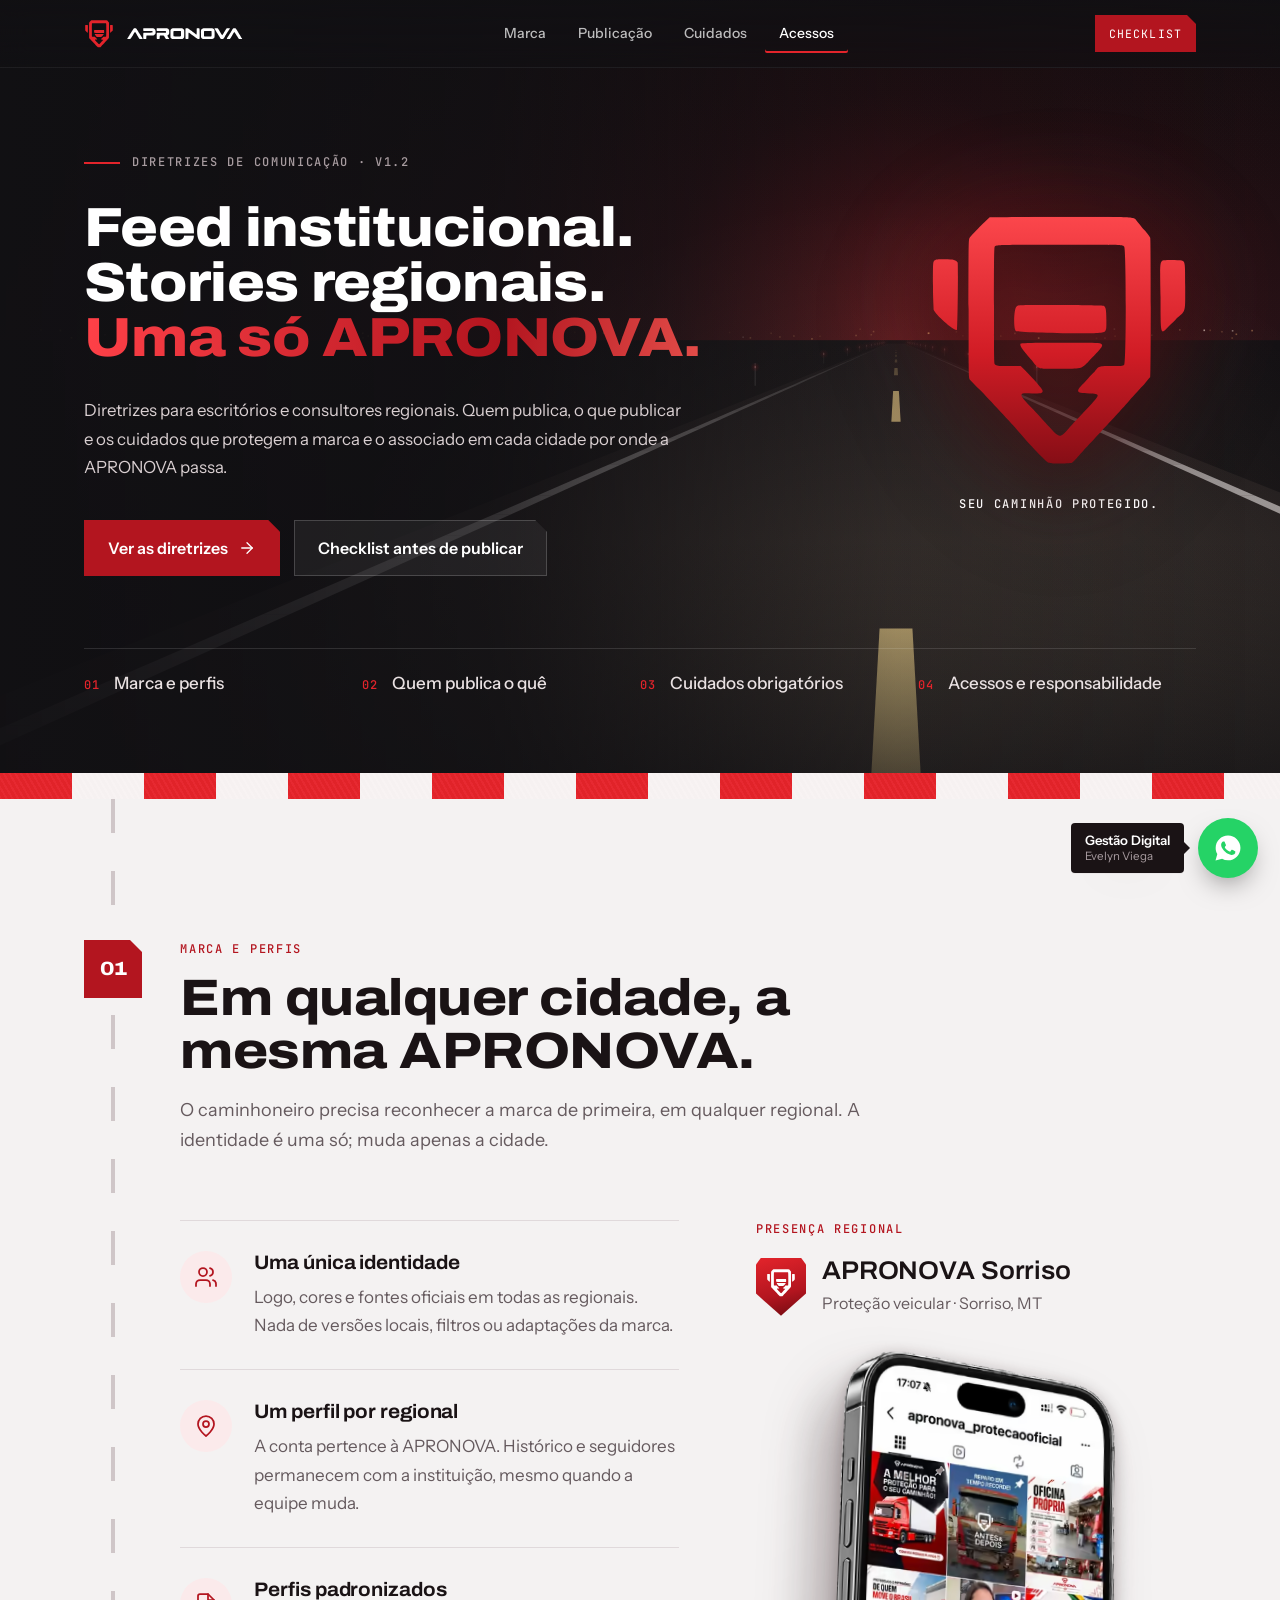
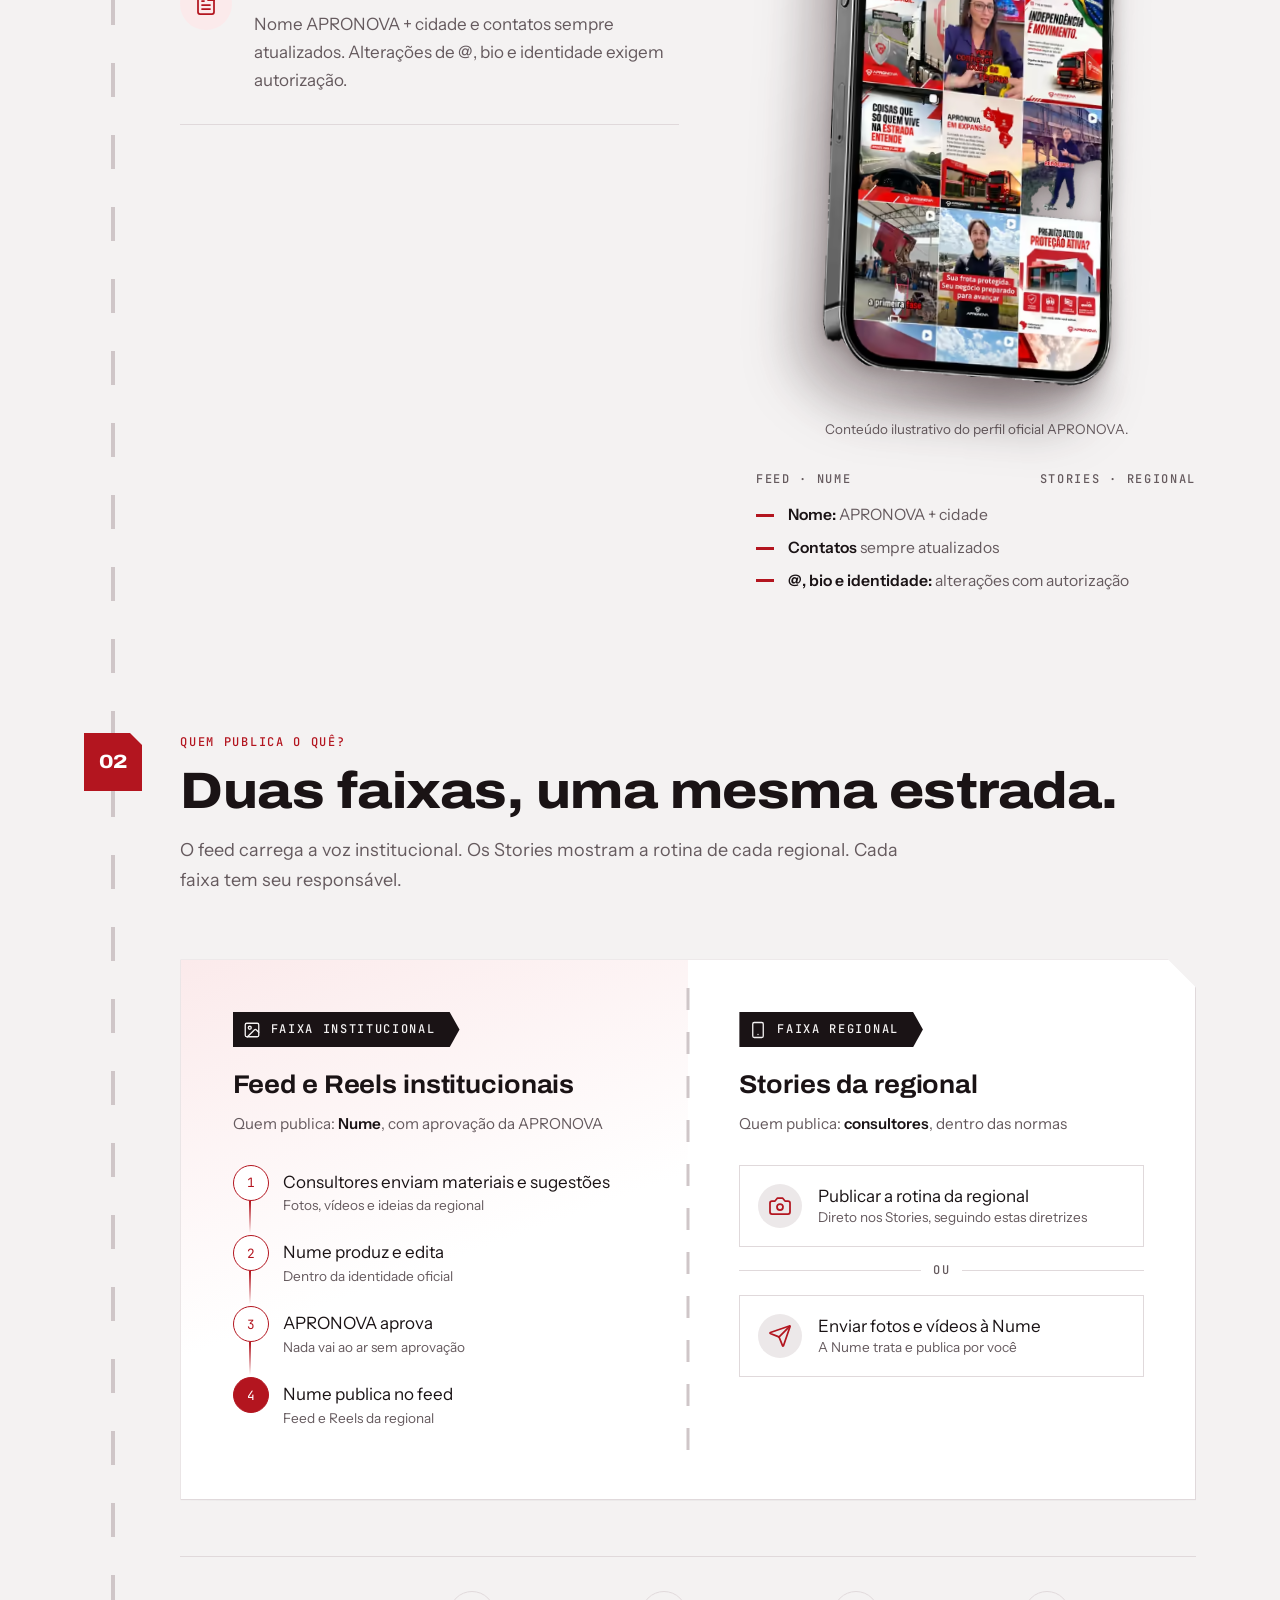
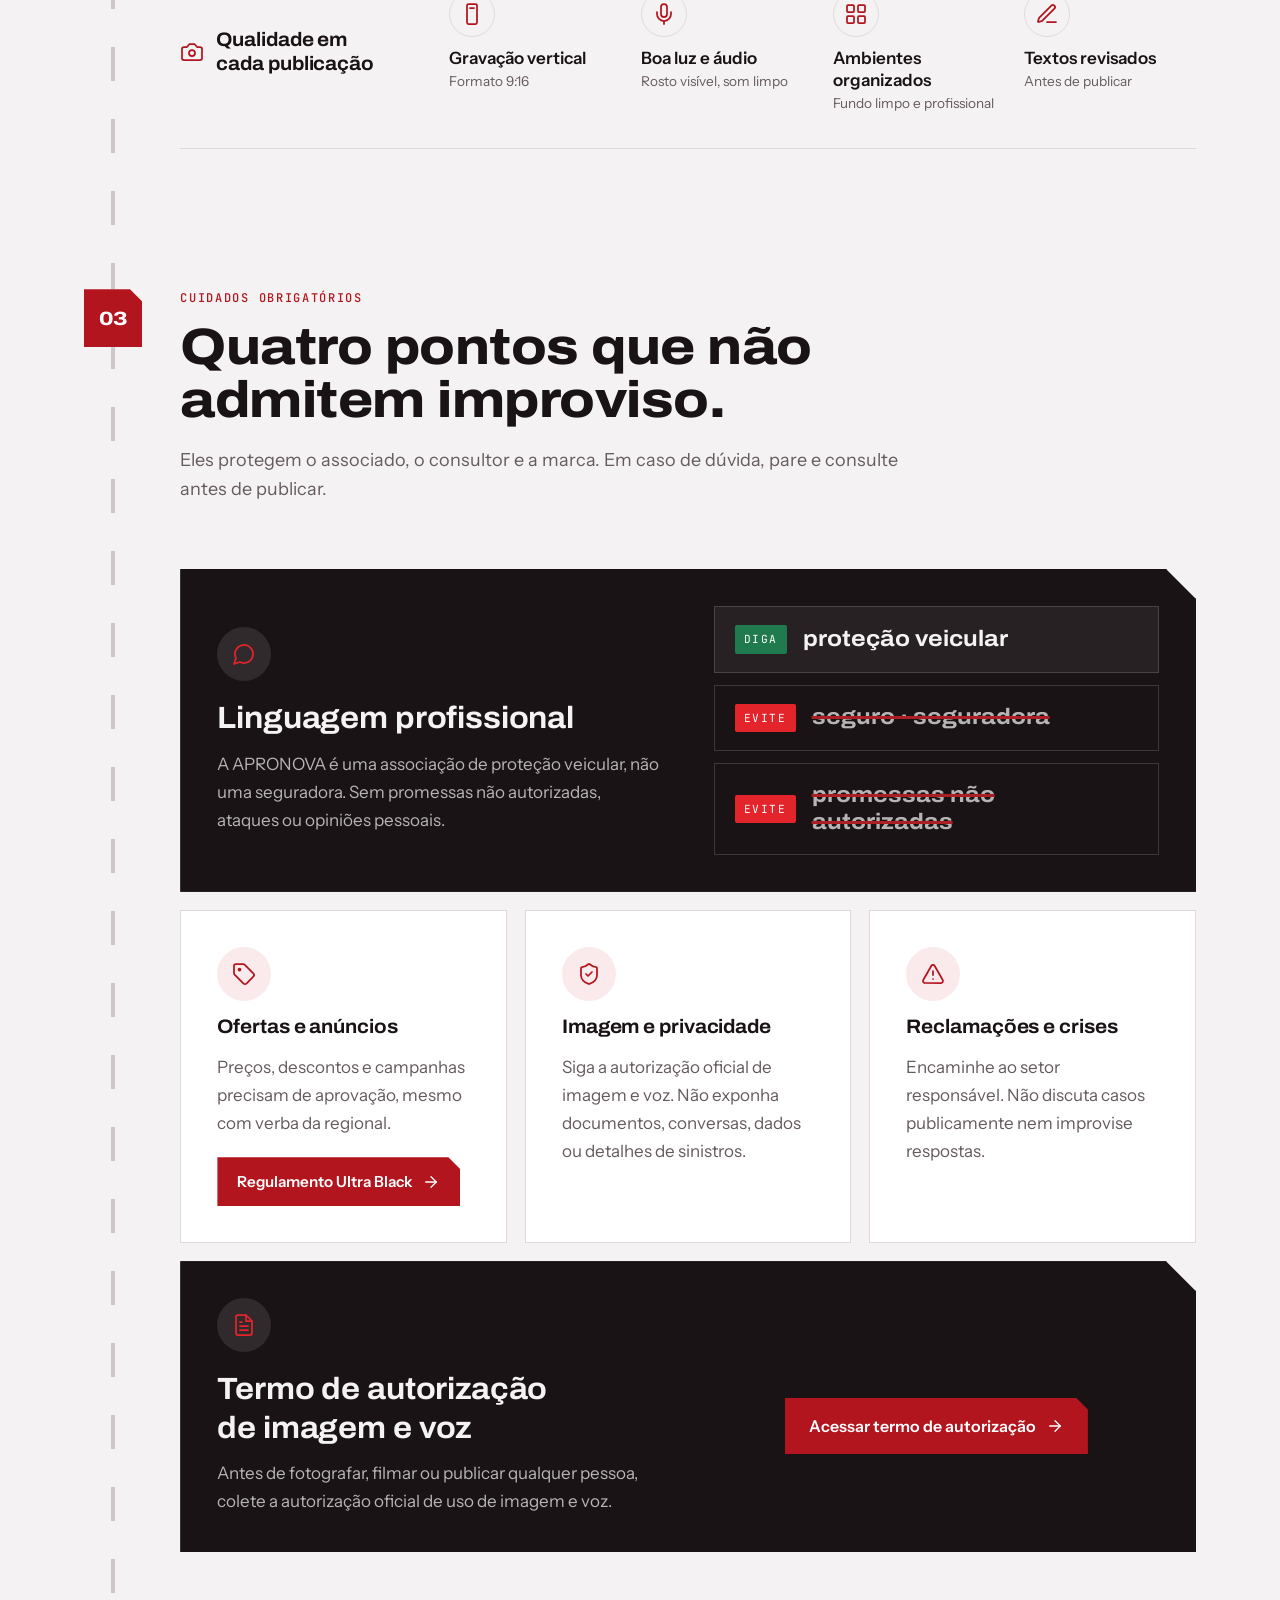
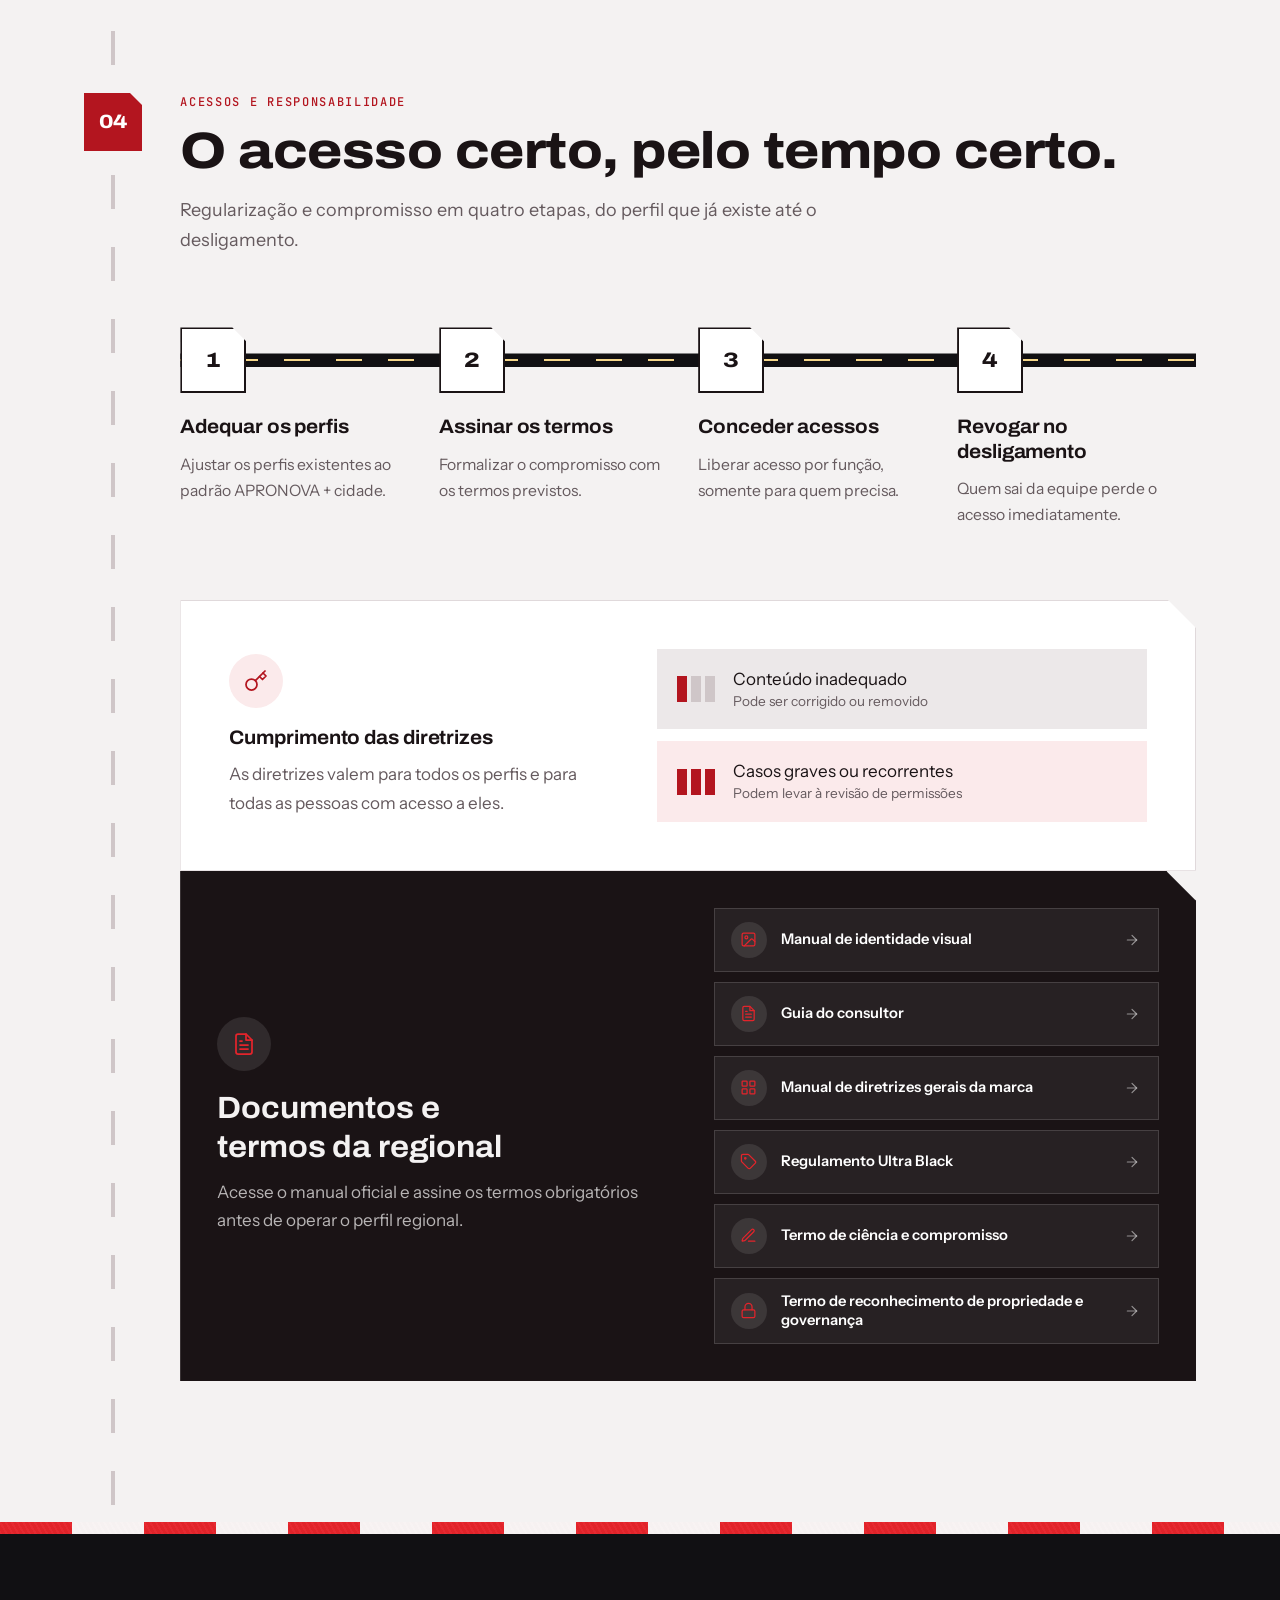
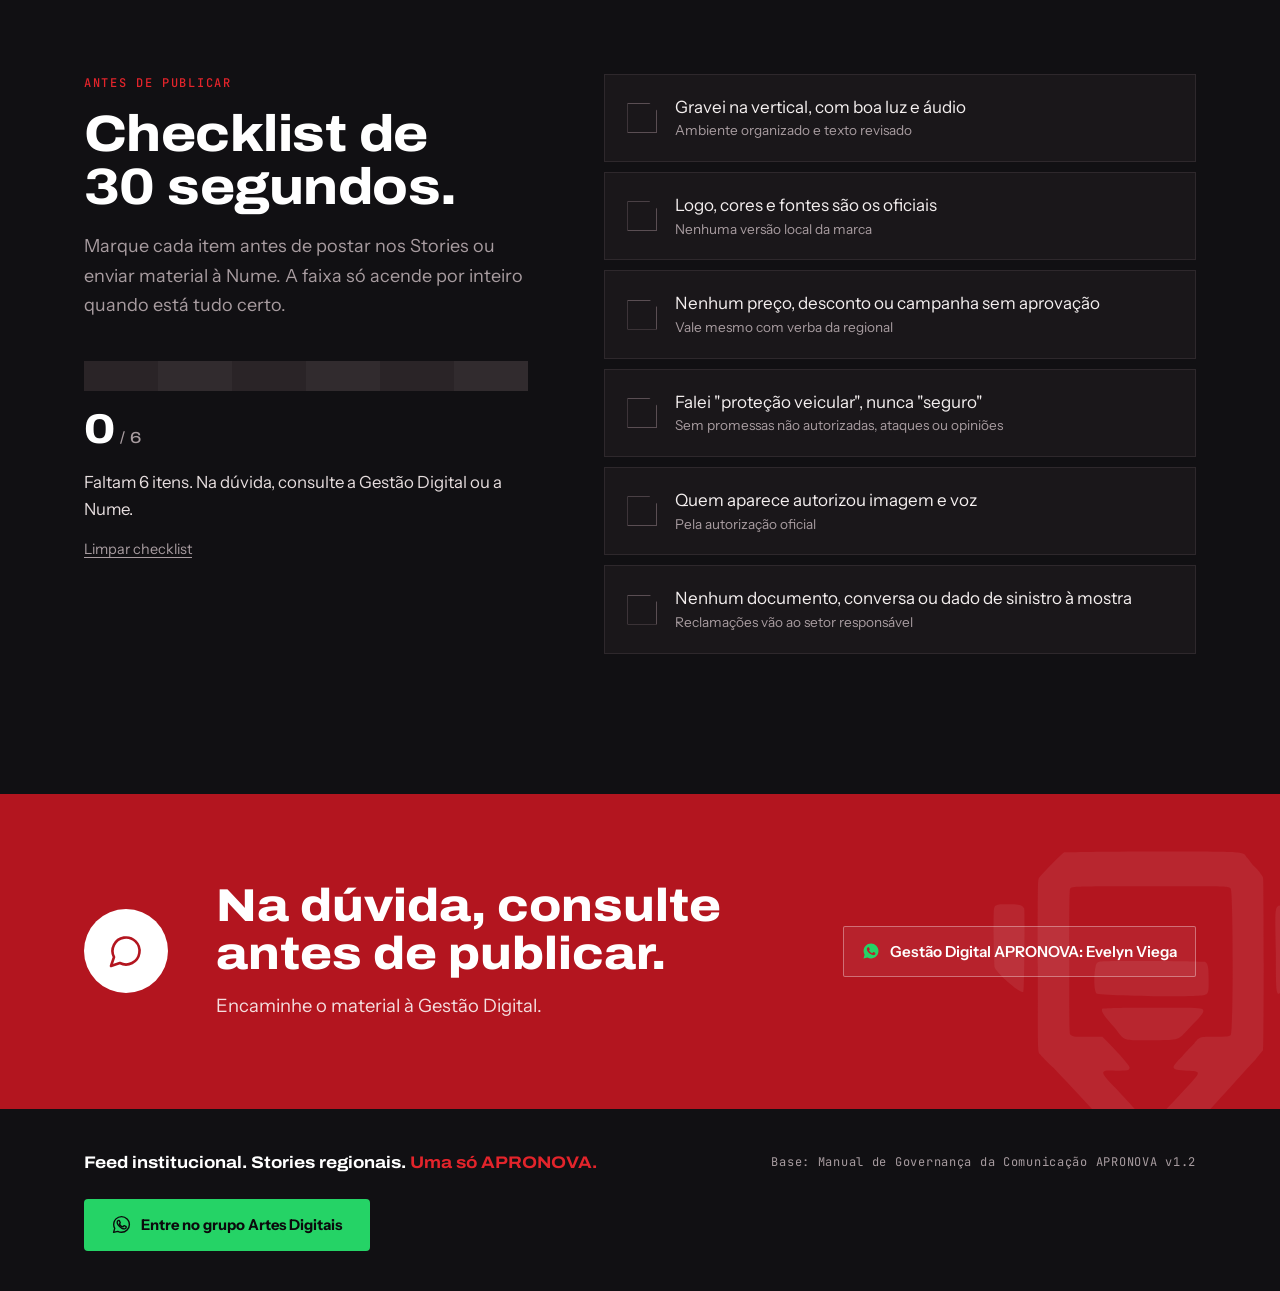
<file: index.html>
<!doctype html><html lang="pt-BR"><head>
<meta charset="utf-8">
<meta name="viewport" content="width=device-width,initial-scale=1"><title>Diretrizes APRONOVA</title>
<meta name="theme-color" content="#111013">
<link rel="icon" type="image/svg+xml" href="favicon.svg">
<meta property="og:title" content="Diretrizes de comunicação APRONOVA">
<meta property="og:description" content="Feed institucional. Stories regionais. Uma só APRONOVA. Diretrizes para escritórios e consultores regionais.">
<meta property="og:type" content="website">
<meta name="description" content="Diretrizes de comunicação APRONOVA para escritórios e consultores regionais.">
<link rel="preconnect" href="https://fonts.googleapis.com">
<link rel="preconnect" href="https://fonts.gstatic.com" crossorigin>
<link rel="stylesheet" href="https://fonts.googleapis.com/css2?family=Archivo:wdth,wght@62..125,400..900&family=Instrument+Sans:wght@400..700&family=JetBrains+Mono:wght@400;500&display=swap">
<link rel="stylesheet" href="style.css"></head><body>
<svg width="0" height="0" style="position:absolute" aria-hidden="true" focusable="false"><defs><g id="apn"><path id="apn-p" transform="translate(0.000000,565.000000) scale(1.000000,-1.000000)" d="M629 547 c-2 -1 -28 -27 -30 -31 -1 -3 -1 -12 -1 -103 0 -99 0 -99 2 -103 2 -2 9 -10 17 -17 16 -17 49 -52 57 -62 11 -13 37 -41 41 -42 2 -2 31 -1 34 0 1 1 4 4 7 7 2 2 12 14 23 25 33
36 39 42 53 58 8 9 18 20 22 24 4 5 8 10 9 11 1 4 1 200 0 203 0 1 -4 7 -9 12 -4 4 -8 10 -10 12 -5 7 3 7 -111 7 -56 0 -102 -1 -104 -1z m196 -43 c3 -4 3 -170 0 -172 -2 -2 -5 -2 -18 -2
-19 0 -19 0 -25 -8 -2 -2 -9 -9 -14 -15 -15 -15 -14 -16 6 -17 17 -1 17 0 -4 -23 -9 -10 -21 -22 -26 -28 -14 -15 -12 -15 -31 5 -8 9 -20 22 -26 28 -17 18 -16 19 3 18 14 0 16 0 16 4 0 2
-13 17 -25 29 l-7 7 -10 0 c-6 0 -13 0 -17 0 -6 0 -10 1 -11 3 -1 1 -1 39 -1 86 0 46 0 84 1 85 2 3 4 3 96 3 91 0 91 0 93 -3z M668 417 c-4 -3 -5 -32 -1 -36 2 -2 77 -4 114 -3 19 1 18 0
18 19 0 16 -1 19 -4 21 -2 0 -24 1 -64 1 -60 0 -61 0 -63 -2z M709 364 c-19 0 -35 -1 -35 -1 -2 -2 1 -7 7 -14 3 -4 9 -10 11 -13 9 -11 7 -10 40 -10 34 0 30 -1 46 16 21 22 22 22 -12 22
-13 0 -38 0 -57 0z M548 484 c-2 -3 -2 -3 -2 -36 0 -19 1 -34 1 -36 3 -8 32 -33 34 -29 1 2 2 96 1 98 -2 4 -6 5 -19 5 -11 0 -12 0 -15 -2z M881 484 c-4 -3 -4 -6 -3 -54 0 -55 0 -55 11
-43 4 4 10 9 13 13 13 11 12 7 12 46 0 35 0 36 -5 38 -5 1 -26 1 -28 0z M217 152 c-3 -1 -4 -5 -4 -18 1 -18 -6 -16 58 -16 61 1 57 2 57 -11 0 -5 -1 -8 -2 -9 -1 -1 -12 -2 -55 -2 -53 0
-53 0 -55 -3 -2 -2 -3 -2 -3 -36 0 -43 -2 -39 19 -39 16 0 19 1 19 6 0 26 1 34 2 36 2 1 5 2 43 2 l41 0 8 4 c18 9 22 16 21 42 -1 20 -2 24 -10 32 -8 8 -15 11 -30 12 -17 1 -106 1 -109
0z M972 152 c-20 -1 -23 -2 -33 -11 -11 -10 -11 -9 -11 -58 0 -39 1 -43 2 -46 4 -7 15 -16 22 -18 2 0 29 -1 61 -1 70 0 70 0 81 18 4 7 4 87 0 96 -5 9 -16 18 -28 20 -5 1 -64 1 -94 0z
m85 -36 c3 -3 3 -59 0 -63 -2 -2 -2 -2 -42 -3 -22 0 -42 0 -44 0 -6 2 -6 4 -6 36 1 28 1 28 4 30 4 3 84 3 88 0z M101 151 c-2 0 -4 -2 -5 -3 -3 -2 -20 -28 -35 -52 -6 -9 -11 -18 -12 -20
-2 -2 -4 -6 -7 -10 -2 -4 -5 -9 -7 -11 -1 -3 -5 -10 -8 -14 -4 -5 -7 -11 -9 -13 -5 -9 -3 -10 17 -10 21 0 20 0 28 12 6 10 31 50 38 63 9 14 11 15 16 6 1 -3 3 -6 4 -7 1 -1 4 -6 6 -9 7
-13 18 -31 24 -41 3 -5 7 -12 9 -15 6 -10 6 -10 24 -9 26 0 26 -1 10 24 -5 7 -12 18 -16 26 -11 17 -18 28 -24 38 -3 5 -8 13 -11 18 -10 15 -15 23 -18 25 -3 3 -18 4 -24 2z M382 150 c-2
-2 -3 -3 -3 -14 0 -20 -6 -18 56 -18 28 1 52 1 54 0 8 -2 10 -20 2 -22 -1 0 -26 0 -55 0 -52 0 -52 0 -54 -3 -2 -2 -2 -2 -2 -37 0 -43 -2 -39 21 -38 16 0 15 -1 16 21 1 19 1 21 4 21 0 1
11 1 22 1 26 0 25 1 32 -13 14 -24 16 -28 18 -29 3 -1 38 -1 40 0 2 2 1 5 -2 9 -6 9 -20 30 -20 32 0 2 2 4 6 6 4 2 13 10 15 14 4 7 4 43 0 50 -3 7 -10 15 -17 18 -6 4 -6 4 -69 4 -60 0
-62 0 -64 -2z M578 151 c-9 -2 -20 -10 -25 -19 l-3 -5 0 -43 c0 -48 -1 -47 8 -56 10 -10 8 -9 69 -10 55 -1 65 -1 71 1 8 3 18 13 21 22 2 7 2 82 0 88 -3 7 -9 14 -19 18 l-8 5 -55 0 c-31
0 -57 -1 -59 -1z m100 -35 c4 -3 4 -60 0 -64 -5 -4 -86 -3 -89 1 -3 4 -3 58 0 62 2 3 2 3 44 3 41 0 43 0 45 -2z M741 151 c-5 -2 -5 -1 -5 -68 0 -60 0 -62 2 -63 3 -3 30 -3 33 0 2 1 2 5
2 38 0 19 1 36 1 37 2 3 5 2 11 -3 4 -3 14 -11 24 -18 36 -25 49 -34 61 -44 14 -11 17 -13 26 -13 7 0 12 2 14 5 3 5 2 124 -1 127 -2 3 -25 4 -30 2 -4 -2 -4 -1 -4 -40 -1 -35 -1 -38 -5
-37 -1 1 -10 8 -37 29 -22 16 -59 44 -62 46 -4 3 -26 4 -30 2z M1098 151 c-3 -2 -2 -5 1 -10 1 -2 6 -9 10 -16 4 -7 14 -24 23 -38 47 -78 40 -69 56 -69 9 0 13 0 15 2 3 1 14 17 23 33 10
15 42 67 52 82 11 17 12 17 -13 17 -22 0 -20 1 -33 -21 -6 -10 -12 -20 -14 -22 -1 -2 -2 -4 -2 -5 0 0 -3 -5 -6 -10 -4 -6 -9 -14 -11 -17 -7 -14 -9 -14 -15 -4 -2 4 -6 11 -9 15 -2 3 -10
17 -18 30 -17 28 -19 32 -23 33 -3 1 -34 1 -36 0z M1330 150 c-4 -2 -14 -15 -22 -30 -7 -12 -20 -33 -33 -53 -24 -36 -29 -47 -25 -48 3 -2 34 -1 36 0 2 1 10 13 17 25 3 5 24 40 33 54 4 7
8 7 11 1 2 -4 4 -7 11 -18 2 -3 9 -15 16 -26 24 -42 21 -38 44 -37 20 0 22 1 17 9 -5 7 -15 23 -19 30 -2 3 -7 11 -11 17 -4 6 -11 17 -15 24 -10 16 -29 47 -31 49 -4 4 -23 7 -29 3z"/></g>
<clipPath id="apn-clip"><use href="#apn-p"/></clipPath><linearGradient id="apn-base" x1="0" y1="0" x2="0" y2="1"><stop offset="0" stop-color="#FF4A4F"/><stop offset=".55" stop-color="#D11C25"/><stop offset="1" stop-color="#7E0C14"/></linearGradient><linearGradient id="apn-sheen" gradientUnits="userSpaceOnUse" x1="520" y1="0" x2="940" y2="395"><stop offset="0" stop-color="#fff" stop-opacity="0"/><stop offset=".44" stop-color="#fff" stop-opacity="0"/><stop offset=".49" stop-color="#FFF6EE" stop-opacity=".95"/><stop offset=".52" stop-color="#BFE9FF" stop-opacity=".55"/><stop offset=".57" stop-color="#fff" stop-opacity="0"/><stop offset="1" stop-color="#fff" stop-opacity="0"/><animateTransform id="sheen-anim" attributeName="gradientTransform" type="translate" values="-640 -600; -640 -600; 640 600" keyTimes="0; .35; 1" dur="4.8s" repeatCount="indefinite"/></linearGradient></defs>
<symbol id="i-users" viewBox="0 0 24 24"><path d="M16 21v-2a4 4 0 0 0-4-4H6a4 4 0 0 0-4 4v2"/><circle cx="9" cy="7" r="4"/><path d="M22 21v-2a4 4 0 0 0-3-3.87"/><path d="M16 3.13a4 4 0 0 1 0 7.75"/></symbol>
<symbol id="i-pin" viewBox="0 0 24 24"><path d="M20 10c0 6-8 12-8 12s-8-6-8-12a8 8 0 0 1 16 0Z"/><circle cx="12" cy="10" r="3"/></symbol>
<symbol id="i-file" viewBox="0 0 24 24"><path d="M14 2H6a2 2 0 0 0-2 2v16a2 2 0 0 0 2 2h12a2 2 0 0 0 2-2V8z"/><path d="M14 2v6h6"/><path d="M16 13H8"/><path d="M16 17H8"/><path d="M10 9H8"/></symbol>
<symbol id="i-image" viewBox="0 0 24 24"><rect x="3" y="3" width="18" height="18" rx="2"/><circle cx="9" cy="9" r="2"/><path d="m21 15-3.09-3.09a2 2 0 0 0-2.82 0L6 21"/></symbol>
<symbol id="i-phone" viewBox="0 0 24 24"><rect x="5" y="2" width="14" height="20" rx="2"/><path d="M12 18h.01"/></symbol>
<symbol id="i-camera" viewBox="0 0 24 24"><path d="M14.5 4h-5L7 7H4a2 2 0 0 0-2 2v9a2 2 0 0 0 2 2h16a2 2 0 0 0 2-2V9a2 2 0 0 0-2-2h-3l-2.5-3z"/><circle cx="12" cy="13" r="3"/></symbol>
<symbol id="i-tag" viewBox="0 0 24 24"><path d="M12.586 2.586A2 2 0 0 0 11.172 2H4a2 2 0 0 0-2 2v7.172a2 2 0 0 0 .586 1.414l8.704 8.704a2.426 2.426 0 0 0 3.42 0l6.58-6.58a2.426 2.426 0 0 0 0-3.42z"/><circle cx="7.5" cy="7.5" r="1"/></symbol>
<symbol id="i-msg" viewBox="0 0 24 24"><path d="M7.9 20A9 9 0 1 0 4 16.1L2 22Z"/></symbol>
<symbol id="i-shield" viewBox="0 0 24 24"><path d="M20 13c0 5-3.5 7.5-7.66 8.95a1 1 0 0 1-.67-.01C7.5 20.5 4 18 4 13V6a1 1 0 0 1 1-1c2 0 4.5-1.2 6.24-2.72a1.17 1.17 0 0 1 1.52 0C14.51 3.81 17 5 19 5a1 1 0 0 1 1 1z"/><path d="m9 12 2 2 4-4"/></symbol>
<symbol id="i-alert" viewBox="0 0 24 24"><path d="m21.73 18-8-14a2 2 0 0 0-3.48 0l-8 14A2 2 0 0 0 4 21h16a2 2 0 0 0 1.73-3"/><path d="M12 9v4"/><path d="M12 17h.01"/></symbol>
<symbol id="i-key" viewBox="0 0 24 24"><circle cx="7.5" cy="15.5" r="5.5"/><path d="m21 2-9.6 9.6"/><path d="m15.5 7.5 3 3L22 7l-3-3"/></symbol>
<symbol id="i-check" viewBox="0 0 24 24"><path d="M20 6 9 17l-5-5"/></symbol>
<symbol id="i-lock" viewBox="0 0 24 24"><rect x="3" y="11" width="18" height="11" rx="2"/><path d="M7 11V7a5 5 0 0 1 10 0v4"/></symbol>
<symbol id="i-mic" viewBox="0 0 24 24"><path d="M12 2a3 3 0 0 0-3 3v7a3 3 0 0 0 6 0V5a3 3 0 0 0-3-3Z"/><path d="M19 10v2a7 7 0 0 1-14 0v-2"/><path d="M12 19v3"/></symbol>
<symbol id="i-grid" viewBox="0 0 24 24"><rect x="3" y="3" width="7" height="7" rx="1"/><rect x="14" y="3" width="7" height="7" rx="1"/><rect x="14" y="14" width="7" height="7" rx="1"/><rect x="3" y="14" width="7" height="7" rx="1"/></symbol>
<symbol id="i-pen" viewBox="0 0 24 24"><path d="M12 20h9"/><path d="M16.376 3.622a1 1 0 0 1 3.002 3.002L7.368 18.635a2 2 0 0 1-.855.506l-2.872.838a.5.5 0 0 1-.62-.62l.838-2.872a2 2 0 0 1 .506-.854z"/></symbol>
<symbol id="i-arrow" viewBox="0 0 24 24"><path d="M5 12h14"/><path d="m12 5 7 7-7 7"/></symbol>
<symbol id="i-send" viewBox="0 0 24 24"><path d="M14.536 21.686a.5.5 0 0 0 .937-.024l6.5-19a.496.496 0 0 0-.635-.635l-19 6.5a.5.5 0 0 0-.024.937l7.93 3.18a2 2 0 0 1 1.112 1.11z"/><path d="m21.854 2.147-10.94 10.939"/></symbol>
<symbol id="i-vertical" viewBox="0 0 24 24"><rect x="7" y="2" width="10" height="20" rx="1.5"/><path d="M10 6h4"/></symbol>
<symbol id="i-whatsapp" viewBox="0 0 24 24"><path d="M12.04 2C6.58 2 2.13 6.45 2.13 11.91c0 1.75.46 3.45 1.32 4.95L2 22l5.25-1.38a9.9 9.9 0 0 0 4.79 1.22h.01c5.46 0 9.91-4.45 9.91-9.91 0-2.65-1.03-5.14-2.9-7.01A9.82 9.82 0 0 0 12.04 2zm5.82 14.09c-.24.68-1.4 1.32-1.93 1.4-.49.08-1.11.11-1.79-.11-.41-.13-.94-.3-1.62-.6-2.85-1.23-4.71-4.08-4.85-4.27-.14-.19-1.16-1.54-1.16-2.94 0-1.4.73-2.08.99-2.37.26-.28.56-.35.75-.35.19 0 .38 0 .54.01.17.01.41-.07.64.49.24.58.81 2 .88 2.14.07.14.12.31.02.5-.09.19-.14.31-.28.48-.14.17-.29.37-.42.5-.14.14-.28.29-.12.57.16.28.71 1.17 1.52 1.9 1.05.94 1.93 1.23 2.21 1.37.28.14.44.12.61-.07.17-.19.71-.83.9-1.12.19-.28.38-.23.63-.14.26.09 1.64.77 1.92.91.28.14.47.21.54.33.07.12.07.68-.17 1.36z"/></symbol>
</svg><nav class="nav" aria-label="Seções"><div class="wrap"><a class="brand" href="#topo" aria-label="APRONOVA, início"><svg class="m" viewBox="530 0 400 390" aria-hidden="true"><use href="#apn"/></svg><svg class="w" viewBox="0 398 1460 160" aria-hidden="true"><use href="#apn"/></svg></a><ul><li><a class="lk" href="#marca">Marca</a></li>
<li><a class="lk" href="#publicacao">Publicação</a></li>
<li><a class="lk" href="#cuidados">Cuidados</a></li>
<li><a class="lk" href="#acessos">Acessos</a></li>
</ul>
<a class="cta-mini" href="#checklist">Checklist</a></div>
</nav>
<header class="hero" id="topo"><canvas id="road" aria-hidden="true"></canvas><div class="wrap"><div class="hero-grid"><div><span class="eyebrow label">Diretrizes de comunicação · v1.2</span><h1 class="h1"><span class="ln dim">Feed institucional.</span><span class="ln dim">Stories regionais.</span><span class="ln flow">Uma só APRONOVA.</span></h1>
<p class="lead">Diretrizes para escritórios e consultores regionais. Quem publica, o que publicar e os cuidados que protegem a marca e o associado em cada cidade por onde a APRONOVA passa.</p>
<div class="hero-actions"><a class="btn btn-red" href="#marca">Ver as diretrizes <svg class="ico" aria-hidden="true"><use href="#i-arrow"/></svg></a><a class="btn btn-ghost" href="#checklist">Checklist antes de publicar</a></div>
</div>
<div class="emblem" aria-hidden="true"><svg viewBox="530 0 400 390"><rect x="520" y="0" width="420" height="395" fill="url(#apn-base)" clip-path="url(#apn-clip)"/><rect x="520" y="0" width="420" height="395" fill="url(#apn-sheen)" clip-path="url(#apn-clip)"/></svg><p class="tag label"><b>Seu caminhão protegido.</b></p>
</div>
</div>
<nav class="hero-index" aria-label="Índice"><a href="#marca"><span>01</span>Marca e perfis</a><a href="#publicacao"><span>02</span>Quem publica o quê</a><a href="#cuidados"><span>03</span>Cuidados obrigatórios</a><a href="#acessos"><span>04</span>Acessos e responsabilidade</a></nav>
</div>
</header>
<div class="tape" role="presentation"></div>
<main class="route"><section class="sec" id="marca"><div class="wrap"><div class="sec-head"><div class="plate">01</div>
<div><span class="label">Marca e perfis</span><h2 class="h2">Em qualquer cidade, a mesma APRONOVA.</h2>
<p class="intro">O caminhoneiro precisa reconhecer a marca de primeira, em qualquer regional. A identidade é uma só; muda apenas a cidade.</p>
</div>
</div>
<div class="body marca"><div class="pillars"><div class="pillar lit reveal"><div class="ib"><svg class="ico" aria-hidden="true"><use href="#i-users"/></svg></div>
<div><h3 class="h3">Uma única identidade</h3>
<p>Logo, cores e fontes oficiais em todas as regionais. Nada de versões locais, filtros ou adaptações da marca.</p>
</div>
</div>
<div class="pillar lit reveal"><div class="ib"><svg class="ico" aria-hidden="true"><use href="#i-pin"/></svg></div>
<div><h3 class="h3">Um perfil por regional</h3>
<p>A conta pertence à APRONOVA. Histórico e seguidores permanecem com a instituição, mesmo quando a equipe muda.</p>
</div>
</div>
<div class="pillar lit reveal"><div class="ib"><svg class="ico" aria-hidden="true"><use href="#i-file"/></svg></div>
<div><h3 class="h3">Perfis padronizados</h3>
<p>Nome APRONOVA + cidade e contatos sempre atualizados. Alterações de @, bio e identidade exigem autorização.</p>
</div>
</div>
</div>
<div class="presence reveal"><span class="label presence-kicker">Presença regional</span>
<div class="presence-id"><span class="badge" aria-hidden="true"><svg viewBox="530 0 400 390"><use href="#apn"/></svg></span><div><div class="pid-name">APRONOVA Sorriso</div><div class="pid-sub">Proteção veicular · Sorriso, MT</div></div></div>
<figure class="device-wrap"><div class="device"><div class="device-tilt"><img src="phone.avif" width="440" height="936" alt="Perfil oficial da APRONOVA no Instagram, com o feed institucional em grade" decoding="async"><span class="device-sheen" aria-hidden="true"></span></div></div><span class="device-shadow" aria-hidden="true"></span></figure>
<p class="presence-cap">Conteúdo ilustrativo do perfil oficial APRONOVA.</p>
<div class="feed-cap label"><span>Feed · Nume</span><span>Stories · Regional</span></div>
<ul class="rules"><li><span><strong>Nome:</strong> APRONOVA + cidade</span></li><li><span><strong>Contatos</strong> sempre atualizados</span></li><li><span><strong>@, bio e identidade:</strong> alterações com autorização</span></li></ul>
</div>
</div>
</div>
</section>
<section class="sec" id="publicacao"><div class="wrap"><div class="sec-head"><div class="plate">02</div>
<div><span class="label">Quem publica o quê?</span><h2 class="h2">Duas faixas, uma mesma estrada.</h2>
<p class="intro">O feed carrega a voz institucional. Os Stories mostram a rotina de cada regional. Cada faixa tem seu responsável.</p>
</div>
</div>
<div class="body"><div class="lanes chamfer reveal"><div class="lane inst"><span class="sign label"><svg class="ico" aria-hidden="true"><use href="#i-image"/></svg>Faixa institucional</span><h3 class="h3">Feed e Reels institucionais</h3>
<p class="who">Quem publica: <b>Nume</b>, com aprovação da APRONOVA</p>
<ol class="steps"><li><span>Consultores enviam materiais e sugestões<small>Fotos, vídeos e ideias da regional</small></span></li>
<li><span>Nume produz e edita<small>Dentro da identidade oficial</small></span></li>
<li><span>APRONOVA aprova<small>Nada vai ao ar sem aprovação</small></span></li>
<li><span>Nume publica no feed<small>Feed e Reels da regional</small></span></li>
</ol>
</div>
<div class="lane"><span class="sign label"><svg class="ico" aria-hidden="true"><use href="#i-phone"/></svg>Faixa regional</span><h3 class="h3">Stories da regional</h3>
<p class="who">Quem publica: <b>consultores</b>, dentro das normas</p>
<div class="or"><div class="opt"><div class="ib"><svg class="ico" aria-hidden="true"><use href="#i-camera"/></svg></div>
<p>Publicar a rotina da regional<small>Direto nos Stories, seguindo estas diretrizes</small></p>
</div>
<div class="sep label">ou</div>
<div class="opt"><div class="ib"><svg class="ico" aria-hidden="true"><use href="#i-send"/></svg></div>
<p>Enviar fotos e vídeos à Nume<small>A Nume trata e publica por você</small></p>
</div>
</div>
</div>
</div>
<div class="quality reveal"><h3 class="h3"><svg class="ico" aria-hidden="true"><use href="#i-camera"/></svg>Qualidade em cada publicação</h3>
<div class="qgrid"><div class="q"><div class="ib"><svg class="ico" aria-hidden="true"><use href="#i-vertical"/></svg></div>
<p>Gravação vertical<br><small>Formato 9:16</small></p>
</div>
<div class="q"><div class="ib"><svg class="ico" aria-hidden="true"><use href="#i-mic"/></svg></div>
<p>Boa luz e áudio<br><small>Rosto visível, som limpo</small></p>
</div>
<div class="q"><div class="ib"><svg class="ico" aria-hidden="true"><use href="#i-grid"/></svg></div>
<p>Ambientes organizados<br><small>Fundo limpo e profissional</small></p>
</div>
<div class="q"><div class="ib"><svg class="ico" aria-hidden="true"><use href="#i-pen"/></svg></div>
<p>Textos revisados<br><small>Antes de publicar</small></p>
</div>
</div>
</div>
</div>
</div>
</section>
<section class="sec" id="cuidados"><div class="wrap"><div class="sec-head"><div class="plate">03</div>
<div><span class="label">Cuidados obrigatórios</span><h2 class="h2">Quatro pontos que não admitem improviso.</h2>
<p class="intro">Eles protegem o associado, o consultor e a marca. Em caso de dúvida, pare e consulte antes de publicar.</p>
</div>
</div>
<div class="body care"><article class="cc wide chamfer reveal"><div><div class="ib" style="margin-bottom:18px"><svg class="ico" aria-hidden="true"><use href="#i-msg"/></svg></div>
<h3 class="h3">Linguagem profissional</h3>
<p style="margin-top:12px">A APRONOVA é uma associação de proteção veicular, não uma seguradora. Sem promessas não autorizadas, ataques ou opiniões pessoais.</p>
</div>
<div class="say"><div class="row yes"><span class="tagp">Diga</span><span class="w">proteção veicular</span></div>
<div class="row no"><span class="tagp">Evite</span><span class="w">seguro · seguradora</span></div>
<div class="row no"><span class="tagp">Evite</span><span class="w">promessas não autorizadas</span></div>
</div>
</article>
<article class="cc lit reveal"><div class="ib"><svg class="ico" aria-hidden="true"><use href="#i-tag"/></svg></div>
<h3 class="h3">Ofertas e anúncios</h3>
<p>Preços, descontos e campanhas precisam de aprovação, mesmo com verba da regional.</p>
<a class="btn btn-red btn-sm" href="https://docs.google.com/document/d/15hPGSMzX95xqMYam_agBnU_0QZNec-K2/edit?usp=sharing&ouid=115999311834026701258&rtpof=true&sd=true" target="_blank" rel="noopener">Regulamento Ultra Black <svg class="ico" aria-hidden="true"><use href="#i-arrow"/></svg></a>
</article>
<article class="cc lit reveal"><div class="ib"><svg class="ico" aria-hidden="true"><use href="#i-shield"/></svg></div>
<h3 class="h3">Imagem e privacidade</h3>
<p>Siga a autorização oficial de imagem e voz. Não exponha documentos, conversas, dados ou detalhes de sinistros.</p>
</article>
<article class="cc lit alert reveal"><div class="ib"><svg class="ico" aria-hidden="true"><use href="#i-alert"/></svg></div>
<h3 class="h3">Reclamações e crises</h3>
<p>Encaminhe ao setor responsável. Não discuta casos publicamente nem improvise respostas.</p>
</article>
<article class="cc wide chamfer reveal auth-cta"><div><div class="ib" style="margin-bottom:18px"><svg class="ico" aria-hidden="true"><use href="#i-file"/></svg></div>
<h3 class="h3">Termo de autorização de imagem e voz</h3>
<p style="margin-top:12px">Antes de fotografar, filmar ou publicar qualquer pessoa, colete a autorização oficial de uso de imagem e voz.</p>
</div>
<div class="hero-actions" style="justify-content:center"><a class="btn btn-red" href="https://docs.google.com/forms/d/e/1FAIpQLSeZDqoa9nGOHtjI-oqkvRG4uuX-mpaJtaLEymn-RT_DI3qh9A/viewform?usp=sharing&ouid=100892013438287894046" target="_blank" rel="noopener">Acessar termo de autorização <svg class="ico" aria-hidden="true"><use href="#i-arrow"/></svg></a></div>
</article>
</div>
</div>
</section>
<section class="sec" id="acessos"><div class="wrap"><div class="sec-head"><div class="plate">04</div>
<div><span class="label">Acessos e responsabilidade</span><h2 class="h2">O acesso certo, pelo tempo certo.</h2>
<p class="intro">Regularização e compromisso em quatro etapas, do perfil que já existe até o desligamento.</p>
</div>
</div>
<div class="body"><div class="road reveal"><div class="stop"><div class="km">1</div>
<h3 class="h3">Adequar os perfis</h3>
<p>Ajustar os perfis existentes ao padrão APRONOVA + cidade.</p>
</div>
<div class="stop"><div class="km">2</div>
<h3 class="h3">Assinar os termos</h3>
<p>Formalizar o compromisso com os termos previstos.</p>
</div>
<div class="stop"><div class="km">3</div>
<h3 class="h3">Conceder acessos</h3>
<p>Liberar acesso por função, somente para quem precisa.</p>
</div>
<div class="stop"><div class="km">4</div>
<h3 class="h3">Revogar no desligamento</h3>
<p>Quem sai da equipe perde o acesso imediatamente.</p>
</div>
</div>
<div class="enforce chamfer reveal"><div><div class="ib"><svg class="ico" aria-hidden="true"><use href="#i-key"/></svg></div>
<h3 class="h3">Cumprimento das diretrizes</h3>
<p>As diretrizes valem para todos os perfis e para todas as pessoas com acesso a eles.</p>
</div>
<div class="levels"><div class="lvl l1"><span class="bar" aria-hidden="true"><i></i><i></i><i></i></span><p>Conteúdo inadequado<small>Pode ser corrigido ou removido</small></p>
</div>
<div class="lvl l2"><span class="bar" aria-hidden="true"><i></i><i></i><i></i></span><p>Casos graves ou recorrentes<small>Podem levar à revisão de permissões</small></p>
</div>
</div>
</div>
<article class="cc wide chamfer reveal docs-cta"><div><div class="ib" style="margin-bottom:18px"><svg class="ico" aria-hidden="true"><use href="#i-file"/></svg></div>
<h3 class="h3">Documentos e termos da regional</h3>
<p style="margin-top:12px">Acesse o manual oficial e assine os termos obrigatórios antes de operar o perfil regional.</p>
</div>
<div class="doc-links">
<a class="doc-link" href="https://drive.google.com/file/d/1jjr7LyIbxkj4aa_VFfDfLaN94IUOBX1W/view?usp=share_link" target="_blank" rel="noopener"><span class="ib"><svg class="ico" aria-hidden="true"><use href="#i-image"/></svg></span><span class="doc-link-t">Manual de identidade visual</span><svg class="ico arr" aria-hidden="true"><use href="#i-arrow"/></svg></a>
<a class="doc-link" href="https://docs.google.com/document/d/1Q_Q-b66lin9G_TEW-RFKDCEnqfah5cZW-IfC5_PTTw4/edit?usp=sharing" target="_blank" rel="noopener"><span class="ib"><svg class="ico" aria-hidden="true"><use href="#i-file"/></svg></span><span class="doc-link-t">Guia do consultor</span><svg class="ico arr" aria-hidden="true"><use href="#i-arrow"/></svg></a>
<a class="doc-link" href="https://docs.google.com/document/d/1stzxfEeLuviEleTCzqr0O6nvtd9bFqMncXwRZuAje3E/edit?usp=sharing" target="_blank" rel="noopener"><span class="ib"><svg class="ico" aria-hidden="true"><use href="#i-grid"/></svg></span><span class="doc-link-t">Manual de diretrizes gerais da marca</span><svg class="ico arr" aria-hidden="true"><use href="#i-arrow"/></svg></a>
<a class="doc-link" href="https://docs.google.com/document/d/15hPGSMzX95xqMYam_agBnU_0QZNec-K2/edit?usp=sharing&ouid=115999311834026701258&rtpof=true&sd=true" target="_blank" rel="noopener"><span class="ib"><svg class="ico" aria-hidden="true"><use href="#i-tag"/></svg></span><span class="doc-link-t">Regulamento Ultra Black</span><svg class="ico arr" aria-hidden="true"><use href="#i-arrow"/></svg></a>
<a class="doc-link" href="https://docs.google.com/forms/d/e/1FAIpQLSfEcMYTbZy8fCdZ2a1cM8PzN1avmzPobIGlnoUR9f-c1R6mrw/viewform?usp=publish-editor" target="_blank" rel="noopener"><span class="ib"><svg class="ico" aria-hidden="true"><use href="#i-pen"/></svg></span><span class="doc-link-t">Termo de ciência e compromisso</span><svg class="ico arr" aria-hidden="true"><use href="#i-arrow"/></svg></a>
<a class="doc-link" href="https://docs.google.com/forms/d/e/1FAIpQLSeiDPm4Lk98yo_oSzGkYqxqQRyEooC6-ALQwMBJsessvHGl-g/viewform?usp=publish-editor" target="_blank" rel="noopener"><span class="ib"><svg class="ico" aria-hidden="true"><use href="#i-lock"/></svg></span><span class="doc-link-t">Termo de reconhecimento de propriedade e governança</span><svg class="ico arr" aria-hidden="true"><use href="#i-arrow"/></svg></a>
</div>
</article>
</div>
</div>
</section>
</main>
<div class="tape slim" role="presentation"></div>
<section class="check" id="checklist"><div class="wrap check-grid"><div><span class="label">Antes de publicar</span><h2 class="h2">Checklist de 30 segundos.</h2>
<p class="intro">Marque cada item antes de postar nos Stories ou enviar material à Nume. A faixa só acende por inteiro quando está tudo certo.</p>
<div class="meter" id="meter"><div class="tape6" aria-hidden="true"><i></i><i></i><i></i><i></i><i></i><i></i></div>
<div class="count"><span class="num"><span id="n">0</span><small> / 6</small></span></div>
<p class="msg" id="msg" aria-live="polite">Faltam 6 itens. Na dúvida, consulte a Gestão Digital ou a Nume.</p>
<button class="reset" type="button" id="reset">Limpar checklist</button></div>
</div>
<ul class="items"><li class="item"><input type="checkbox" id="c1"><label for="c1"><span class="box"><svg class="ico" aria-hidden="true"><use href="#i-check"/></svg></span><span class="t">Gravei na vertical, com boa luz e áudio<small>Ambiente organizado e texto revisado</small></span></label></li>
<li class="item"><input type="checkbox" id="c2"><label for="c2"><span class="box"><svg class="ico" aria-hidden="true"><use href="#i-check"/></svg></span><span class="t">Logo, cores e fontes são os oficiais<small>Nenhuma versão local da marca</small></span></label></li>
<li class="item"><input type="checkbox" id="c3"><label for="c3"><span class="box"><svg class="ico" aria-hidden="true"><use href="#i-check"/></svg></span><span class="t">Nenhum preço, desconto ou campanha sem aprovação<small>Vale mesmo com verba da regional</small></span></label></li>
<li class="item"><input type="checkbox" id="c4"><label for="c4"><span class="box"><svg class="ico" aria-hidden="true"><use href="#i-check"/></svg></span><span class="t">Falei "proteção veicular", nunca "seguro"<small>Sem promessas não autorizadas, ataques ou opiniões</small></span></label></li>
<li class="item"><input type="checkbox" id="c5"><label for="c5"><span class="box"><svg class="ico" aria-hidden="true"><use href="#i-check"/></svg></span><span class="t">Quem aparece autorizou imagem e voz<small>Pela autorização oficial</small></span></label></li>
<li class="item"><input type="checkbox" id="c6"><label for="c6"><span class="box"><svg class="ico" aria-hidden="true"><use href="#i-check"/></svg></span><span class="t">Nenhum documento, conversa ou dado de sinistro à mostra<small>Reclamações vão ao setor responsável</small></span></label></li>
</ul>
</div>
</section>
<section class="cta"><svg class="ghost" viewBox="530 0 400 390" aria-hidden="true"><use href="#apn"/></svg><div class="wrap"><div class="bubble" aria-hidden="true"><svg class="ico"><use href="#i-msg"/></svg></div>
<div><h2>Na dúvida, consulte antes de publicar.</h2>
<p>Encaminhe o material à Gestão Digital.</p>
</div>
<div class="dest"><a class="dest-link" href="https://wa.me/5566999555403" target="_blank" rel="noopener"><svg class="ico" aria-hidden="true"><use href="#i-whatsapp"/></svg>Gestão Digital APRONOVA: Evelyn Viega</a></div>
</div>
</section>
<footer class="foot"><div class="wrap"><span class="motto">Feed institucional. Stories regionais. <em>Uma só APRONOVA.</em></span><span class="src">Base: Manual de Governança da Comunicação APRONOVA v1.2</span></div>
<div class="wrap wa-group-wrap"><a class="wa-group-btn" href="https://chat.whatsapp.com/E9jiKRVcSwn92JBnLTFijO?s=sw&p=a&mlu=4" target="_blank" rel="noopener"><svg class="ico" aria-hidden="true"><use href="#i-whatsapp"/></svg>Entre no grupo Artes Digitais</a></div>
</footer>
<a class="wa-float" href="https://wa.me/5566999555403" target="_blank" rel="noopener" aria-label="Falar no WhatsApp com Evelyn Viega, Gestão Digital">
<span class="wa-float-ring" aria-hidden="true"></span>
<svg class="ico" aria-hidden="true"><use href="#i-whatsapp"/></svg>
<span class="wa-float-label">Gestão Digital<small>Evelyn Viega</small></span>
</a>
 <script src="app.js"></script></body></html>
</file>
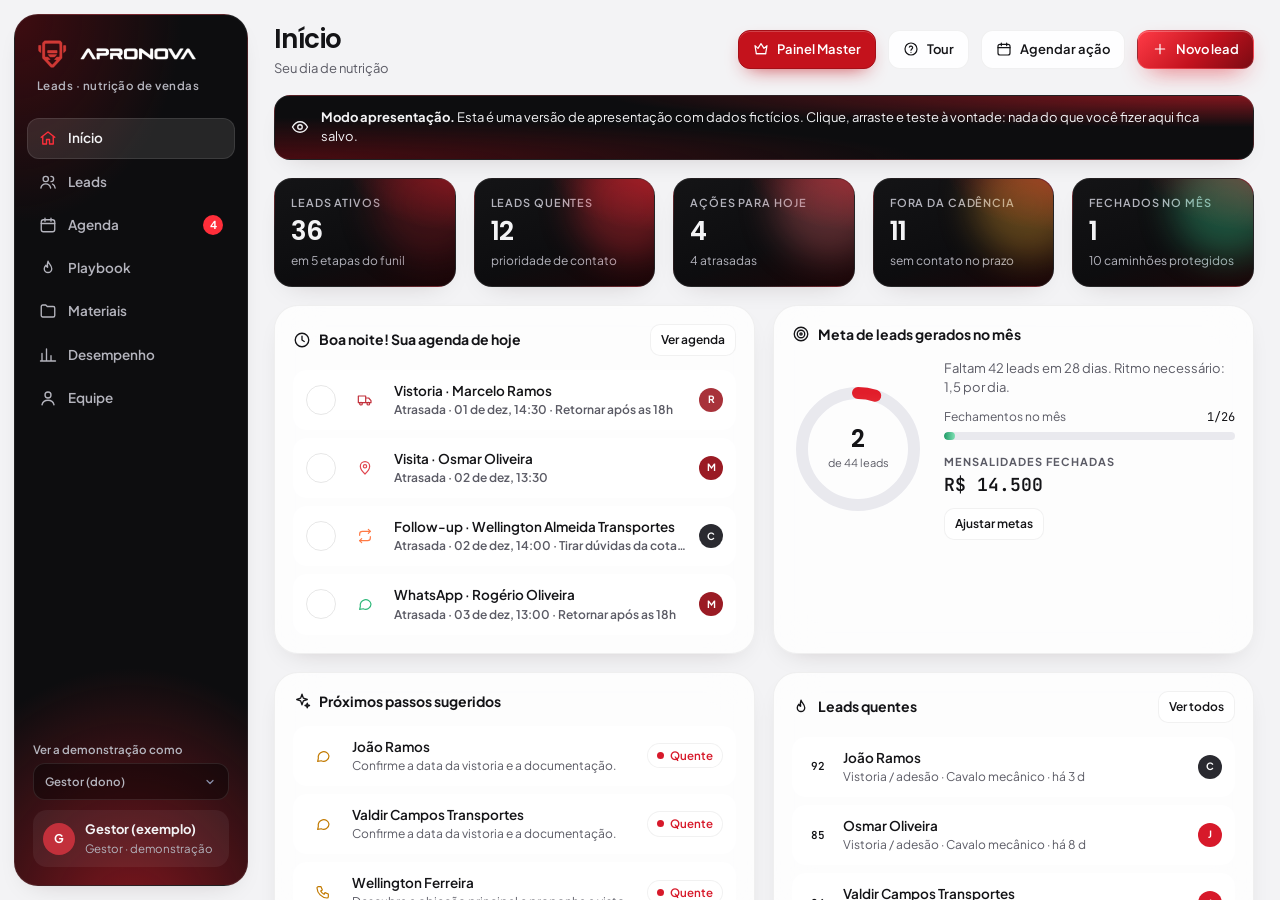
<file: apronova-leads/index.html>
<!doctype html>
<html lang="pt-BR">
<head>
<meta charset="utf-8">
<meta name="viewport" content="width=device-width,initial-scale=1,viewport-fit=cover">
<meta name="robots" content="noindex,nofollow">
<meta name="theme-color" content="#0b0b0d">
<title>Apronova Leads</title>
<link rel="preconnect" href="https://fonts.googleapis.com">
<link rel="preconnect" href="https://fonts.gstatic.com" crossorigin>
<link rel="stylesheet" href="https://fonts.googleapis.com/css2?family=Poppins:wght@400;500;600;700&family=Plus+Jakarta+Sans:wght@400;500;600;700&family=JetBrains+Mono:wght@500;600&display=swap">
<style>
html,body{margin:0}img{max-width:100%}
/* Layout: smoky red-on-black glass. Signature "ink" panels (sidebar, KPIs, lead preview) stay black+crimson in both themes; light theme is a soft light-gray canvas. */
/* Layout: flat very-light-gray canvas, white cards, black+crimson "ink" panels for sidebar, KPIs and lead preview. Single light look by choice. */
:root{
  --bg:#f3f3f5; --bg-2:#f3f3f5; --fg:#141417; --muted:#5b5b65; --faint:#8d8d97;
  --glass:rgba(255,255,255,.78); --glass-2:rgba(255,255,255,.92); --glass-3:#ffffff;
  --stroke:rgba(20,20,26,.06); --stroke-2:rgba(20,20,26,.1);
  --shadow:0 10px 28px -16px rgba(30,10,14,.22);
  --accent:#d7192a; --accent-fg:#fff; --teal:#6e6e78; --violet:#9a1b24; --pink:#e5484d; --sky:#e0646b;
  --cold:#7d828c; --warm:#e8632b; --hot:#d7192a; --good:#1f9b66; --bad:#cf1f3d; --warn:#c27a00;
  --input:#f7f7f9; --track:#e9e9ee;
  --ink:#0d0d0f; --ink-red:225,29,42;
  --f-display:"Poppins","Helvetica Neue",Arial,system-ui,sans-serif;
  --f-body:"Plus Jakarta Sans",system-ui,-apple-system,"Segoe UI",sans-serif;
  --f-mono:"JetBrains Mono",ui-monospace,"SFMono-Regular",Menlo,monospace;
  --r-lg:24px; --r-md:14px; --r-sm:10px;
  color-scheme:light;
}
html,body{height:100%}
body{background:var(--bg);color:var(--fg);font-family:var(--f-body);font-size:14px;line-height:1.5;overflow:hidden}
*{box-sizing:border-box}
button,input,select,textarea{font:inherit;color:inherit}
.ic{flex:none}
@media (prefers-reduced-motion:reduce){*{transition:none!important;animation:none!important}}

.app{position:relative;z-index:1;display:grid;grid-template-columns:248px minmax(0,1fr);height:100%}
.glass{background:var(--glass);backdrop-filter:blur(22px) saturate(165%);-webkit-backdrop-filter:blur(22px) saturate(165%);border:1px solid var(--stroke);box-shadow:var(--shadow)}
.side{margin:14px 0 14px 14px;border-radius:var(--r-lg);display:flex;flex-direction:column;padding:18px 12px;gap:6px;overflow:auto}
.brand{display:flex;align-items:center;gap:10px;padding:4px 8px 16px}
.brand-mark{width:38px;height:38px;border-radius:12px;display:grid;place-items:center;background:radial-gradient(120% 120% at 100% 0%,#ff3b46,#9a0f18 55%,#1a0507);color:#fff;box-shadow:0 8px 22px -8px rgba(225,29,42,.9),inset 0 1px 0 rgba(255,255,255,.25)}
.brand b{font-family:var(--f-display);font-weight:600;font-size:15px;letter-spacing:.01em;display:block;line-height:1.1}
.brand small{color:var(--muted);font-size:11.5px}
.nav{display:flex;flex-direction:column;gap:3px}
.nav button{display:flex;align-items:center;gap:11px;border:0;background:none;padding:10px 12px;border-radius:12px;color:var(--muted);cursor:pointer;text-align:left;font-weight:600;font-size:13.5px;transition:background .2s,color .2s}
.nav button:hover{background:var(--glass);color:var(--fg)}
.nav button[aria-current="page"]{background:var(--glass-2);color:var(--fg);box-shadow:inset 0 0 0 1px var(--stroke)}
.nav button[aria-current="page"] .ic{color:var(--accent)}
.nav .badge{margin-left:auto}
.side-foot{margin-top:auto;display:flex;flex-direction:column;gap:10px;padding:10px 6px 0}
.me{display:flex;align-items:center;gap:10px;padding:10px;border-radius:14px;background:var(--glass)}
.me small{color:var(--muted);display:block;font-size:11.5px}
.avatar{width:32px;height:32px;border-radius:50%;display:grid;place-items:center;font-size:12px;font-weight:700;color:#fff;flex:none;overflow:hidden}
.avatar img{width:100%;height:100%;object-fit:cover}
.avatar.sm{width:24px;height:24px;font-size:10px}

.main{display:flex;flex-direction:column;min-width:0;height:100%;overflow:hidden}
.top{display:flex;align-items:center;gap:12px;flex-wrap:wrap;padding:20px 26px 12px}
.top h1{font-family:var(--f-display);font-weight:600;font-size:clamp(20px,2.4vw,26px);margin:0;letter-spacing:-.01em;text-wrap:balance}
.top .sub{color:var(--muted);font-size:13px}
.top .grow{flex:1}
.scroll{flex:1;overflow:auto;padding:4px 26px 40px}
.view{display:flex;flex-direction:column;gap:18px}

.btn{display:inline-flex;align-items:center;justify-content:center;gap:8px;border:1px solid var(--stroke);background:var(--glass-2);padding:9px 14px;border-radius:12px;cursor:pointer;font-weight:600;font-size:13px;white-space:nowrap;transition:transform .15s,background .2s,box-shadow .2s;text-decoration:none;color:var(--fg)}
.btn:hover{background:var(--glass-3)}
.btn:active{transform:scale(.97)}
.btn.primary{background:linear-gradient(135deg,#ff3b46 0%,#c3121e 55%,#7a0a12 100%);color:#fff;border-color:rgba(255,255,255,.12);box-shadow:0 10px 26px -12px rgba(225,29,42,.9),inset 0 1px 0 rgba(255,255,255,.25)}
.btn.primary:hover{background:linear-gradient(135deg,#ff4d57 0%,#d7192a 55%,#8a0c15 100%)}
.btn.ghost{background:transparent}
.btn.sm{padding:6px 10px;font-size:12px;border-radius:10px}
.btn.icon{padding:8px}
.btn.danger{color:var(--bad)}
.btn[disabled]{opacity:.45;pointer-events:none}
:focus-visible{outline:2px solid var(--accent);outline-offset:2px}

.card{border-radius:var(--r-lg);padding:18px}
.card h2,.card h3{margin:0;font-size:14px;font-weight:700;display:flex;align-items:center;gap:8px}
.card-head{display:flex;align-items:center;gap:10px;margin-bottom:14px;flex-wrap:wrap}
.card-head .grow{flex:1}
.eyebrow{font-size:11px;text-transform:uppercase;letter-spacing:.09em;color:var(--muted);font-weight:700}
.muted{color:var(--muted)}
.mono{font-family:var(--f-mono);font-variant-numeric:tabular-nums}
.grid{display:grid;gap:18px}
.g-stats{grid-template-columns:repeat(auto-fit,minmax(148px,1fr))}
.g-2{grid-template-columns:repeat(auto-fit,minmax(min(100%,380px),1fr))}
.g-3{grid-template-columns:repeat(auto-fit,minmax(min(100%,300px),1fr))}
.stat{border-radius:18px;padding:16px;display:flex;flex-direction:column;gap:6px;position:relative;overflow:hidden;min-width:0}
.stat::after{content:"";position:absolute;right:-30px;top:-30px;width:110px;height:110px;border-radius:50%;background:var(--c,var(--accent));opacity:.22;filter:blur(18px)}
.stat .v{font-family:var(--f-display);font-size:26px;font-weight:600;line-height:1.1;font-variant-numeric:tabular-nums}
.stat .l{color:var(--muted);font-size:12.5px;font-weight:600}
.stat .d{font-size:12px;color:var(--muted)}

.chip{display:inline-flex;align-items:center;gap:6px;padding:3px 9px;border-radius:999px;font-size:11.5px;font-weight:600;background:var(--glass-2);border:1px solid var(--stroke);white-space:nowrap}
.chip.dot::before{content:"";width:7px;height:7px;border-radius:50%;background:var(--c,var(--muted))}
.chip.t-frio{--c:var(--cold);color:var(--cold)} .chip.t-morno{--c:var(--warm);color:var(--warm)} .chip.t-quente{--c:var(--hot);color:var(--hot)}
.badge{min-width:20px;height:20px;padding:0 6px;border-radius:999px;background:var(--accent);color:#fff;font-size:11px;font-weight:700;display:inline-grid;place-items:center}
.badge.soft{background:var(--glass-3);color:var(--fg)}
.tagrow{display:flex;flex-wrap:wrap;gap:5px}
.tag{font-size:11px;padding:2px 8px;border-radius:7px;background:color-mix(in oklab,var(--violet) 20%,transparent);color:color-mix(in oklab,var(--violet) 70%,var(--fg));font-weight:600}

.toolbar{display:flex;gap:10px;flex-wrap:wrap;align-items:center;padding:12px;border-radius:18px}
.search{display:flex;align-items:center;gap:8px;background:var(--input);border:1px solid var(--stroke);border-radius:12px;padding:0 10px;flex:1 1 220px;min-width:0}
.search input{border:0;background:none;outline:none;padding:9px 0;width:100%;min-width:0}
.field,select.field,input.field,textarea.field{background:var(--input);border:1px solid var(--stroke);border-radius:12px;padding:9px 11px;outline:none;min-width:0;width:100%}
select.field{cursor:pointer}
.field:focus{border-color:var(--accent)}
textarea.field{resize:vertical;min-height:84px;line-height:1.5}
.seg{display:inline-flex;background:var(--input);border:1px solid var(--stroke);border-radius:12px;padding:3px;gap:2px;flex-wrap:wrap}
.seg button{border:0;background:none;padding:6px 11px;border-radius:9px;cursor:pointer;font-weight:600;font-size:12.5px;color:var(--muted);display:inline-flex;align-items:center;gap:6px}
.seg button[aria-pressed="true"]{background:var(--glass-3);color:var(--fg);box-shadow:0 1px 6px rgba(0,0,0,.12)}
.toolbar select.field{width:auto;flex:0 1 auto}

/* kanban */
.kanban{display:grid;grid-auto-flow:column;grid-auto-columns:minmax(260px,1fr);gap:14px;overflow-x:auto;padding-bottom:10px;align-items:start}
.col{border-radius:20px;padding:12px;display:flex;flex-direction:column;gap:10px;min-height:200px;transition:box-shadow .2s}
.col.over{box-shadow:0 0 0 2px var(--accent),var(--shadow)}
.col-head{display:flex;align-items:center;gap:8px;padding:2px 4px 4px}
.col-head b{font-size:13px}
.col-head .bar{width:10px;height:10px;border-radius:3px;background:var(--c)}
.col-head .sum{margin-left:auto;color:var(--muted);font-size:11.5px}
.lcard{border-radius:16px;padding:12px;background:var(--glass-2);border:1px solid var(--stroke);cursor:pointer;display:flex;flex-direction:column;gap:8px;transition:transform .15s,background .2s;position:relative}
.lcard:hover{background:var(--glass-3);transform:translateY(-1px)}
.lcard .row{display:flex;align-items:center;gap:8px;min-width:0}
.lcard .name{font-weight:700;font-size:13.5px;flex:1;min-width:0;overflow:hidden;text-overflow:ellipsis;white-space:nowrap}
.lcard .meta{color:var(--muted);font-size:12px}
.lcard .alert{font-size:11.5px;color:var(--warn);display:flex;gap:6px;align-items:center}
.temp-dot{width:9px;height:9px;border-radius:50%;flex:none;box-shadow:0 0 0 3px color-mix(in oklab,currentColor 25%,transparent)}
.score{font-family:var(--f-mono);font-size:11px;font-weight:600;padding:2px 6px;border-radius:7px;background:var(--glass-3)}

table.tbl{width:100%;border-collapse:collapse;font-size:13px}
.tbl th{text-align:left;font-size:11px;text-transform:uppercase;letter-spacing:.07em;color:var(--muted);font-weight:700;padding:8px 10px;border-bottom:1px solid var(--stroke-2)}
.tbl td{padding:10px;border-bottom:1px solid var(--stroke-2);vertical-align:middle}
.tbl tr.click{cursor:pointer}
.tbl tr.click:hover td{background:var(--glass)}
.tbl .num{text-align:right;font-family:var(--f-mono);font-variant-numeric:tabular-nums}
.xscroll{overflow-x:auto}

.list{display:flex;flex-direction:column;gap:8px}
.item{display:flex;align-items:center;gap:12px;padding:10px 12px;border-radius:14px;background:var(--glass);border:1px solid transparent;min-width:0}
.item.click{cursor:pointer}
.item.click:hover{border-color:var(--stroke);background:var(--glass-2)}
.item .body{flex:1;min-width:0}
.item .t{font-weight:600;font-size:13.5px;overflow:hidden;text-overflow:ellipsis;white-space:nowrap}
.item .s{color:var(--muted);font-size:12px;overflow:hidden;text-overflow:ellipsis;white-space:nowrap}
.tico{width:34px;height:34px;border-radius:11px;display:grid;place-items:center;flex:none;color:var(--c);background:none}
.checkbtn{width:30px;height:30px;border-radius:50%;border:1.5px solid var(--stroke-2);background:transparent;display:grid;place-items:center;cursor:pointer;color:transparent;flex:none}
.checkbtn:hover{border-color:var(--good);color:var(--good)}
.checkbtn.done{background:var(--good);border-color:var(--good);color:#fff}
.late{color:var(--bad);font-weight:600}
.empty{padding:28px 18px;text-align:center;color:var(--muted);display:flex;flex-direction:column;align-items:center;gap:10px}
.empty .ill{width:56px;height:56px;border-radius:18px;display:grid;place-items:center;background:var(--glass-2);color:var(--accent)}

/* ring */
.ring{position:relative;width:132px;height:132px;flex:none}
.ring svg{transform:rotate(-90deg)}
.ring .c{position:absolute;inset:0;display:grid;place-items:center;text-align:center}
.ring .c b{font-family:var(--f-display);font-size:24px;font-weight:600;display:block;line-height:1}
.ring .c small{color:var(--muted);font-size:11px}

.nba{border-radius:16px;padding:14px;background:linear-gradient(135deg,color-mix(in oklab,var(--accent) 22%,transparent),color-mix(in oklab,var(--violet) 18%,transparent));border:1px solid var(--stroke);display:flex;gap:12px;align-items:flex-start}
.nba .tico{--c:var(--accent);background:none}

/* calendar */
.cal{display:grid;grid-template-columns:repeat(7,minmax(0,1fr));gap:6px}
.cal .wd{font-size:11px;text-transform:uppercase;letter-spacing:.08em;color:var(--muted);font-weight:700;padding:4px 6px}
.day{min-height:96px;border-radius:14px;padding:6px;background:var(--glass);border:1px solid transparent;cursor:pointer;display:flex;flex-direction:column;gap:3px;min-width:0;text-align:left}
.day:hover{border-color:var(--stroke)}
.day.out{opacity:.4}
.day.today .n{background:var(--accent);color:#fff}
.day.sel{border-color:var(--accent);background:var(--glass-2)}
.day .n{font-family:var(--f-mono);font-size:12px;font-weight:600;width:24px;height:24px;border-radius:8px;display:grid;place-items:center}
.ev{font-size:11px;padding:2px 6px;border-radius:6px;background:color-mix(in oklab,var(--c) 22%,transparent);color:color-mix(in oklab,var(--c) 60%,var(--fg));white-space:nowrap;overflow:hidden;text-overflow:ellipsis}
.ev.done{opacity:.5;text-decoration:line-through}
.more{font-size:11px;color:var(--muted);padding-left:4px}
.cal-wrap{display:grid;grid-template-columns:minmax(0,1fr) 340px;gap:18px;align-items:start}

/* playbook */
.temps{display:grid;gap:14px;grid-template-columns:repeat(auto-fit,minmax(min(100%,260px),1fr))}
.tcard{border-radius:20px;padding:18px;position:relative;overflow:hidden;display:flex;flex-direction:column;gap:10px}
.tcard::before{content:"";position:absolute;inset:0 0 auto 0;height:4px;background:var(--c)}
.tcard h3{font-family:var(--f-display);font-size:18px;font-weight:600;color:var(--c);margin:0}
.kv{display:grid;grid-template-columns:110px minmax(0,1fr);gap:6px 12px;font-size:13px}
.kv dt{color:var(--muted);font-weight:600}
.kv dd{margin:0}
.steps{display:flex;flex-direction:column;gap:12px;counter-reset:s}
.step{display:grid;grid-template-columns:44px minmax(0,1fr);gap:14px;padding:14px;border-radius:18px}
.step .num{width:44px;height:44px;border-radius:14px;display:grid;place-items:center;font-family:var(--f-display);font-weight:600;color:#fff;background:color-mix(in oklab,var(--c) 72%,#000)}
.step h4{margin:0 0 6px;font-size:14px}
.step p{margin:0 0 4px;font-size:13px;color:var(--muted);max-width:75ch}
.step p b{color:var(--fg);font-weight:600}
.loop{display:grid;grid-template-columns:repeat(auto-fit,minmax(min(100%,200px),1fr));gap:12px}
.loop .item{flex-direction:column;align-items:flex-start;padding:16px;gap:8px}
.rules{margin:0;padding:0;list-style:none;display:grid;gap:8px;grid-template-columns:repeat(auto-fit,minmax(min(100%,300px),1fr))}
.rules li{display:flex;gap:10px;padding:12px;border-radius:14px;background:var(--glass);font-size:13px}
.rules li .ic{color:var(--good);margin-top:1px}

/* materials */
.mat{border-radius:18px;padding:16px;display:flex;flex-direction:column;gap:10px;min-width:0}
.mat .txt{font-size:13px;color:var(--muted);white-space:pre-wrap;display:-webkit-box;-webkit-line-clamp:5;-webkit-box-orient:vertical;overflow:hidden}
.mat .acts{display:flex;gap:6px;flex-wrap:wrap;margin-top:auto}

/* charts */
.chart svg{width:100%;height:auto;display:block}
.chart text{fill:var(--muted);font-size:11px;font-family:var(--f-body)}
.chart .grid-l{stroke:var(--stroke-2);stroke-width:1}
.hbars{display:flex;flex-direction:column;gap:9px}
.hbar{display:grid;grid-template-columns:minmax(90px,140px) minmax(0,1fr) 64px;gap:10px;align-items:center;font-size:12.5px}
.hbar .track{height:12px;border-radius:6px;background:var(--track);overflow:hidden}
.hbar .fill{height:100%;border-radius:6px;background:var(--c,var(--accent))}
.hbar .val{text-align:right;font-family:var(--f-mono);font-size:12px}
.legend{display:flex;gap:12px;flex-wrap:wrap;font-size:12px;color:var(--muted)}
.legend span{display:inline-flex;align-items:center;gap:6px}
.legend i{width:10px;height:10px;border-radius:3px;background:var(--c)}
.meter{height:8px;border-radius:5px;background:var(--track);overflow:hidden;min-width:60px}
.meter i{display:block;height:100%;border-radius:5px;background:linear-gradient(90deg,#8a0c15,#ff3b46)}

/* drawer & modal */
.scrim{position:fixed;inset:0;background:rgba(5,8,20,.45);backdrop-filter:blur(3px);z-index:40;animation:fade .2s}
@keyframes fade{from{opacity:0}}
.drawer{position:fixed;top:12px;right:12px;bottom:12px;width:min(560px,calc(100% - 24px));z-index:41;border-radius:24px;display:flex;flex-direction:column;overflow:hidden;animation:slide .28s cubic-bezier(.2,.8,.2,1);background:color-mix(in oklab,var(--bg) 60%,transparent)}
@keyframes slide{from{transform:translateX(30px);opacity:0}}
.d-head{padding:18px 20px 10px;display:flex;gap:12px;align-items:flex-start}
.d-head h2{margin:0;font-family:var(--f-display);font-size:20px;font-weight:600;line-height:1.2;overflow-wrap:anywhere}
.d-tabs{padding:0 20px 10px}
.d-body{flex:1;overflow:auto;padding:6px 20px 24px;display:flex;flex-direction:column;gap:16px}
.modal{position:fixed;left:50%;top:50%;transform:translate(-50%,-50%);width:min(560px,calc(100% - 24px));max-height:calc(100% - 40px);overflow:auto;z-index:51;border-radius:24px;padding:22px;animation:pop .22s cubic-bezier(.2,.8,.2,1);background:color-mix(in oklab,var(--bg) 62%,transparent)}
.modal.wide{width:min(720px,calc(100% - 24px))}
.scrim.m{z-index:50}
@keyframes pop{from{transform:translate(-50%,-46%);opacity:0}}
.modal h2{margin:0 0 4px;font-family:var(--f-display);font-weight:600;font-size:18px}
.form{display:grid;gap:12px;grid-template-columns:repeat(2,minmax(0,1fr))}
.form .full{grid-column:1/-1}
.form label{display:flex;flex-direction:column;gap:5px;font-size:12px;font-weight:600;color:var(--muted);min-width:0}
.form .hint{font-weight:500;font-size:11.5px;color:var(--faint)}
.form-acts{display:flex;gap:8px;justify-content:flex-end;margin-top:16px;flex-wrap:wrap}
.pick{display:flex;flex-wrap:wrap;gap:6px}
.pick label{flex-direction:row;align-items:center;gap:0;font-size:12px;color:var(--fg)}
.pick input{position:absolute;opacity:0;pointer-events:none}
.pick span{padding:6px 11px;border-radius:999px;border:1px solid var(--stroke);background:var(--glass);cursor:pointer;display:inline-flex;align-items:center;gap:6px;font-weight:600}
.pick input:checked+span{background:color-mix(in oklab,var(--c,var(--accent)) 28%,transparent);border-color:var(--c,var(--accent))}
.pick input:focus-visible+span{outline:2px solid var(--accent);outline-offset:2px}
.info{display:grid;grid-template-columns:repeat(2,minmax(0,1fr));gap:10px}
.info div{padding:10px 12px;border-radius:12px;background:var(--glass)}
.info small{display:block;color:var(--muted);font-size:11px;font-weight:600;text-transform:uppercase;letter-spacing:.06em}
.info span{font-weight:600;overflow-wrap:anywhere}
.tl{display:flex;flex-direction:column;gap:0;position:relative}
.tl-i{display:grid;grid-template-columns:34px minmax(0,1fr);gap:12px;padding-bottom:16px;position:relative}
.tl-i::before{content:"";position:absolute;left:16px;top:36px;bottom:0;width:2px;background:var(--stroke-2)}
.tl-i:last-child::before{display:none}
.tl-i .t{font-weight:600;font-size:13px}
.tl-i .s{font-size:12px;color:var(--muted)}
.tl-i .n{font-size:13px;margin-top:4px;white-space:pre-wrap;overflow-wrap:anywhere}
.scorebar{height:8px;border-radius:5px;background:var(--track);overflow:hidden}
.scorebar i{display:block;height:100%;background:linear-gradient(90deg,var(--cold),var(--warm),var(--hot))}

.banner{display:flex;gap:12px;align-items:center;padding:12px 16px;border-radius:16px;font-size:13px;flex-wrap:wrap}
.banner.demo{background:linear-gradient(90deg,color-mix(in oklab,var(--violet) 30%,transparent),color-mix(in oklab,var(--teal) 22%,transparent));border:1px solid var(--stroke)}
.banner.ro{background:color-mix(in oklab,var(--warn) 18%,transparent);border:1px solid var(--stroke)}
.toast{position:fixed;left:50%;bottom:calc(24px + env(safe-area-inset-bottom,0px));transform:translateX(-50%);z-index:80;padding:12px 18px;border-radius:14px;font-weight:600;font-size:13px;animation:pop2 .25s}
@keyframes pop2{from{transform:translate(-50%,10px);opacity:0}}
.out-ai{white-space:pre-wrap;min-height:120px}
.loading{display:grid;place-items:center;height:60vh;color:var(--muted);gap:10px}
.spin{width:28px;height:28px;border-radius:50%;border:3px solid var(--glass-3);border-top-color:var(--accent);animation:sp 1s linear infinite}
@keyframes sp{to{transform:rotate(360deg)}}
.mobnav{display:none}
[hidden]{display:none!important}
select.field{appearance:none;-webkit-appearance:none;padding-right:34px;background-image:url("data:image/svg+xml,%3Csvg xmlns='http://www.w3.org/2000/svg' width='12' height='12' viewBox='0 0 24 24' fill='none' stroke='%238a91ab' stroke-width='2.4' stroke-linecap='round' stroke-linejoin='round'%3E%3Cpath d='M6 9l6 6 6-6'/%3E%3C/svg%3E");background-repeat:no-repeat;background-position:right 12px center}
input[type=number]{-moz-appearance:textfield}
input::-webkit-outer-spin-button,input::-webkit-inner-spin-button{-webkit-appearance:none;margin:0}

/* cadastro de lead */
.modal.xl{width:min(800px,calc(100% - 24px));padding:26px;background:color-mix(in oklab,var(--bg) 80%,transparent)}
.modal.xl::before{content:"";position:absolute;inset:0 0 auto 0;height:220px;pointer-events:none;border-radius:24px 24px 0 0;background:radial-gradient(520px 200px at 0% 0%,color-mix(in oklab,var(--accent) 26%,transparent),transparent 70%),radial-gradient(520px 200px at 100% 0%,color-mix(in oklab,var(--violet) 26%,transparent),transparent 70%)}
.lf{position:relative;display:flex;flex-direction:column;gap:20px}
.lf-top{display:flex;align-items:flex-start;gap:12px}
.lf-top h2{margin:2px 0 0;font-family:var(--f-display);font-weight:600;font-size:22px;letter-spacing:-.01em}
.lf-prev{display:flex;gap:14px;align-items:center;padding:14px 16px;border-radius:20px;background:var(--glass-2);border:1px solid var(--stroke);box-shadow:var(--shadow)}
.avatar.pv{width:50px;height:50px;border-radius:16px;font-size:17px;background:var(--glass-3);transition:background .35s}
.lf-prev .body{flex:1;min-width:0;display:flex;flex-direction:column;gap:5px}
.lf-prev .body b{font-size:16px;overflow:hidden;text-overflow:ellipsis;white-space:nowrap}
.lf-prev .body small{color:var(--muted);font-size:12.5px;overflow:hidden;text-overflow:ellipsis;white-space:nowrap}
.pv-score{text-align:center;padding:9px 14px;border-radius:14px;background:var(--glass);border:1px solid var(--stroke);flex:none}
.pv-score b{font-family:var(--f-display);font-size:24px;font-weight:600;display:block;line-height:1;background:linear-gradient(135deg,var(--warm),var(--hot));-webkit-background-clip:text;background-clip:text;color:transparent}
.pv-score small{font-size:10px;color:var(--muted);text-transform:uppercase;letter-spacing:.1em;font-weight:700}
.lf-steps{display:grid;grid-template-columns:repeat(3,minmax(0,1fr));gap:8px}
.lf-steps button{display:flex;align-items:center;gap:9px;padding:9px 11px;border-radius:14px;border:1px solid var(--stroke);background:var(--glass);color:var(--muted);font-weight:700;font-size:12.5px;cursor:pointer;transition:all .2s;min-width:0;white-space:nowrap;overflow:hidden}
.lf-steps .n{width:24px;height:24px;border-radius:8px;display:grid;place-items:center;background:var(--glass-3);font-family:var(--f-mono);font-size:11px;flex:none;transition:all .2s}
.lf-steps button[aria-current="step"]{color:var(--fg);border-color:color-mix(in oklab,var(--accent) 70%,transparent);background:var(--glass-2)}
.lf-steps button[aria-current="step"] .n{background:var(--accent);color:#fff}
.lf-steps button.done .n{background:var(--good);color:#fff}
.lf-prog{height:4px;border-radius:3px;background:var(--glass-2);overflow:hidden;margin-top:-12px}
.lf-prog i{display:block;height:100%;width:33.4%;border-radius:3px;background:linear-gradient(90deg,var(--accent),var(--pink),var(--violet));transition:width .35s cubic-bezier(.2,.8,.2,1)}
.lf-sec{display:flex;flex-direction:column;gap:16px;animation:secIn .3s cubic-bezier(.2,.8,.2,1)}
@keyframes secIn{from{opacity:0;transform:translateY(6px)}}
.lf.edit .lf-sec{animation:none}
.lf.edit .lf-sec+.lf-sec{padding-top:20px;border-top:1px solid var(--stroke-2)}
.lf-sec-h{display:flex;gap:12px;align-items:center}
.lf-sec-h b{display:block;font-size:15px}
.lf-sec-h small{color:var(--muted);font-size:12.5px}
.lf-row{display:grid;grid-template-columns:repeat(auto-fit,minmax(min(100%,190px),1fr));gap:12px}
.lf-city{grid-template-columns:minmax(0,1fr) 112px}
.fl{display:flex;flex-direction:column;gap:7px;min-width:0}
.fl>span:first-child{font-size:12px;font-weight:700;color:var(--muted)}
.fl em{color:var(--accent);font-style:normal}
.inp{position:relative;display:flex;align-items:center;background:var(--input);border:1px solid var(--stroke);border-radius:14px;transition:border-color .2s,box-shadow .2s;min-width:0;overflow:hidden}
.inp:focus-within{border-color:var(--accent);box-shadow:0 0 0 4px color-mix(in oklab,var(--accent) 16%,transparent)}
.inp.err{border-color:var(--bad);box-shadow:0 0 0 4px color-mix(in oklab,var(--bad) 14%,transparent)}
.inp .pre{padding-left:13px;color:var(--faint);display:flex;font-size:13px;font-weight:700;flex:none}
.inp input,.inp select{flex:1;border:0;background:none;outline:none;padding:12px 13px;min-width:0;width:100%}
.inp select{appearance:none;-webkit-appearance:none;cursor:pointer;padding-right:32px;background:url("data:image/svg+xml,%3Csvg xmlns='http://www.w3.org/2000/svg' width='12' height='12' viewBox='0 0 24 24' fill='none' stroke='%238a91ab' stroke-width='2.4' stroke-linecap='round' stroke-linejoin='round'%3E%3Cpath d='M6 9l6 6 6-6'/%3E%3C/svg%3E") no-repeat right 12px center}
.inp.qty input{text-align:center;font-family:var(--f-mono);font-weight:600}
.inp.qty button{border:0;background:var(--glass-2);width:42px;align-self:stretch;cursor:pointer;color:var(--fg);display:grid;place-items:center;flex:none}
.inp.qty button:hover{background:var(--glass-3)}
.chips{display:flex;flex-wrap:wrap;gap:7px}
.chip-in,.tile,.tcard3,.switch{position:relative}
.chip-in input,.tile input,.tcard3 input,.switch input{position:absolute;opacity:0;pointer-events:none}
.chip-in span{display:inline-flex;align-items:center;gap:6px;padding:7px 13px;border-radius:999px;border:1px solid var(--stroke);background:var(--glass);font-size:12.5px;font-weight:600;cursor:pointer;transition:background .18s,border-color .18s}
.chip-in span:hover{background:var(--glass-2)}
.chip-in span .ic{width:0;margin-left:-6px;opacity:0;transition:all .18s;color:var(--c,var(--accent))}
.chip-in span i{width:8px;height:8px;border-radius:50%;background:var(--c)}
.chip-in input:checked+span{background:color-mix(in oklab,var(--c,var(--accent)) 20%,var(--glass));border-color:var(--c,var(--accent))}
.chip-in input:checked+span .ic{width:13px;margin-left:0;opacity:1}
.chip-in input:focus-visible+span,.tile input:focus-visible+span,.tcard3 input:focus-visible+span,.switch input:focus-visible+.sw{outline:2px solid var(--accent);outline-offset:2px}
.tiles{display:grid;grid-template-columns:repeat(auto-fill,minmax(min(100%,132px),1fr));gap:8px}
.tile span{display:flex;flex-direction:column;gap:5px;padding:13px;border-radius:16px;border:1px solid var(--stroke);background:var(--glass);cursor:pointer;height:100%;transition:all .2s}
.tile span:hover{background:var(--glass-2)}
.tile b{font-size:13px;line-height:1.25}
.tile small{color:var(--muted);font-size:11.5px}
.tile .ic{color:var(--faint);transition:color .2s}
.tile input:checked+span{border-color:var(--accent);background:color-mix(in oklab,var(--accent) 14%,var(--glass));box-shadow:0 8px 22px -12px var(--accent)}
.tile input:checked+span .ic{color:var(--accent)}
.temps3{display:grid;grid-template-columns:repeat(3,minmax(0,1fr));gap:10px}
.tcard3 span{display:flex;flex-direction:column;gap:4px;padding:15px;border-radius:18px;border:1px solid var(--stroke);background:var(--glass);cursor:pointer;height:100%;overflow:hidden;position:relative;transition:all .2s}
.tcard3 .glow{position:absolute;right:-24px;top:-24px;width:80px;height:80px;border-radius:50%;background:var(--c);opacity:.16;filter:blur(16px);transition:opacity .25s}
.tcard3 b{font-family:var(--f-display);font-weight:600;font-size:16px;color:var(--c)}
.tcard3 small{font-size:12.5px;font-weight:600}
.tcard3 em{font-style:normal;color:var(--muted);font-size:11.5px}
.tcard3 input:checked+span{border-color:var(--c);box-shadow:0 0 0 1px var(--c),0 12px 28px -14px var(--c);background:var(--glass-2)}
.tcard3 input:checked+span .glow{opacity:.5}
.switch{display:flex;gap:12px;align-items:center;padding:13px 15px;border-radius:16px;background:var(--glass);border:1px solid var(--stroke);cursor:pointer}
.sw{width:42px;height:24px;border-radius:999px;background:#cfcfd6;position:relative;flex:none;transition:background .2s}
.sw::after{content:"";position:absolute;left:3px;top:3px;width:18px;height:18px;border-radius:50%;background:#fff;box-shadow:0 2px 6px rgba(0,0,0,.25);transition:transform .2s}
.switch input:checked+.sw{background:var(--good)}
.switch input:checked+.sw::after{transform:translateX(18px)}
.switch b{display:block;font-size:13px}
.switch small{color:var(--muted);font-size:12px}
.lf-foot{position:sticky;bottom:-26px;margin:4px -26px -26px;padding:14px 26px calc(14px + env(safe-area-inset-bottom,0px));display:flex;gap:8px;align-items:center;flex-wrap:wrap;background:color-mix(in oklab,var(--bg) 70%,transparent);backdrop-filter:blur(16px);-webkit-backdrop-filter:blur(16px);border-top:1px solid var(--stroke);border-radius:0 0 24px 24px;z-index:3}
.lf-foot .hint{color:var(--muted);font-size:12px;flex:1;min-width:0}
@media (max-width:560px){.modal.xl{padding:20px}.lf-foot{bottom:-20px;margin:4px -20px -20px;padding-inline:20px}.lf-foot .hint{display:none}.lf-foot .grow{flex:1}.lf-steps button{justify-content:center}.lf-steps .lbl{display:none}.temps3{grid-template-columns:1fr}.pv-score{display:none}}

@media (max-width:1100px){.cal-wrap{grid-template-columns:1fr}}
@media (max-width:860px){
  .app{grid-template-columns:1fr}
  .side{display:none}
  .top{padding:16px 16px 8px}
  .scroll{padding:4px 16px calc(96px + env(safe-area-inset-bottom,0px))}
  .mobnav{display:flex;position:fixed;left:10px;right:10px;bottom:calc(10px + env(safe-area-inset-bottom,0px));z-index:30;border-radius:20px;padding:6px;overflow-x:auto;gap:2px}
  .mobnav button{flex:1 0 64px;border:0;background:none;display:flex;flex-direction:column;align-items:center;gap:3px;font-size:10.5px;font-weight:600;color:var(--muted);padding:7px 4px;border-radius:14px;cursor:pointer}
  .mobnav button[aria-current="page"]{color:var(--fg);background:var(--glass-2)}
  .mobnav button[aria-current="page"] .ic{color:var(--accent)}
  .day{min-height:58px}
  .day .ev{display:none}
  .day .dots{display:flex}
  .form{grid-template-columns:1fr}
  .info{grid-template-columns:1fr 1fr}
  .drawer{top:0;right:0;bottom:0;width:100%;border-radius:0;padding-top:env(safe-area-inset-top,0px)}
  .hbar{grid-template-columns:90px minmax(0,1fr) 54px}
}
.dots{display:none;gap:3px;flex-wrap:wrap;padding-left:3px}
.dots i{width:6px;height:6px;border-radius:50%;background:var(--c)}

/* marca e carregamento */
.brand{display:flex;flex-direction:column;align-items:flex-start;gap:8px;padding:6px 10px 18px}
.brand img{height:30px;width:auto;max-width:100%;display:block}
.brand small{color:var(--muted);font-size:11.5px;font-weight:600;letter-spacing:.04em}
.top-sym{display:none;height:34px;width:auto;flex:none}
@media (max-width:860px){.top-sym{display:block}}
#splash{position:fixed;inset:0;z-index:200;display:grid;place-items:center;background:radial-gradient(55% 45% at 50% 50%,rgba(225,29,42,.32),transparent 70%),#0b0b0d;transition:opacity .55s ease,visibility .55s}
#splash.out{opacity:0;visibility:hidden}
.splash-in{display:flex;flex-direction:column;align-items:center;gap:24px;padding:16px}
.sp-ring{position:relative;width:132px;height:132px;display:grid;place-items:center}
.sp-ring svg{position:absolute;inset:0;animation:sprot 1.15s linear infinite}
.sp-ring img{width:58px;height:auto;animation:sppulse 1.6s ease-in-out infinite;filter:drop-shadow(0 8px 18px rgba(225,29,42,.55))}
@keyframes sprot{to{transform:rotate(360deg)}}
@keyframes sppulse{50%{transform:scale(.9)}}
.splash-word{height:20px;width:auto;max-width:80vw}
.splash-msg{color:#a3a3ad;font-size:13px;font-weight:500;letter-spacing:.02em}

/* entrada */
#gate{position:fixed;inset:0;z-index:150;display:grid;place-items:center;padding:16px;background:radial-gradient(60% 50% at 50% 40%,rgba(225,29,42,.34),transparent 70%),#0b0b0d;animation:fade .4s;transition:opacity .45s,visibility .45s;overflow:auto}
#gate.out{opacity:0;visibility:hidden}
.gate-card{width:min(420px,100%);display:flex;flex-direction:column;align-items:center;text-align:center;gap:14px;padding:34px 28px 26px;border-radius:32px;background:linear-gradient(160deg,rgba(255,255,255,.07),rgba(255,255,255,.02));border:1px solid rgba(255,255,255,.1);box-shadow:0 30px 80px -30px rgba(0,0,0,.8),inset 0 1px 0 rgba(255,255,255,.08);backdrop-filter:blur(20px);-webkit-backdrop-filter:blur(20px);animation:tpop .5s cubic-bezier(.2,.8,.2,1)}
.gate-sym{width:64px;height:auto;filter:drop-shadow(0 10px 22px rgba(225,29,42,.55))}
.gate-word{height:20px;width:auto;margin-top:4px}
.gate-tag{color:#a3a3ad;font-size:11.5px;font-weight:600;letter-spacing:.08em;text-transform:uppercase}
.gate-card h1{margin:12px 0 0;font-family:var(--f-display);font-weight:600;font-size:24px;color:#f4f4f6;letter-spacing:-.01em}
.gate-card p{margin:0 0 6px;color:#c4c4cc;font-size:14.5px;line-height:1.5}
.gate-in{width:100%;display:flex;align-items:center;gap:10px;padding:0 18px;border-radius:999px;background:#f6f6f8;color:#6b6b75;border:2px solid transparent;transition:border-color .2s,box-shadow .2s}
.gate-in:focus-within{border-color:#ff3b46;box-shadow:0 0 0 5px rgba(255,59,70,.22)}
.gate-in input{flex:1;border:0;background:none;outline:none;padding:15px 0;font-size:16px;color:#141417;min-width:0}
.gate-in input::placeholder{color:#8d8d97}
.gate-err{color:#ff8a80;font-size:13px;font-weight:600}
.gate-go{width:100%;height:54px;border:0;border-radius:999px;cursor:pointer;color:#fff;font-weight:700;font-size:16px;display:flex;align-items:center;justify-content:center;gap:8px;background:linear-gradient(135deg,#ff4d57,#d7192a 60%,#9a0f18);box-shadow:0 14px 30px -12px rgba(225,29,42,.95),inset 0 1px 0 rgba(255,255,255,.3);transition:transform .15s}
.gate-go:active{transform:scale(.98)}
.gate-go:focus-visible{outline:2px solid rgba(255,255,255,.8);outline-offset:3px}
.gate-form{width:100%;display:flex;flex-direction:column;gap:12px}
.gate-go[disabled]{opacity:.7;cursor:wait}
.gate-wait,.gate-ok{position:relative;width:68px;height:68px;border-radius:50%;display:grid;place-items:center;color:#fff;margin-top:8px}
.gate-wait{background:rgba(255,255,255,.08);color:#ff8a80}
.gate-pulse{position:absolute;inset:0;border-radius:50%;border:2px solid rgba(255,59,70,.7);animation:gp 1.6s ease-out infinite}
@keyframes gp{from{transform:scale(1);opacity:.9}to{transform:scale(1.45);opacity:0}}
.gate-ok{background:linear-gradient(135deg,#3ccf91,#1f9b66);box-shadow:0 12px 30px -10px rgba(60,207,145,.8)}
.gate-status{display:flex;align-items:center;gap:8px;padding:10px 16px;border-radius:999px;background:rgba(255,255,255,.07);color:#f4d2cf;font-size:13px;font-weight:600}
.gate-link{background:none;border:0;color:#a3a3ad;font:inherit;font-size:13px;font-weight:600;cursor:pointer;padding:8px}
.gate-link:hover{color:#fff}
.gate-foot{color:#7c7c86;font-size:12px;margin-top:6px}
.sr{position:absolute;width:1px;height:1px;overflow:hidden;clip:rect(0 0 0 0)}

/* painel master */
.btn.master{background:#c4121c;color:#fff;border-color:#a50f17;box-shadow:0 8px 20px -10px rgba(196,18,28,.9),inset 0 1px 0 rgba(255,255,255,.2)}
.btn.master:hover{background:#d7192a}
.btn.master[aria-current="page"]{background:#8a0c15;box-shadow:inset 0 2px 8px rgba(0,0,0,.35)}
.mfilters{position:sticky;top:0;z-index:6;background:rgba(255,255,255,.97);box-shadow:0 10px 24px -16px rgba(30,10,14,.35)}
@media (max-width:860px){.mfilters{position:static}}
.mtable td:first-child{white-space:nowrap}
.g-m{grid-template-columns:repeat(auto-fit,minmax(160px,1fr))}
@media (min-width:1100px){.g-m{grid-template-columns:repeat(5,minmax(0,1fr))}}
.mtable th[data-msort]{cursor:pointer;user-select:none;white-space:nowrap}
.mtable th[data-msort]:hover,.mtable th.on{color:var(--accent)}
.mtable tfoot td{font-weight:700;border-top:2px solid var(--stroke-2);border-bottom:0}
.mtable{min-width:1180px}
.tstack{display:flex;height:9px;border-radius:5px;overflow:hidden;background:var(--track);min-width:80px;gap:1px}
.tstack i{display:block;height:100%;min-width:0}
.tnums{display:flex;gap:8px;font-size:11px;margin-top:3px}
.heat{display:grid;grid-template-columns:40px repeat(15,minmax(18px,1fr));gap:4px;font-size:11px;min-width:420px;align-items:center}
.heat .hh{color:var(--muted);text-align:center;font-size:10.5px}
.heat .hd{color:var(--muted);font-weight:600}
.heat .c{aspect-ratio:1/1;border-radius:6px;background:color-mix(in oklab,var(--accent) calc(var(--a) * 100%),#e9e9ee)}

/* tour */
.tour-shield{position:fixed;inset:0;z-index:90;cursor:default}
.tour-hole{position:fixed;z-index:91;border-radius:26px;pointer-events:none;box-shadow:0 0 0 3px rgba(255,59,70,.55),0 0 0 9999px rgba(14,10,12,.6);transition:left .4s cubic-bezier(.2,.8,.2,1),top .4s cubic-bezier(.2,.8,.2,1),width .4s cubic-bezier(.2,.8,.2,1),height .4s cubic-bezier(.2,.8,.2,1)}
.tour-hole::after{content:"";position:absolute;inset:-8px;border-radius:32px;border:2px solid rgba(255,59,70,.7);animation:tpulse 1.8s ease-out infinite}
.tour-hole.none{box-shadow:0 0 0 9999px rgba(14,10,12,.6)}
.tour-hole.none::after{display:none}
@keyframes tpulse{from{opacity:.9;transform:scale(1)}to{opacity:0;transform:scale(1.04)}}
.tour-pop{position:fixed;z-index:92;width:min(400px,calc(100vw - 32px));border-radius:32px;padding:26px 26px 22px;display:flex;flex-direction:column;gap:14px;box-shadow:0 30px 70px -24px rgba(0,0,0,.65),inset 0 1px 0 rgba(255,255,255,.08);transition:left .4s cubic-bezier(.2,.8,.2,1),top .4s cubic-bezier(.2,.8,.2,1);animation:tpop .35s cubic-bezier(.2,.8,.2,1)}
@keyframes tpop{from{opacity:0;transform:translateY(8px) scale(.98)}}
.tour-head{display:flex;align-items:center;gap:14px}
.tour-badge{width:48px;height:48px;border-radius:50%;display:grid;place-items:center;flex:none;color:#fff;background:radial-gradient(circle at 30% 25%,#ff6b6b,#d7192a 55%,#7a0a12);box-shadow:0 10px 24px -8px rgba(225,29,42,.9),inset 0 1px 0 rgba(255,255,255,.35)}
.tour-logo{padding:4px 0 6px}
.tour-logo img{height:40px;width:auto;max-width:100%;display:block}
.tour-dots{display:flex;gap:5px;flex-wrap:wrap;flex:1;justify-content:flex-end}
.tour-dots i{width:6px;height:6px;border-radius:99px;background:rgba(255,255,255,.2);transition:all .3s}
.tour-dots i.on{width:20px;background:#ff3b46}
.tour-dots i.past{background:rgba(255,107,107,.6)}
.tour-pop h3{margin:2px 0 0;font-family:var(--f-display);font-weight:600;font-size:21px;line-height:1.25;letter-spacing:-.01em;text-wrap:balance}
.tour-pop p{margin:0;font-size:15px;line-height:1.6;color:#dcdce2}
.tour-pop .tip{display:flex;gap:10px;align-items:flex-start;font-size:13px;line-height:1.5;color:#f4d2cf;padding:13px 15px;border-radius:20px;background:rgba(255,255,255,.07)}
.tour-pop .tip .ic{color:#ff8a80;margin-top:1px}
.tour-acts{display:flex;gap:10px;align-items:center;margin-top:4px}
.tour-acts .skip{background:none;border:0;color:#a9a9b3;font-weight:600;font-size:13px;cursor:pointer;padding:10px 4px;border-radius:99px}
.tour-acts .skip:hover{color:#fff}
.tour-pop .tbtn{border-radius:999px;border:0;cursor:pointer;font-weight:700;font-size:14px;display:inline-flex;align-items:center;justify-content:center;gap:8px;transition:transform .15s,background .2s}
.tour-pop .tbtn:active{transform:scale(.96)}
.tour-pop .tbtn:focus-visible,.tour-acts .skip:focus-visible{outline:2px solid rgba(255,255,255,.75);outline-offset:3px}
.tour-pop .tbtn.back{width:46px;height:46px;background:rgba(255,255,255,.1);color:#fff}
.tour-pop .tbtn.back:hover{background:rgba(255,255,255,.18)}
.tour-pop .tbtn.go{height:46px;padding:0 22px;color:#fff;background:linear-gradient(135deg,#ff4d57,#d7192a 60%,#9a0f18);box-shadow:0 12px 26px -12px rgba(225,29,42,.95),inset 0 1px 0 rgba(255,255,255,.3)}
.tour-pop .tbtn.go:hover{background:linear-gradient(135deg,#ff5d66,#e2202f 60%,#a8111b)}
.tour-pop .tbtn.soft{height:46px;padding:0 18px;background:rgba(255,255,255,.1);color:#fff}
.tour-pop .tbtn.soft:hover{background:rgba(255,255,255,.18)}

/* ink panels: black + crimson, always dark with light text. Kept last so it wins the cascade. */
.side.glass,.stat.glass,.nba,.lf-prev,.mobnav.glass,.banner.demo,.hero-ink,.tour-pop{
  --fg:#f3f3f5;--muted:#b4b4bd;--faint:#7c7c86;--glass:rgba(255,255,255,.06);--glass-2:rgba(255,255,255,.1);--glass-3:rgba(255,255,255,.17);
  --stroke:rgba(255,255,255,.1);--stroke-2:rgba(255,255,255,.14);--input:rgba(0,0,0,.4);--accent:#ff2e3a;--cold:#a3a8b3;--warm:#ff7a45;--hot:#ff2e3a;--good:#3ccf91;--bad:#ff5a6a;--warn:#f2a531;
  color:var(--fg);border-color:rgba(255,255,255,.08);
  background:radial-gradient(120% 90% at 100% 0%,rgba(var(--ink-red),.55),transparent 55%),radial-gradient(110% 110% at 0% 100%,rgba(122,10,18,.55),transparent 60%),var(--ink);
  color-scheme:dark;
}
.side.glass{background:radial-gradient(160% 50% at 50% 105%,rgba(var(--ink-red),.55),transparent 60%),radial-gradient(120% 40% at 0% 0%,rgba(122,10,18,.45),transparent 60%),var(--ink)}
.stat.glass{background:radial-gradient(140% 120% at 110% -10%,rgba(var(--ink-red),.62),transparent 50%),linear-gradient(160deg,#141416 0%,var(--ink) 60%,#1a0507 100%)}
.stat::after{opacity:.35}
.stat .v{font-weight:600;letter-spacing:-.02em}
.stat .l{text-transform:uppercase;letter-spacing:.08em;font-size:11px}
.nba{border:1px solid rgba(255,255,255,.08)}
.nba .tico{--c:#ff6b6b;background:none}
.lf-prev{border:1px solid rgba(255,255,255,.08)}
.top h1{letter-spacing:-.02em}
.brand b{font-weight:600}

</style>
</head>
<body>

<div class="app">
  <aside class="side glass" aria-label="Menu principal">
    <div class="brand"><img id="brandLogo" alt="APRONOVA"><small>Leads · nutrição de vendas</small></div>
    <nav class="nav" id="nav"></nav>
    <div class="side-foot" id="sideFoot"></div>
  </aside>
  <main class="main">
    <header class="top" id="top"></header>
    <div class="scroll" id="scroll"><div class="view" id="view"></div></div>
  </main>
</div>
<nav class="mobnav glass" id="mobnav" aria-label="Menu"></nav>
<div id="layer"></div>
<div id="mlayer"></div>
<div id="splash" role="status" aria-label="Carregando"><div class="splash-in">
  <div class="sp-ring"><svg width="132" height="132" viewBox="0 0 132 132" aria-hidden="true"><defs><linearGradient id="spg" x1="0" x2="1" y1="0" y2="1"><stop offset="0" stop-color="#ff5a63"/><stop offset="1" stop-color="#9a0f18"/></linearGradient></defs><circle cx="66" cy="66" r="60" fill="none" stroke="rgba(255,255,255,.08)" stroke-width="4"/><circle cx="66" cy="66" r="60" fill="none" stroke="url(#spg)" stroke-width="4" stroke-linecap="round" stroke-dasharray="110 270"/></svg><img id="spSym" alt=""></div>
  <img id="spWord" class="splash-word" alt="APRONOVA">
  <div class="splash-msg">Carregando sua carteira…</div>
</div></div>
<div id="tourLayer"></div>
<div id="toastLayer" aria-live="polite"></div>

<script>
const LOGO_FULL='[data-uri]';
const LOGO_SYM='[data-uri]';
const LOGO_WORD='[data-uri]';
const BOOT_T=Date.now();
document.getElementById('spSym').src=LOGO_SYM;document.getElementById('spWord').src=LOGO_WORD;document.getElementById('brandLogo').src=LOGO_FULL;
/* ============ base ============ */
const IC={
 home:'<path d="M3 11l9-7 9 7"/><path d="M5 10v10h5v-6h4v6h5V10"/>',
 leads:'<circle cx="9" cy="8" r="3.5"/><path d="M2.5 20c.8-3.6 3.4-5.5 6.5-5.5s5.7 1.9 6.5 5.5"/><path d="M16 4.5a3.5 3.5 0 0 1 0 7"/><path d="M18 14.8c1.9.7 3.1 2.4 3.5 5.2"/>',
 cal:'<rect x="3" y="5" width="18" height="16" rx="3"/><path d="M3 10h18M8 3v4M16 3v4"/>',
 flame:'<path d="M12 3c1 3.5 5 5.5 5 10a5 5 0 0 1-10 0c0-2.2 1-3.6 2.2-4.8.3 1.6 1.2 2.6 2.3 2.8C11 8.5 11 5.5 12 3z"/>',
 book:'<path d="M4 5a2 2 0 0 1 2-2h13v16H6a2 2 0 0 0-2 2z"/><path d="M4 19V5M8 7h7"/>',
 folder:'<path d="M3 6a2 2 0 0 1 2-2h4l2 2h8a2 2 0 0 1 2 2v10a2 2 0 0 1-2 2H5a2 2 0 0 1-2-2z"/>',
 chart:'<path d="M4 20V10M10 20V4M16 20v-7M22 20H2"/>',
 team:'<circle cx="12" cy="8" r="4"/><path d="M4 21c1-4 4.2-6 8-6s7 2 8 6"/>',
 phone:'<path d="M5 4h4l2 5-2.5 1.5a11 11 0 0 0 5 5L15 13l5 2v4a2 2 0 0 1-2 2A16 16 0 0 1 3 6a2 2 0 0 1 2-2z"/>',
 chat:'<path d="M21 12a8 8 0 0 1-11.6 7.1L4 20l1-4.6A8 8 0 1 1 21 12z"/>',
 pin:'<path d="M12 21s-7-6.2-7-11.5a7 7 0 0 1 14 0C19 14.8 12 21 12 21z"/><circle cx="12" cy="9.5" r="2.5"/>',
 doc:'<path d="M7 3h7l5 5v13H7z"/><path d="M14 3v5h5M10 13h6M10 17h6"/>',
 truck:'<path d="M2 6h11v10H2zM13 9h4.5l3.5 4v3h-8"/><circle cx="6" cy="17.5" r="2"/><circle cx="17" cy="17.5" r="2"/>',
 mail:'<rect x="3" y="5" width="18" height="14" rx="2"/><path d="M3 7l9 6 9-6"/>',
 repeat:'<path d="M17 2l3 3-3 3"/><path d="M4 11V9a4 4 0 0 1 4-4h12M7 22l-3-3 3-3"/><path d="M20 13v2a4 4 0 0 1-4 4H4"/>',
 note:'<path d="M5 3h14v18l-7-4-7 4z"/>',
 arrow:'<path d="M5 12h14M13 6l6 6-6 6"/>',
 plus:'<path d="M12 5v14M5 12h14"/>', minus:'<path d="M5 12h14"/>', crown:'<path d="M3 7l4.5 4L12 4l4.5 7L21 7l-2 12H5z"/><path d="M5 19h14"/>', help:'<circle cx="12" cy="12" r="9"/><path d="M9.5 9.2a2.6 2.6 0 0 1 5 .9c0 1.7-2.5 2.2-2.5 3.9M12 17h.01"/>', bulb:'<path d="M9 18h6M10 21h4M12 3a6 6 0 0 0-3.5 10.9c.6.5 1 1.2 1 2V16h5v-.1c0-.8.4-1.5 1-2A6 6 0 0 0 12 3z"/>',
 x:'<path d="M6 6l12 12M18 6L6 18"/>',
 check:'<path d="M5 12.5l4.5 4.5L19 7"/>',
 search:'<circle cx="11" cy="11" r="7"/><path d="M20 20l-3.5-3.5"/>',
 copy:'<rect x="8" y="8" width="13" height="13" rx="2"/><path d="M16 8V5a2 2 0 0 0-2-2H5a2 2 0 0 0-2 2v9a2 2 0 0 0 2 2h3"/>',
 spark:'<path d="M12 3l1.8 5.2L19 10l-5.2 1.8L12 17l-1.8-5.2L5 10l5.2-1.8z"/><path d="M19 15l.8 2.2L22 18l-2.2.8L19 21l-.8-2.2L16 18l2.2-.8z"/>',
 link:'<path d="M10 14a4 4 0 0 0 5.7 0l3-3a4 4 0 0 0-5.7-5.7l-1 1"/><path d="M14 10a4 4 0 0 0-5.7 0l-3 3a4 4 0 0 0 5.7 5.7l1-1"/>',
 kanban:'<rect x="3" y="4" width="5" height="16" rx="1.5"/><rect x="10" y="4" width="5" height="10" rx="1.5"/><rect x="17" y="4" width="4" height="13" rx="1.5"/>',
 list:'<path d="M8 6h13M8 12h13M8 18h13M3 6h.01M3 12h.01M3 18h.01"/>',
 clock:'<circle cx="12" cy="12" r="9"/><path d="M12 7v5l3 2"/>',
 left:'<path d="M15 6l-6 6 6 6"/>', right:'<path d="M9 6l6 6-6 6"/>',
 tag:'<path d="M3 12V4h8l10 10-8 8z"/><circle cx="7.5" cy="8.5" r="1.5"/>',
 edit:'<path d="M4 20h4L19 9l-4-4L4 16z"/>',
 trash:'<path d="M4 7h16M9 7V4h6v3M6 7l1 13h10l1-13"/>',
 target:'<circle cx="12" cy="12" r="9"/><circle cx="12" cy="12" r="5"/><circle cx="12" cy="12" r="1.5"/>',
 eye:'<path d="M2 12s3.6-7 10-7 10 7 10 7-3.6 7-10 7S2 12 2 12z"/><circle cx="12" cy="12" r="3"/>',
 alert:'<path d="M12 3l10 18H2z"/><path d="M12 10v4M12 17.5v.01"/>',
 shield:'<path d="M12 3l8 3v6c0 5-3.5 8-8 9-4.5-1-8-4-8-9V6z"/><path d="M8.5 12l2.5 2.5 4.5-5"/>'
};
const ico=(n,s=18)=>`<svg class="ic" width="${s}" height="${s}" viewBox="0 0 24 24" fill="none" stroke="currentColor" stroke-width="1.8" stroke-linecap="round" stroke-linejoin="round" aria-hidden="true">${IC[n]||''}</svg>`;
const $=(s,r=document)=>r.querySelector(s);
const $$=(s,r=document)=>[...r.querySelectorAll(s)];
const esc=s=>String(s??'').replace(/[&<>"']/g,c=>({'&':'&amp;','<':'&lt;','>':'&gt;','"':'&quot;',"'":'&#39;'}[c]));
const uid=()=>Date.now().toString(36)+Math.random().toString(36).slice(2,8);
const brl=n=>(+n||0).toLocaleString('pt-BR',{style:'currency',currency:'BRL',maximumFractionDigits:0});
const num=n=>(+n||0).toLocaleString('pt-BR');
const pad=n=>String(n).padStart(2,'0');
const dk=d=>{d=new Date(d);return d.getFullYear()+'-'+pad(d.getMonth()+1)+'-'+pad(d.getDate())};
const today=()=>dk(new Date());
const startOf=d=>{d=new Date(d);d.setHours(0,0,0,0);return d};
const DAY=864e5;
const daysSince=iso=>iso?Math.floor((startOf(new Date())-startOf(iso))/DAY):999;
const fmtD=iso=>iso?new Date(iso).toLocaleDateString('pt-BR',{day:'2-digit',month:'short'}).replace('.',''):'';
const fmtDT=iso=>iso?new Date(iso).toLocaleString('pt-BR',{day:'2-digit',month:'short',hour:'2-digit',minute:'2-digit'}).replace('.',''):'';
const fmtT=iso=>iso?new Date(iso).toLocaleTimeString('pt-BR',{hour:'2-digit',minute:'2-digit'}):'';
const rel=iso=>{const n=daysSince(iso);if(n>=999)return'sem contato';if(n===0)return'hoje';if(n===1)return'ontem';if(n<0)return'em '+(-n)+' d';return'há '+n+' d'};
const digits=s=>String(s||'').replace(/\D/g,'');
const waLink=(phone,text)=>{let d=digits(phone);if(!d)return'';if(d.length<=11)d='55'+d;return'https://wa.me/'+d+(text?'?text='+encodeURIComponent(text):'')};
const COLORS=['#d7192a','#9a1b24','#c2303b','#4a4a52','#b3121b','#7a0a12','#2a2a30','#a8323a'];
const colorFor=id=>{let h=0;for(const c of String(id))h=(h*31+c.charCodeAt(0))>>>0;return COLORS[h%COLORS.length]};
const initials=n=>(String(n||'').trim().split(/\s+/).filter(w=>/^[\p{L}\d]/u.test(w)).slice(0,2).map(w=>w[0]).join('')||'?').toUpperCase();

/* ============ domínio ============ */
const STAGES=[
 {id:'novo',label:'Novo lead',c:'#9a9aa4'},
 {id:'contato',label:'Contato feito',c:'#d08a85'},
 {id:'cotacao',label:'Cotação enviada',c:'#e8656c'},
 {id:'negociacao',label:'Negociação',c:'#ff3b46'},
 {id:'vistoria',label:'Vistoria / adesão',c:'#b3121b'},
 {id:'ganho',label:'Fechado',c:'#2fb87a'},
 {id:'perdido',label:'Perdido',c:'#5d5d66'}
];
const ST=Object.fromEntries(STAGES.map(s=>[s.id,s]));
const OPEN=['novo','contato','cotacao','negociacao','vistoria'];
const TEMPS={frio:{label:'Frio',c:'var(--cold)',cad:7},morno:{label:'Morno',c:'var(--warm)',cad:3},quente:{label:'Quente',c:'var(--hot)',cad:1}};
const PERFIS={autonomo:'Autônomo (1 caminhão)',pequeno:'Pequeno frotista (2 a 5)',frotista:'Frotista (6 ou mais)',agregado:'Agregado de transportadora',empresa:'Empresa com frota própria'};
const VEICULOS=['Cavalo mecânico','Carreta / semirreboque','Bitrem / rodotrem','Truck','Toco','3/4 (VUC)','Utilitário'];
const ORIGENS=['Indicação','Instagram','WhatsApp','Tráfego pago','Evento / posto','Consultor regional','Site','Outro'];
const TAGS=['Indicação','Seguro vencendo','Já tem seguro','Pediu retorno','Rota longa','Caminhão novo','Frota','Agregado','Pagamento à vista'];
const RESULTADOS=['Conversou','Não atendeu','Respondeu mensagem','Sem resposta','Pediu retorno','Interessado','Sem interesse agora'];
const MOTIVOS=['Preço','Fechou com concorrente','Sem interesse agora','Não responde / sumiu','Veículo fora do perfil','Outro'];
const AT={
 ligacao:{label:'Ligação',i:'phone',c:'#ff3b46'},
 whatsapp:{label:'WhatsApp',i:'chat',c:'#2fb87a'},
 visita:{label:'Visita',i:'pin',c:'#e0464f'},
 cotacao:{label:'Cotação',i:'doc',c:'#e8656c'},
 vistoria:{label:'Vistoria',i:'truck',c:'#c2303b'},
 reuniao:{label:'Reunião',i:'leads',c:'#d08a85'},
 email:{label:'E-mail',i:'mail',c:'#9a9aa4'},
 followup:{label:'Follow-up',i:'repeat',c:'#ff7a45'},
 nota:{label:'Anotação',i:'note',c:'#7c7c86'},
 sistema:{label:'Atualização',i:'arrow',c:'#5d5d66',sys:true}
};
const USER_AT=Object.keys(AT).filter(k=>!AT[k].sys);
const MAT_CATS={scripts:'Scripts de WhatsApp',objecoes:'Quebra de objeções',treinamento:'Treinamento',apresentacoes:'Apresentações e PDFs',posts:'Posts e imagens',videos:'Vídeos'};
const BASE_MATS=[
 {id:'base-1',cat:'scripts',title:'Primeiro contato',body:'Oi, {nome}! Tudo bem? Aqui é {vendedor}, da APRONOVA. Vi que você tem interesse em proteger seu {veiculo}. Posso te fazer 3 perguntas rápidas pra montar uma cotação certinha pra você?'},
 {id:'base-2',cat:'scripts',title:'Coleta de dados para cotação',body:'Pra eu calcular sua cotação, me passa por favor:\n1. Modelo e ano do caminhão\n2. Se roda com carreta (e qual)\n3. Região onde mais roda\n4. Se hoje tem seguro ou proteção, e quando vence\nLeva 2 minutinhos.'},
 {id:'base-3',cat:'scripts',title:'Follow-up da cotação',body:'{nome}, conseguiu dar uma olhada na cotação que te mandei? Fico à disposição pra explicar cada cobertura. Qual parte ficou com dúvida?'},
 {id:'base-4',cat:'scripts',title:'Reativar lead frio',body:'Oi, {nome}! Passando pra saber como estão as viagens. Lembrei de você porque temos condições atualizadas pra quem roda com {veiculo}. Quer que eu refaça sua cotação, sem compromisso?'},
 {id:'base-5',cat:'scripts',title:'Confirmação de vistoria',body:'{nome}, sua vistoria está confirmada. Separa por favor: CRLV, CNH e comprovante de residência. Qualquer imprevisto me avisa que a gente remarca.'},
 {id:'base-6',cat:'scripts',title:'Boas-vindas e pedido de indicação',body:'{nome}, seja bem-vindo à APRONOVA! Seu caminhão protegido. Se tiver algum amigo caminhoneiro que também quer rodar tranquilo, me passa o contato que eu cuido dele com a mesma atenção.'},
 {id:'base-7',cat:'objecoes',title:'"Está caro"',body:'Entendo, {nome}. Vamos olhar juntos: quanto custaria pra você ficar uma semana com o caminhão parado, ou pagar um conserto do próprio bolso? A proteção existe pra esse dia. Posso te mostrar o que está incluído e ver um plano que caiba melhor no seu orçamento.'},
 {id:'base-8',cat:'objecoes',title:'"Já tenho seguro"',body:'Que bom que você já se protege! Me conta quanto paga hoje e quando vence? Muita gente compara e descobre que tem a mesma tranquilidade pagando menos. Se não fizer sentido, você continua onde está.'},
 {id:'base-9',cat:'objecoes',title:'"Associação é confiável?"',body:'Pergunta justa, {nome}. A APRONOVA é uma associação: os associados se ajudam e os custos dos eventos são divididos entre todos. Posso te enviar o regulamento e te explicar, passo a passo, como funciona o atendimento quando acontece um evento.'},
 {id:'base-10',cat:'objecoes',title:'"Vou pensar"',body:'Claro, {nome}, é uma decisão importante. Pra eu te ajudar a pensar: o que pesa mais pra você hoje, o valor ou alguma dúvida sobre como funciona? Assim te mando só o que importa.'},
 {id:'base-11',cat:'treinamento',title:'Roteiro da conversa de descoberta',body:'Pergunte antes de cotar:\n• Quantos caminhões? Qual modelo e ano?\n• É autônomo, frotista ou agregado?\n• Que rotas faz e quantos km por mês?\n• Já teve algum evento (batida, roubo, pane)?\n• Tem proteção hoje? Quando vence? Quanto paga?\n• O que mais te preocupa na estrada?'},
 {id:'base-12',cat:'treinamento',title:'Documentos para adesão',body:'Peça com antecedência:\n• CRLV do veículo\n• CNH do associado\n• Comprovante de residência atualizado\n• Fotos da vistoria (conforme orientação da APRONOVA)'}
];

/* ============ estado ============ */
const S={
 mode:'loading', db:null, user:null, sample:null,
 me:{id:null,name:'',avatar:''}, isAdmin:false, canWrite:true, scope:'all',
 leads:{}, actions:{}, materials:{}, team:{}, profiles:{},
 view:'inicio', drawer:null,
 f:{q:'',temp:'',stage:'',tag:'',owner:'',layout:'kanban'},
 perf:{preset:'30d',from:'',to:'',owner:''},
 cal:{y:new Date().getFullYear(),m:new Date().getMonth(),sel:today(),owner:''},
 mat:{q:'',cat:''}, hist:{owner:'',type:''},
 master:{preset:'30d',from:'',to:'',owner:'',temp:'',origem:'',sort:'gerados',dir:-1},
 demoAs:'gestor', live:null
};
try{const v=localStorage.getItem('an_view');if(v)S.view=v;const l=localStorage.getItem('an_layout');if(l)S.f.layout=l}catch(e){}

/* ============ persistência ============ */
async function put(col,id,data){
  if(S.mode==='demo'){S[col][id]={...data,id};schedule();return true}
  if(!S.db)return false;
  try{await S.db.doc(col+'/'+id).set(data);return true}catch(e){return fail(e)}
}
async function patch(col,id,data){
  if(S.mode==='demo'){S[col][id]={...(S[col][id]||{}),...data,id};schedule();return true}
  if(!S.db)return false;
  try{await S.db.doc(col+'/'+id).update(data);return true}catch(e){return fail(e)}
}
async function del(col,id){
  if(S.mode==='demo'){delete S[col][id];schedule();return true}
  try{await S.db.doc(col+'/'+id).delete();return true}catch(e){return fail(e)}
}
function fail(e){
  const c=e&&e.code;
  if(c==='invalid_argument'){S.canWrite=false;toast('Seu acesso é só de leitura. Peça ao gestor acesso de Colaborador.');schedule()}
  else if(c==='quota_exceeded')toast('O banco atingiu o limite de registros. Exclua itens antigos para continuar.');
  else toast('Não foi possível salvar agora. Tente de novo em instantes.');
  return false;
}
const clean=o=>JSON.parse(JSON.stringify(o));

/* ============ seletores ============ */
const allLeads=()=>Object.values(S.leads);
const allActions=()=>Object.values(S.actions);
function inScope(owner){
  if(S.isAdmin&&S.scope==='all')return true;
  return owner===S.me.id;
}
const leadsScope=()=>allLeads().filter(l=>inScope(l.owner));
const actsScope=()=>allActions().filter(a=>inScope(a.owner));
const actsOf=id=>allActions().filter(a=>a.leadId===id);
function lastTouch(l){
  let t=l.lastTouchAt||null;
  return t||l.createdAt;
}
function pendingOf(id){return actsOf(id).filter(a=>!a.done).sort((a,b)=>a.when.localeCompare(b.when))}
function score(l){
  if(l.stage==='ganho')return 100; if(l.stage==='perdido')return 0;
  let s={frio:10,morno:25,quente:40}[l.temp]||10;
  s+={novo:5,contato:10,cotacao:20,negociacao:30,vistoria:40}[l.stage]||0;
  s+=Math.min(+l.qtd||1,10)*1.5;
  const d=daysSince(lastTouch(l)); if(d<=3)s+=10; else if(d>10)s-=10;
  return Math.max(0,Math.min(99,Math.round(s)));
}
function outOfCadence(l){
  if(!OPEN.includes(l.stage))return false;
  const cad=(TEMPS[l.temp]||TEMPS.frio).cad;
  if(pendingOf(l.id).length)return false;
  return daysSince(lastTouch(l))>=cad;
}
function nextBest(l){
  const p=pendingOf(l.id)[0];
  const d=daysSince(lastTouch(l));
  const cad=(TEMPS[l.temp]||TEMPS.frio).cad;
  if(l.stage==='ganho'){return {t:'Peça indicações: cliente satisfeito é a melhor fonte de leads.',type:'whatsapp',mat:'base-6',lvl:'info'}}
  if(l.stage==='perdido'){return daysSince(l.lostAt)>=60?{t:'Já passaram 60 dias. Vale tentar reativar com uma cotação atualizada.',type:'whatsapp',mat:'base-4',lvl:'warn'}:{t:'Lead perdido por "'+(l.lostReason||'motivo não informado')+'". Reative a partir de 60 dias.',lvl:'info'}}
  if(p){const late=new Date(p.when)<new Date();return {t:(late?'Atrasado: ':'Agendado: ')+AT[p.type].label+' '+(dk(p.when)===today()?'hoje às '+fmtT(p.when):fmtDT(p.when))+(p.note?' · '+p.note:''),type:p.type,pending:p.id,lvl:late?'late':'ok'}}
  if(l.stage==='novo'&&!l.lastTouchAt)return {t:'Faça o primeiro contato agora. Lead novo esfria rápido.',type:'whatsapp',mat:'base-1',lvl:'late'};
  if(l.stage==='contato')return {t:'Colete modelo, ano e uso do caminhão e envie a cotação.',type:'whatsapp',mat:'base-2',lvl:d>=cad?'warn':'ok'};
  if(l.stage==='cotacao'&&d>=2)return {t:'Cotação enviada há '+d+' dias. Faça o follow-up.',type:'followup',mat:'base-3',lvl:'warn'};
  if(l.stage==='negociacao')return {t:'Descubra a objeção principal e proponha a vistoria.',type:'ligacao',mat:'base-10',lvl:d>=cad?'warn':'ok'};
  if(l.stage==='vistoria')return {t:'Confirme a data da vistoria e a documentação.',type:'whatsapp',mat:'base-5',lvl:d>=1?'warn':'ok'};
  if(d>=cad)return {t:'Fora da cadência ('+TEMPS[l.temp||'frio'].label.toLowerCase()+': a cada '+cad+(cad>1?' dias':' dia')+'). Hora de um novo contato.',type:l.temp==='frio'?'whatsapp':'ligacao',mat:l.temp==='frio'?'base-4':null,lvl:'warn'};
  return {t:'Em dia. Próximo contato em '+(cad-d)+(cad-d>1?' dias.':' dia.'),lvl:'ok',type:'followup'};
}
function sellerIds(){
  const s=new Set();
  Object.entries(S.team).forEach(([id,t])=>{if(t.ativo!==false)s.add(id)});
  allLeads().forEach(l=>l.owner&&s.add(l.owner));
  return [...s];
}
function nameOf(id){
  if(!id)return'Sem responsável';
  const t=S.team[id];
  return (t&&t.apelido)||(S.profiles[id]&&S.profiles[id].name)||(id===S.me.id&&S.me.name)||'Vendedor';
}
function avatarOf(id,cls=''){
  const p=S.profiles[id];
  if(p&&p.avatarUrl&&!(S.team[id]&&S.team[id].apelido))return `<span class="avatar ${cls}"><img src="${esc(p.avatarUrl)}" alt=""></span>`;
  return `<span class="avatar ${cls}" style="background:${colorFor(id)}">${esc(initials(nameOf(id)))}</span>`;
}
let profPending=false;
function ensureProfiles(){
  if(!S.user||S.mode!=='live'||profPending)return;
  const ids=sellerIds().filter(id=>!(id in S.profiles));
  if(!ids.length)return;
  profPending=true;
  S.user.profiles(ids).then(ps=>{Object.assign(S.profiles,ps);profPending=false;schedule()}).catch(()=>{profPending=false});
}
function sellerOptions(sel,allLabel){
  const ids=sellerIds();
  return (allLabel?`<option value="">${allLabel}</option>`:'')+ids.map(id=>`<option value="${esc(id)}" ${id===sel?'selected':''}>${esc(nameOf(id))}${id===S.me.id?' (você)':''}</option>`).join('');
}

/* ============ render ============ */
let raf=0;
function schedule(){cancelAnimationFrame(raf);raf=requestAnimationFrame(renderAll)}
const NAV=[
 {id:'inicio',label:'Início',i:'home'},
 {id:'leads',label:'Leads',i:'leads'},
 {id:'agenda',label:'Agenda',i:'cal'},
 {id:'nutricao',label:'Playbook',i:'flame'},
 {id:'materiais',label:'Materiais',i:'folder'},
 {id:'desempenho',label:'Desempenho',i:'chart'},
 {id:'equipe',label:'Equipe',i:'team',admin:true}
];
function renderAll(){
  ensureProfiles();
  if(T.sid&&S.mode!=='loading')trkView(S.view);
  const ae=document.activeElement, aid=ae&&ae.id, sel=ae&&'selectionStart' in ae?[ae.selectionStart,ae.selectionEnd]:null;
  const items=NAV.filter(n=>!n.admin||S.isAdmin);
  if(!items.find(n=>n.id===S.view)&&!(S.view==='master'&&S.isAdmin))S.view='inicio';
  const late=actsScope().filter(a=>!a.done&&new Date(a.when)<new Date()).length;
  const navHtml=items.map(n=>`<button data-nav="${n.id}" ${S.view===n.id?'aria-current="page"':''}>${ico(n.i)}<span>${n.label}</span>${n.id==='agenda'&&late?`<span class="badge" title="Ações atrasadas">${late}</span>`:''}</button>`).join('');
  $('#nav').innerHTML=navHtml;
  $('#mobnav').innerHTML=items.map(n=>`<button data-nav="${n.id}" ${S.view===n.id?'aria-current="page"':''}>${ico(n.i,20)}<span>${n.label}</span></button>`).join('');
  $('#sideFoot').innerHTML=sideFoot();
  $('#top').innerHTML=topBar();
  if(S.mode==='loading')return;
  $('#view').innerHTML=banners()+(VIEWS[S.view]||VIEWS.inicio)();
  if(S.drawer&&S.drawer.tab!=='dados')renderDrawer();
  if(S.tour)requestAnimationFrame(positionTour);
  if(aid){const el=document.getElementById(aid);if(el&&el!==document.activeElement){el.focus();if(sel&&el.setSelectionRange)try{el.setSelectionRange(sel[0],sel[1])}catch(e){}}}
}
function sideFoot(){
  let h='';
  if(S.mode==='demo'){
    h+=`<label class="muted" style="font-size:11.5px;font-weight:600;display:flex;flex-direction:column;gap:5px">Ver a demonstração como
      <select class="field" id="demoAs">${['gestor','s1','s2','s3','s4'].map(v=>`<option value="${v}" ${S.demoAs===v?'selected':''}>${v==='gestor'?'Gestor (dono)':esc(nameOf(v))}</option>`).join('')}</select></label>`;
  }else if(S.isAdmin){
    h+=`<div class="seg" role="group" aria-label="Visão"><button data-scope="all" aria-pressed="${S.scope==='all'}">Equipe toda</button><button data-scope="mine" aria-pressed="${S.scope==='mine'}">Minha carteira</button></div>`;
  }
  if(S.mode!=='loading')h+=`<div class="me">${S.me.id?avatarOf(S.me.id):'<span class="avatar" style="background:var(--glass-3)">?</span>'}<div style="min-width:0"><div style="font-weight:700;font-size:13px;overflow:hidden;text-overflow:ellipsis;white-space:nowrap">${esc(S.me.id?nameOf(S.me.id):'Visitante')}</div><small>${S.isAdmin?'Gestor':'Vendedor'}${S.mode==='demo'?' · demonstração':''}</small></div></div>`;
  return h;
}
const TITLES={master:['Painel Master','Todos os números de todos os vendedores'],inicio:['Início','Seu dia de nutrição'],leads:['Leads','Carteira e funil de vendas'],agenda:['Agenda','Ações planejadas e realizadas'],nutricao:['Playbook de nutrição','Como conduzir cada lead até o fechamento'],materiais:['Banco de materiais','Scripts, objeções e conteúdos para enviar'],desempenho:['Desempenho','Resultados por período e por vendedor'],equipe:['Equipe','Vendedores, metas e histórico de ações']};
function topBar(){
  const [t,s]=TITLES[S.view]||TITLES.inicio;
  const canAdd=S.canWrite&&S.mode!=='loading'&&S.mode!=='offline';
  return `<img class="top-sym" src="${LOGO_SYM}" alt="APRONOVA"><div><h1>${t}</h1><div class="sub">${s}</div></div><div class="grow"></div>
  ${S.isAdmin&&S.mode!=='loading'?`<button class="btn master" data-nav="master" ${S.view==='master'?'aria-current="page"':''}>${ico('crown',16)}<span>Painel Master</span></button>`:''}
  ${S.mode!=='loading'?`<button class="btn" data-act="tour" title="Fazer o tour de novo">${ico('help',16)}<span>Tour</span></button>`:''}
  ${canAdd&&(S.mode==='demo'||S.me.id)?`<button class="btn" data-act="schedule">${ico('cal',16)}Agendar ação</button><button class="btn primary" data-act="newLead">${ico('plus',16)}Novo lead</button>`:''}`;
}
function banners(){
  let h='';
  if(S.mode==='demo')h+=`<div class="banner demo glass">${ico('eye')}<div style="flex:1;min-width:220px"><b>Modo apresentação.</b> Esta é uma versão de apresentação com dados fictícios. Clique, arraste e teste à vontade: nada do que você fizer aqui fica salvo.</div>${S.live?`<button class="btn sm" data-act="exitDemo">Voltar aos dados reais</button>`:''}</div>`;
  if(S.mode==='offline')h+=`<div class="banner ro glass">${ico('alert')}<div style="flex:1;min-width:220px">Para salvar e compartilhar a carteira, abra esta página logado no Claude com o link que o gestor enviou. Enquanto isso, explore a demonstração.</div><button class="btn sm" data-act="demo">Ver demonstração</button></div>`;
  if(S.mode==='live'&&!S.canWrite)h+=`<div class="banner ro glass">${ico('alert')}<div>Você está com acesso só de leitura. Peça ao gestor acesso de Colaborador para registrar leads e ações.</div></div>`;
  if(S.mode==='live'&&!S.me.id)h+=`<div class="banner ro glass">${ico('alert')}<div>Não foi possível identificar sua conta nesta visualização, então suas ações não podem ser atribuídas a você.</div></div>`;
  return h;
}

/* ---------- INÍCIO ---------- */
function vInicio(){
  const L=leadsScope(), A=actsScope();
  if(S.mode==='live'&&!allLeads().length)return emptyStart();
  const open=L.filter(l=>OPEN.includes(l.stage));
  const hot=open.filter(l=>l.temp==='quente').sort((a,b)=>score(b)-score(a));
  const t=today();
  const due=A.filter(a=>!a.done&&dk(a.when)<=t).sort((a,b)=>a.when.localeCompare(b.when));
  const ooc=open.filter(outOfCadence);
  const mStart=new Date();mStart.setDate(1);mStart.setHours(0,0,0,0);
  const wonM=L.filter(l=>l.stage==='ganho'&&l.wonAt&&new Date(l.wonAt)>=mStart);
  const who=S.isAdmin&&S.scope==='all'?null:S.me.id;
  const meta=metaFor(who), metaL=metaFor(who,'metaLeads');
  const newM=L.filter(l=>l.createdAt&&new Date(l.createdAt)>=mStart);
  const pctL=metaL?Math.min(100,Math.round(newM.length/metaL*100)):0;
  const eom=new Date(mStart.getFullYear(),mStart.getMonth()+1,0).getDate();
  const daysLeft=eom-new Date().getDate()+1;
  const faltaL=Math.max(0,metaL-newM.length);
  const sug=open.map(l=>({l,n:nextBest(l)})).filter(x=>x.n.lvl==='late'||x.n.lvl==='warn').sort((a,b)=>score(b.l)-score(a.l)).slice(0,6);
  const hour=new Date().getHours();
  const greet=hour<12?'Bom dia':hour<18?'Boa tarde':'Boa noite';
  const tip=TIPS[new Date().getDate()%TIPS.length];
  return `
  <div class="grid g-stats">
    ${stat('Leads ativos',open.length,'em '+OPEN.length+' etapas do funil','var(--violet)')}
    ${stat('Leads quentes',hot.length,'prioridade de contato','var(--hot)')}
    ${stat('Ações para hoje',due.length,due.filter(a=>dk(a.when)<t).length+' atrasadas','var(--sky)')}
    ${stat('Fora da cadência',ooc.length,'sem contato no prazo','var(--warn)')}
    ${stat('Fechados no mês',wonM.length,wonM.reduce((s,l)=>s+(+l.qtd||1),0)+' caminhões protegidos','var(--good)')}
  </div>
  <div class="grid g-2">
    <section class="card glass">
      <div class="card-head"><h2>${ico('clock')}${greet}! Sua agenda de hoje</h2><div class="grow"></div><button class="btn sm" data-nav="agenda">Ver agenda</button></div>
      ${due.length?`<div class="list">${due.slice(0,8).map(actItem).join('')}</div>${due.length>8?`<p class="muted" style="margin:10px 0 0;font-size:12px">E mais ${due.length-8} ações na agenda.</p>`:''}`:empty('check','Nenhuma ação pendente para hoje. Use os próximos passos sugeridos ao lado.')}
    </section>
    <section class="card glass">
      <div class="card-head"><h2>${ico('target')}Meta de leads gerados no mês</h2></div>
      <div style="display:flex;gap:20px;align-items:center;flex-wrap:wrap">
        ${ring(pctL,newM.length,metaL?'de '+metaL+' leads':'leads no mês')}
        <div style="flex:1;min-width:180px;display:flex;flex-direction:column;gap:10px">
          <div class="muted" style="font-size:13px">${metaL?(faltaL===0?'Meta de leads batida. Agora o foco é nutrir e converter a carteira.':'Faltam '+faltaL+' leads em '+daysLeft+(daysLeft>1?' dias':' dia')+'. Ritmo necessário: '+(Math.ceil(faltaL/daysLeft*10)/10).toString().replace('.',',')+' por dia.'):(S.isAdmin?'Defina a meta de leads na tela Equipe.':'O gestor ainda não definiu sua meta de leads.')}</div>
          ${meta?goalBar('Fechamentos no mês',wonM.length,meta,'linear-gradient(90deg,var(--good),#7fe0b4)'):''}
          <div><span class="eyebrow">Mensalidades fechadas</span><div class="mono" style="font-size:18px;font-weight:600">${brl(wonM.reduce((s,l)=>s+(+l.mensalidade||0),0))}</div></div>
          ${S.isAdmin&&S.mode!=='offline'?`<button class="btn sm" data-nav="equipe" style="align-self:flex-start">Ajustar metas</button>`:''}
        </div>
      </div>
    </section>
  </div>
  <div class="grid g-2">
    <section class="card glass">
      <div class="card-head"><h2>${ico('spark')}Próximos passos sugeridos</h2></div>
      ${sug.length?`<div class="list">${sug.map(({l,n})=>`<div class="item click" data-lead="${l.id}"><span class="tico" style="--c:${n.lvl==='late'?'var(--bad)':'var(--warn)'}">${ico(AT[n.type]?AT[n.type].i:'arrow',16)}</span><div class="body"><div class="t">${esc(l.nome)}</div><div class="s">${esc(n.t)}</div></div>${tempChip(l.temp)}</div>`).join('')}</div>`:empty('check','Toda a carteira está em dia com a cadência.')}
    </section>
    <section class="card glass">
      <div class="card-head"><h2>${ico('flame')}Leads quentes</h2><div class="grow"></div><button class="btn sm" data-hot>Ver todos</button></div>
      ${hot.length?`<div class="list">${hot.slice(0,6).map(l=>`<div class="item click" data-lead="${l.id}"><span class="score">${score(l)}</span><div class="body"><div class="t">${esc(l.nome)}</div><div class="s">${esc(ST[l.stage].label)} · ${esc(l.veiculo||'Veículo não informado')} · ${rel(lastTouch(l))}</div></div>${S.isAdmin&&S.scope==='all'?avatarOf(l.owner,'sm'):''}</div>`).join('')}</div>`:empty('flame','Nenhum lead quente agora. Nutra os mornos para aquecer a carteira.')}
    </section>
  </div>
  <section class="card glass nba" style="align-items:center">
    <span class="tico">${ico('book')}</span>
    <div style="flex:1;min-width:0"><div class="eyebrow">Dica de nutrição</div><div style="font-weight:600;margin-top:2px">${esc(tip)}</div></div>
    <button class="btn sm" data-nav="nutricao">Abrir playbook</button>
  </section>`;
}
const TIPS=['Todo lead sai da conversa com o próximo passo agendado. Sem data, ele esfria.','Lead novo respondido na primeira hora converte muito mais. Priorize os novos.','Antes de mandar preço, entenda o caminhão, a rota e a proteção atual.','Mudou o tom da conversa? Atualize a temperatura do lead na hora.','Registrar o motivo de perda ensina a equipe inteira. Nunca deixe em branco.','Cotação sem explicação vira comparação de preço. Mostre o que está incluído.','Cliente fechado há 30 dias é o melhor momento para pedir indicação.'];
function stat(l,v,d,c){return `<div class="stat glass" style="--c:${c}"><span class="l">${l}</span><span class="v">${typeof v==='number'?num(v):v}</span><span class="d">${d}</span></div>`}
function empty(i,t,btn=''){return `<div class="empty"><div class="ill">${ico(i,26)}</div><div>${t}</div>${btn}</div>`}
function emptyStart(){
  return `<section class="card glass"><div class="empty" style="padding:48px 18px"><div class="ill">${ico('truck',28)}</div>
  <h2 style="font-family:var(--f-display);font-weight:600;font-size:20px;margin:0;color:var(--fg)">A carteira está vazia</h2>
  <div style="max-width:52ch">Os leads que a equipe cadastrar aparecem aqui, com funil, agenda e desempenho. Cadastre o primeiro lead ou explore uma demonstração com dados de exemplo.</div>
  <div style="display:flex;gap:8px;flex-wrap:wrap;justify-content:center">${S.canWrite&&S.me.id?`<button class="btn primary" data-act="newLead">${ico('plus',16)}Cadastrar primeiro lead</button>`:''}<button class="btn" data-act="demo">${ico('eye',16)}Ver demonstração</button></div></div></section>`;
}
function tempChip(t){t=t||'frio';return `<span class="chip dot t-${t}">${TEMPS[t].label}</span>`}
function ring(p,big,small){const r=56,c=2*Math.PI*r;return `<div class="ring"><svg width="132" height="132" viewBox="0 0 132 132"><defs><linearGradient id="rg" x1="0" x2="1"><stop offset="0" stop-color="#ff8a7a"/><stop offset="1" stop-color="#e11d2a"/></linearGradient></defs><circle cx="66" cy="66" r="${r}" fill="none" stroke="var(--track)" stroke-width="12"/><circle cx="66" cy="66" r="${r}" fill="none" stroke="url(#rg)" stroke-width="12" stroke-linecap="round" stroke-dasharray="${c*p/100} ${c}"/></svg><div class="c"><div><b>${big}</b><small>${small}</small></div></div></div>`}
function actItem(a){
  const l=S.leads[a.leadId]; const T=AT[a.type]||AT.nota; const late=!a.done&&new Date(a.when)<new Date();
  return `<div class="item"><button class="checkbtn ${a.done?'done':''}" data-done="${a.id}" aria-label="${a.done?'Concluída':'Concluir ação'}" ${a.done?'disabled':''}>${ico('check',15)}</button><span class="tico" style="--c:${T.c}">${ico(T.i,16)}</span><div class="body click" data-lead="${a.leadId}" style="cursor:pointer"><div class="t">${T.label} · ${esc(l?l.nome:'Lead removido')}</div><div class="s ${late?'late':''}">${late?'Atrasada · ':''}${dk(a.when)===today()?'Hoje '+fmtT(a.when):fmtDT(a.when)}${a.note?' · '+esc(a.note):''}</div></div>${S.isAdmin&&S.scope==='all'?avatarOf(a.owner,'sm'):''}</div>`;
}
function metaFor(id,kind='meta'){
  if(id){return +(S.team[id]&&S.team[id][kind])||0}
  return Object.values(S.team).filter(t=>t.ativo!==false).reduce((s,t)=>s+(+t[kind]||0),0);
}
function goalBar(label,done,goal,c){
  return `<div><div style="display:flex;justify-content:space-between;font-size:12px;margin-bottom:6px;gap:8px"><span class="muted">${label}</span><span class="mono">${done}/${goal||'?'}</span></div><div class="meter"><i style="width:${goal?Math.min(100,done/goal*100):0}%;${c?'background:'+c:''}"></i></div></div>`;
}

/* ---------- LEADS ---------- */
function filteredLeads(){
  const f=S.f, q=f.q.trim().toLowerCase();
  return leadsScope().filter(l=>{
    if(q&&!(`${l.nome} ${l.telefone} ${l.cidade} ${l.veiculo} ${l.modelo} ${(l.tags||[]).join(' ')}`.toLowerCase().includes(q)))return false;
    if(f.temp&&l.temp!==f.temp)return false;
    if(f.stage&&l.stage!==f.stage)return false;
    if(f.tag&&!(l.tags||[]).includes(f.tag))return false;
    if(f.owner&&l.owner!==f.owner)return false;
    return true;
  });
}
function vLeads(){
  const L=filteredLeads();
  const tags=[...new Set(allLeads().flatMap(l=>l.tags||[]))].sort();
  const f=S.f;
  const tb=`<div class="toolbar glass">
    <label class="search">${ico('search',16)}<input id="fq" placeholder="Buscar nome, telefone, cidade, caminhão" value="${esc(f.q)}" aria-label="Buscar leads"></label>
    <div class="seg" role="group" aria-label="Temperatura">${['','frio','morno','quente'].map(t=>`<button data-ftemp="${t}" aria-pressed="${f.temp===t}">${t?`<span class="temp-dot" style="background:${TEMPS[t].c};color:${TEMPS[t].c}"></span>${TEMPS[t].label}`:'Todas'}</button>`).join('')}</div>
    ${f.layout==='lista'?`<select class="field" id="fstage" aria-label="Etapa"><option value="">Todas as etapas</option>${STAGES.map(s=>`<option value="${s.id}" ${f.stage===s.id?'selected':''}>${s.label}</option>`).join('')}</select>`:''}
    <select class="field" id="ftag" aria-label="Etiqueta"><option value="">Todas as etiquetas</option>${tags.map(t=>`<option ${f.tag===t?'selected':''}>${esc(t)}</option>`).join('')}</select>
    ${S.isAdmin&&S.scope==='all'?`<select class="field" id="fowner" aria-label="Vendedor">${sellerOptions(f.owner,'Todos os vendedores')}</select>`:''}
    <div class="seg" role="group" aria-label="Visualização"><button data-layout="kanban" aria-pressed="${f.layout==='kanban'}">${ico('kanban',15)}Funil</button><button data-layout="lista" aria-pressed="${f.layout==='lista'}">${ico('list',15)}Lista</button></div>
  </div>`;
  if(!allLeads().length&&S.mode==='live')return tb+emptyStart();
  if(f.layout==='lista'){
    const rows=L.sort((a,b)=>score(b)-score(a));
    return tb+`<section class="card glass" style="padding:8px"><div class="xscroll"><table class="tbl"><thead><tr><th>Lead</th><th>Temp.</th><th>Etapa</th><th>Veículo</th><th class="num">Pontos</th><th>Último contato</th><th>Próximo passo</th>${S.isAdmin&&S.scope==='all'?'<th>Vendedor</th>':''}</tr></thead><tbody>
      ${rows.map(l=>{const n=nextBest(l);return `<tr class="click" data-lead="${l.id}"><td><b>${esc(l.nome)}</b><div class="muted" style="font-size:12px">${esc(l.cidade||'')}${l.uf?'/'+esc(l.uf):''}</div></td><td>${tempChip(l.temp)}</td><td><span class="chip dot" style="--c:${ST[l.stage].c}">${ST[l.stage].label}</span></td><td>${esc(l.veiculo||'')}${+l.qtd>1?' × '+l.qtd:''}</td><td class="num">${score(l)}</td><td>${rel(lastTouch(l))}</td><td style="max-width:280px;font-size:12.5px" class="${n.lvl==='late'?'late':n.lvl==='warn'?'':'muted'}">${esc(n.t)}</td>${S.isAdmin&&S.scope==='all'?`<td>${esc(nameOf(l.owner))}</td>`:''}</tr>`}).join('')||`<tr><td colspan="8">${empty('search','Nenhum lead com esses filtros.')}</td></tr>`}
    </tbody></table></div></section>`;
  }
  return tb+`<div class="kanban">${STAGES.map(s=>{
    const items=L.filter(l=>l.stage===s.id).sort((a,b)=>score(b)-score(a));
    const sum=items.reduce((t,l)=>t+(+l.mensalidade||0),0);
    return `<section class="col glass" data-col="${s.id}" aria-label="${s.label}"><div class="col-head"><span class="bar" style="--c:${s.c}"></span><b>${s.label}</b><span class="badge soft">${items.length}</span><span class="sum mono">${sum?brl(sum)+'/mês':''}</span></div>
      ${items.slice(0,60).map(leadCard).join('')||`<div class="muted" style="font-size:12px;padding:10px;text-align:center">Arraste um lead para cá</div>`}
      ${items.length>60?`<div class="muted" style="font-size:12px;text-align:center">+${items.length-60} leads. Use a busca ou a lista.</div>`:''}</section>`;
  }).join('')}</div>`;
}
function leadCard(l){
  const n=nextBest(l), ooc=outOfCadence(l);
  const late=n.lvl==='late';
  return `<article class="lcard" draggable="${S.canWrite}" data-lead="${l.id}" data-drag="${l.id}">
    <div class="row"><span class="temp-dot" style="background:${TEMPS[l.temp||'frio'].c};color:${TEMPS[l.temp||'frio'].c}" title="${TEMPS[l.temp||'frio'].label}"></span><span class="name">${esc(l.nome)}</span><span class="score" title="Pontuação do lead">${score(l)}</span></div>
    <div class="meta">${esc(l.veiculo||'Veículo?')}${+l.qtd>1?' × '+l.qtd:''}${l.cidade?' · '+esc(l.cidade):''}</div>
    ${(l.tags||[]).length?`<div class="tagrow">${l.tags.slice(0,3).map(t=>`<span class="tag">${esc(t)}</span>`).join('')}</div>`:''}
    <div class="row" style="justify-content:space-between"><span class="meta">${ico('clock',13)} ${rel(lastTouch(l))}</span>${S.isAdmin&&S.scope==='all'?avatarOf(l.owner,'sm'):''}</div>
    ${late||ooc?`<div class="alert">${ico('alert',13)}${late?'Ação atrasada':'Fora da cadência'}</div>`:''}
  </article>`;
}

/* ---------- AGENDA ---------- */
function vAgenda(){
  const c=S.cal;
  const first=new Date(c.y,c.m,1), start=new Date(first); start.setDate(1-first.getDay());
  let A=actsScope().filter(a=>a.type!=='sistema');
  if(c.owner)A=A.filter(a=>a.owner===c.owner);
  const byDay={};A.forEach(a=>{(byDay[dk(a.when)]=byDay[dk(a.when)]||[]).push(a)});
  Object.values(byDay).forEach(v=>v.sort((a,b)=>a.when.localeCompare(b.when)));
  const cells=[];for(let i=0;i<42;i++){const d=new Date(start);d.setDate(start.getDate()+i);cells.push(d)}
  const t=today();
  const mName=first.toLocaleDateString('pt-BR',{month:'long',year:'numeric'});
  const dayActs=byDay[c.sel]||[];
  const pend=A.filter(a=>!a.done&&new Date(a.when)<new Date()).length;
  return `<div class="toolbar glass">
    <button class="btn icon" data-cal="-1" aria-label="Mês anterior">${ico('left')}</button>
    <b style="font-family:var(--f-display);font-weight:600;font-size:16px;text-transform:capitalize;min-width:170px;text-align:center">${mName}</b>
    <button class="btn icon" data-cal="1" aria-label="Próximo mês">${ico('right')}</button>
    <button class="btn sm" data-cal="0">Hoje</button>
    <div style="flex:1"></div>
    ${pend?`<span class="chip" style="color:var(--bad)">${pend} atrasadas</span>`:''}
    ${S.isAdmin&&S.scope==='all'?`<select class="field" id="calOwner" aria-label="Vendedor">${sellerOptions(c.owner,'Todos os vendedores')}</select>`:''}
  </div>
  <div class="cal-wrap">
    <section class="card glass" style="padding:12px"><div class="cal">
      ${['Dom','Seg','Ter','Qua','Qui','Sex','Sáb'].map(w=>`<div class="wd">${w}</div>`).join('')}
      ${cells.map(d=>{const k=dk(d),ev=byDay[k]||[];return `<button class="day ${d.getMonth()!==c.m?'out':''} ${k===t?'today':''} ${k===c.sel?'sel':''}" data-day="${k}" aria-label="${d.toLocaleDateString('pt-BR')}, ${ev.length} ações"><span class="n">${d.getDate()}</span>
        ${ev.slice(0,3).map(a=>`<span class="ev ${a.done?'done':''}" style="--c:${AT[a.type].c}">${fmtT(a.when)} ${esc((S.leads[a.leadId]||{}).nome||'')}</span>`).join('')}${ev.length>3?`<span class="more">+${ev.length-3}</span>`:''}
        <span class="dots">${ev.slice(0,6).map(a=>`<i style="--c:${AT[a.type].c}"></i>`).join('')}</span></button>`}).join('')}
    </div></section>
    <section class="card glass">
      <div class="card-head"><h2>${ico('cal')}${new Date(c.sel+'T12:00').toLocaleDateString('pt-BR',{weekday:'long',day:'numeric',month:'long'})}</h2></div>
      ${dayActs.length?`<div class="list">${dayActs.map(actItem).join('')}</div>`:empty('cal','Nenhuma ação neste dia.')}
      ${S.canWrite&&S.mode!=='offline'?`<button class="btn" style="width:100%;margin-top:12px" data-act="schedule" data-date="${c.sel}">${ico('plus',16)}Agendar neste dia</button>`:''}
      <div class="legend" style="margin-top:16px">${USER_AT.map(k=>`<span style="--c:${AT[k].c}"><i></i>${AT[k].label}</span>`).join('')}</div>
    </section>
  </div>`;
}

/* ---------- PLAYBOOK ---------- */
const STAGE_GUIDE={
 novo:['Faça o primeiro contato em até 1 hora. Apresente-se e peça licença para fazer algumas perguntas.','Houve uma conversa real (ligação ou troca de mensagens).','Mandar preço antes de entender o caminhão e a rotina do motorista.'],
 contato:['Entenda o perfil: quantos caminhões, modelo e ano, rota, proteção atual e vencimento.','Você tem os dados para montar a cotação.','Cotar no escuro e ter que refazer depois.'],
 cotacao:['Envie a cotação explicando o que está incluído, não só o valor. Faça follow-up em até 48 horas.','O lead responde com interesse ou com dúvidas específicas.','Mandar o PDF e sumir. Cotação sem conversa vira comparação de preço.'],
 negociacao:['Descubra a objeção principal e use o banco de objeções. Ajuste o plano se precisar.','O lead aceita seguir para a adesão.','Dar desconto antes de entender a objeção real.'],
 vistoria:['Agende a vistoria, peça a documentação e confirme na véspera.','Adesão concluída: mova para Fechado e registre a mensalidade.','Deixar a vistoria sem data confirmada.'],
 ganho:['Dê boas-vindas, tire dúvidas do primeiro mês e peça indicação após 30 dias.','',''],
 perdido:['Registre o motivo. Programe uma reativação a partir de 60 dias.','','']
};
function vNutricao(){
  return `
  <section class="card glass">
    <div class="card-head"><h2>${ico('repeat')}O ciclo de nutrição em 4 passos</h2></div>
    <div class="loop">
      ${[['phone','1. Contate','Ligue, mande WhatsApp ou visite. Use os scripts do banco de materiais.','var(--sky)'],['note','2. Registre','Todo contato vira registro: tipo, resultado e o que o lead disse.','var(--violet)'],['flame','3. Classifique','Atualize temperatura e etapa conforme os sinais que o lead deu.','var(--hot)'],['cal','4. Agende','Saia de toda conversa com o próximo passo marcado na agenda.','var(--good)']].map(([i,t,d,c])=>`<div class="item glass" style="--c:${c}"><span class="tico">${ico(i)}</span><b>${t}</b><span class="muted" style="font-size:13px">${d}</span></div>`).join('')}
    </div>
  </section>
  <div><div class="eyebrow" style="margin:6px 0 10px">Temperatura: o quanto o lead está pronto para fechar</div>
  <div class="temps">
    ${[['frio','Pegou informação, não respondeu ou disse que vai ver mais pra frente. Sem prazo definido.','Educar e manter presença sem pressionar.','A cada 7 dias','Conteúdo útil, cases, posts da APRONOVA, script de reativação.','Responde, faz pergunta ou pede valor.'],
      ['morno','Respondeu, fez perguntas, recebeu cotação, mas ainda compara ou não tem pressa.','Tirar dúvidas e construir confiança.','A cada 3 dias','Cotação explicada, quebra de objeções, ligação curta.','Pergunta forma de pagamento, documentos ou quando começa a proteção.'],
      ['quente','Quer resolver logo: proteção vencendo, caminhão novo, pergunta como fechar.','Fechar e agendar a vistoria.','Todo dia (resposta em até 24 h)','Ligação, proposta final, confirmação de vistoria.','Aceitou: siga para vistoria e adesão.']]
     .map(([k,q,o,c,m,s])=>`<article class="tcard glass" style="--c:${TEMPS[k].c}"><h3>${TEMPS[k].label}</h3><dl class="kv"><dt>Quem é</dt><dd>${q}</dd><dt>Objetivo</dt><dd>${o}</dd><dt>Cadência</dt><dd><b>${c}</b></dd><dt>O que usar</dt><dd>${m}</dd><dt>Sinal de avanço</dt><dd>${s}</dd></dl></article>`).join('')}
  </div></div>
  <section><div class="eyebrow" style="margin:6px 0 10px">Funil: o que fazer em cada etapa</div>
  <div class="steps">
    ${STAGES.map((s,i)=>{const g=STAGE_GUIDE[s.id];return `<div class="step glass" style="--c:${s.c}"><div class="num">${s.id==='ganho'?ico('check',20):s.id==='perdido'?ico('x',20):i+1}</div><div><h4>${s.label}</h4><p><b>O que fazer:</b> ${g[0]}</p>${g[1]?`<p><b>Avança quando:</b> ${g[1]}</p>`:''}${g[2]?`<p><b>Erro comum:</b> ${g[2]}</p>`:''}</div></div>`}).join('')}
  </div></section>
  <div class="grid g-2">
    <section class="card glass"><div class="card-head"><h2>${ico('truck')}Perfis de lead</h2></div>
      <div class="list">${[['autonomo','Se o caminhão para, a renda para.','Rapidez no atendimento e tranquilidade na estrada.'],['pequeno','Controlar custo de cada veículo.','Condição para mais de um caminhão e um único contato.'],['frotista','Previsibilidade e gestão da frota.','Atendimento próximo e processo organizado.'],['agregado','Exigência da transportadora para rodar.','Adesão rápida e documentação em dia.'],['empresa','Proteger o patrimônio da operação.','Clareza de regras e acompanhamento.']].map(([k,d,a])=>`<div class="item" style="align-items:flex-start"><div class="body"><div class="t">${PERFIS[k]}</div><div class="muted" style="font-size:12.5px;white-space:normal">Dor: ${d}<br>Fale sobre: ${a}</div></div></div>`).join('')}</div>
    </section>
    <section class="card glass"><div class="card-head"><h2>${ico('shield')}Regras de ouro</h2></div>
      <ul class="rules" style="grid-template-columns:1fr">${['Todo contato vira registro. O que não está no sistema não aconteceu.','Todo lead sai da conversa com o próximo passo agendado.','Lead novo: primeiro contato na primeira hora.','Atualize a temperatura sempre que o lead der um sinal.','Nenhum lead fora da cadência. A tela Início mostra quem está esperando.','Perdeu? Registre o motivo. Ele ensina a equipe toda.','Use as etiquetas para lembrar contexto: "Seguro vencendo", "Pediu retorno".'].map(r=>`<li>${ico('check',16)}<span>${r}</span></li>`).join('')}</ul>
    </section>
  </div>
  <section class="card glass"><div class="card-head"><h2>${ico('spark')}Pontuação do lead (0 a 99)</h2></div>
    <p class="muted" style="margin:0;max-width:80ch;font-size:13px">Calculada automaticamente para ajudar a priorizar: soma a temperatura (quente vale mais), o avanço no funil, o tamanho da frota e a recência do último contato. Leads parados há mais de 10 dias perdem pontos. Fechados valem 100 e perdidos, 0.</p>
  </section>`;
}

/* ---------- MATERIAIS ---------- */
function allMats(){return [...BASE_MATS.map(m=>({...m,base:true})),...Object.values(S.materials).sort((a,b)=>(b.createdAt||'').localeCompare(a.createdAt||''))]}
function vMateriais(){
  const q=S.mat.q.toLowerCase();
  const M=allMats().filter(m=>(!S.mat.cat||m.cat===S.mat.cat)&&(!q||(m.title+' '+m.body).toLowerCase().includes(q)));
  return `<div class="toolbar glass">
    <label class="search">${ico('search',16)}<input id="mq" placeholder="Buscar script, objeção, apresentação" value="${esc(S.mat.q)}" aria-label="Buscar materiais"></label>
    <div class="seg" role="group" aria-label="Categoria"><button data-mcat="" aria-pressed="${!S.mat.cat}">Todos</button>${Object.entries(MAT_CATS).map(([k,v])=>`<button data-mcat="${k}" aria-pressed="${S.mat.cat===k}">${v}</button>`).join('')}</div>
    ${S.isAdmin&&S.canWrite&&S.mode!=='offline'?`<button class="btn primary" data-act="newMat">${ico('plus',16)}Novo material</button>`:''}
  </div>
  <p class="muted" style="margin:0;font-size:12.5px">Use {nome}, {veiculo}, {cidade} e {vendedor} nos textos. Ao usar um script dentro de um lead, eles são preenchidos sozinhos.</p>
  <div class="grid g-3">${M.map(m=>`<article class="mat glass">
    <div style="display:flex;gap:8px;align-items:center;flex-wrap:wrap"><span class="chip">${esc(MAT_CATS[m.cat]||m.cat)}</span>${m.base?'<span class="chip" style="color:var(--muted)">Modelo</span>':''}</div>
    <h3 style="margin:0;font-size:15px">${esc(m.title)}</h3>
    ${m.body?`<div class="txt">${esc(m.body)}</div>`:''}
    <div class="acts">${m.body?`<button class="btn sm" data-copy-mat="${m.id}">${ico('copy',14)}Copiar</button>`:''}${m.url?`<a class="btn sm" href="${esc(m.url)}" target="_blank" rel="noopener">${ico('link',14)}Abrir</a>`:''}${!m.base&&S.isAdmin&&S.canWrite?`<button class="btn sm ghost" data-edit-mat="${m.id}" aria-label="Editar">${ico('edit',14)}</button><button class="btn sm ghost danger" data-del-mat="${m.id}" aria-label="Excluir">${ico('trash',14)}</button>`:''}</div>
  </article>`).join('')||empty('folder','Nenhum material encontrado.')}</div>`;
}

/* ---------- DESEMPENHO ---------- */
function perfRange(){
  const p=S.perf, now=new Date(); let a,b=new Date(now);b.setHours(23,59,59,999);
  if(p.preset==='hoje')a=startOf(now);
  else if(p.preset==='7d'){a=startOf(now);a.setDate(a.getDate()-6)}
  else if(p.preset==='30d'){a=startOf(now);a.setDate(a.getDate()-29)}
  else if(p.preset==='90d'){a=startOf(now);a.setDate(a.getDate()-89)}
  else if(p.preset==='mes'){a=new Date(now.getFullYear(),now.getMonth(),1)}
  else if(p.preset==='mesp'){a=new Date(now.getFullYear(),now.getMonth()-1,1);b=new Date(now.getFullYear(),now.getMonth(),0,23,59,59,999)}
  else {a=p.from?new Date(p.from+'T00:00'):startOf(now);b=p.to?new Date(p.to+'T23:59:59'):b; if(b<a)[a,b]=[b,a]}
  return [a,b];
}
const inR=(iso,[a,b])=>iso&&new Date(iso)>=a&&new Date(iso)<=b;
function vDesempenho(){
  const p=S.perf, R=perfRange();
  const owner=S.isAdmin&&S.scope==='all'?p.owner:S.me.id;
  const Ls=allLeads().filter(l=>owner?l.owner===owner:inScope(l.owner));
  const As=allActions().filter(a=>(owner?a.owner===owner:inScope(a.owner))&&a.type!=='sistema');
  const novos=Ls.filter(l=>inR(l.createdAt,R));
  const won=Ls.filter(l=>l.stage==='ganho'&&inR(l.wonAt,R));
  const lost=Ls.filter(l=>l.stage==='perdido'&&inR(l.lostAt,R));
  const done=As.filter(a=>a.done&&inR(a.doneAt||a.when,R));
  const winRate=won.length+lost.length?Math.round(won.length/(won.length+lost.length)*100):0;
  const ciclo=won.length?Math.round(won.reduce((s,l)=>s+(new Date(l.wonAt)-new Date(l.createdAt))/DAY,0)/won.length):0;
  const late=As.filter(a=>!a.done&&new Date(a.when)<new Date()).length;
  const ooc=Ls.filter(outOfCadence).length;
  // por dia
  const days=[];for(let d=new Date(R[0]);d<=R[1];d=new Date(d.getTime()+DAY))days.push(dk(d));
  const perDay=Object.fromEntries(days.map(d=>[d,0]));done.forEach(a=>{const k=dk(a.doneAt||a.when);if(k in perDay)perDay[k]++});
  const byType={};done.forEach(a=>byType[a.type]=(byType[a.type]||0)+1);
  const funnel=STAGES.map(s=>({label:s.label,v:Ls.filter(l=>l.stage===s.id).length,c:s.c}));
  const temps=['frio','morno','quente'].map(t=>({label:TEMPS[t].label,v:Ls.filter(l=>OPEN.includes(l.stage)&&(l.temp||'frio')===t).length,c:TEMPS[t].c}));
  const orig={};Ls.filter(l=>inR(l.createdAt,R)).forEach(l=>{const o=l.origem||'Outro';orig[o]=orig[o]||{n:0,w:0};orig[o].n++;if(l.stage==='ganho')orig[o].w++});
  const mot={};lost.forEach(l=>{const m=l.lostReason||'Outro';mot[m]=(mot[m]||0)+1});
  const presets=[['hoje','Hoje'],['7d','7 dias'],['30d','30 dias'],['90d','90 dias'],['mes','Este mês'],['mesp','Mês passado'],['custom','Período']];
  const ids=S.isAdmin&&S.scope==='all'&&!p.owner?sellerIds():[];
  return `<div class="toolbar glass">
    <div class="seg" role="group" aria-label="Período">${presets.map(([k,v])=>`<button data-preset="${k}" aria-pressed="${p.preset===k}">${v}</button>`).join('')}</div>
    ${p.preset==='custom'?`<input type="date" class="field" id="pfrom" value="${p.from}" style="width:auto" aria-label="De"><input type="date" class="field" id="pto" value="${p.to}" style="width:auto" aria-label="Até">`:''}
    <div style="flex:1"></div>
    ${S.isAdmin&&S.scope==='all'?`<select class="field" id="powner" aria-label="Vendedor">${sellerOptions(p.owner,'Equipe toda')}</select>`:''}
    <span class="muted mono" style="font-size:12px">${R[0].toLocaleDateString('pt-BR')} a ${R[1].toLocaleDateString('pt-BR')}</span>
  </div>
  <div class="grid g-stats">
    ${stat('Leads novos',novos.length,'entraram no período','var(--violet)')}
    ${stat('Ações realizadas',done.length,(days.length?(done.length/days.length).toFixed(1).replace('.',','):0)+' por dia','var(--sky)')}
    ${stat('Fechamentos',won.length,won.reduce((s,l)=>s+(+l.qtd||1),0)+' caminhões protegidos','var(--good)')}
    ${stat('Mensalidades',brl(won.reduce((s,l)=>s+(+l.mensalidade||0),0)),'em novos contratos','var(--teal)')}
    ${stat('Taxa de ganho',winRate+'%',won.length+' ganhos × '+lost.length+' perdidos','var(--accent)')}
    ${stat('Ciclo médio',ciclo+' d','do cadastro ao fechamento','var(--pink)')}
    ${stat('Ações atrasadas',late,ooc+' leads fora da cadência','var(--bad)')}
  </div>
  <section class="card glass"><div class="card-head"><h2>${ico('chart')}Ações realizadas por dia</h2><div class="grow"></div><div class="legend">${Object.entries(byType).sort((a,b)=>b[1]-a[1]).map(([k,v])=>`<span style="--c:${AT[k].c}"><i></i>${AT[k].label} ${v}</span>`).join('')}</div></div>
    <div class="chart">${barChart(days.map(d=>({k:d,v:perDay[d]})))}</div></section>
  <div class="grid g-2">
    <section class="card glass"><div class="card-head"><h2>${ico('kanban')}Funil atual</h2></div>${hbars(funnel)}</section>
    <section class="card glass"><div class="card-head"><h2>${ico('flame')}Temperatura da carteira ativa</h2></div>${donut(temps)}</section>
    <section class="card glass"><div class="card-head"><h2>${ico('arrow')}Origem dos leads novos</h2><div class="grow"></div><span class="muted" style="font-size:12px">ganhos entre parênteses</span></div>${hbars(Object.entries(orig).sort((a,b)=>b[1].n-a[1].n).map(([k,v])=>({label:k,v:v.n,extra:'('+v.w+')',c:'var(--violet)'})))}</section>
    <section class="card glass"><div class="card-head"><h2>${ico('x')}Motivos de perda</h2></div>${Object.keys(mot).length?hbars(Object.entries(mot).sort((a,b)=>b[1]-a[1]).map(([k,v])=>({label:k,v,c:'var(--bad)'}))):empty('check','Nenhum lead perdido no período.')}</section>
  </div>
  ${ids.length?`<section class="card glass" style="padding:8px 8px 4px"><div class="card-head" style="padding:10px 10px 0"><h2>${ico('team')}Ranking de vendedores</h2></div><div class="xscroll"><table class="tbl"><thead><tr><th>Vendedor</th><th class="num">Leads novos</th><th class="num">Ações</th><th class="num">Fechados</th><th class="num">Ganho</th><th class="num">Mensalidades</th><th class="num">Atrasadas</th><th>Meta de leads (mês)</th></tr></thead><tbody>
    ${ids.map(id=>{const l=allLeads().filter(x=>x.owner===id),a=allActions().filter(x=>x.owner===id&&x.type!=='sistema');const w=l.filter(x=>x.stage==='ganho'&&inR(x.wonAt,R)),lo=l.filter(x=>x.stage==='perdido'&&inR(x.lostAt,R));const ms=new Date();ms.setDate(1);ms.setHours(0,0,0,0);const wm=l.filter(x=>x.createdAt&&new Date(x.createdAt)>=ms).length;const meta=metaFor(id,'metaLeads');return {id,n:l.filter(x=>inR(x.createdAt,R)).length,ac:a.filter(x=>x.done&&inR(x.doneAt||x.when,R)).length,w:w.length,wr:w.length+lo.length?Math.round(w.length/(w.length+lo.length)*100):0,m:w.reduce((s,x)=>s+(+x.mensalidade||0),0),lt:a.filter(x=>!x.done&&new Date(x.when)<new Date()).length,wm,meta}}).sort((a,b)=>b.w-a.w||b.ac-a.ac).map(r=>`<tr class="click" data-hist="${r.id}"><td><div style="display:flex;gap:8px;align-items:center">${avatarOf(r.id,'sm')}<b>${esc(nameOf(r.id))}</b></div></td><td class="num">${r.n}</td><td class="num">${r.ac}</td><td class="num">${r.w}</td><td class="num">${r.wr}%</td><td class="num">${brl(r.m)}</td><td class="num ${r.lt?'late':''}">${r.lt}</td><td><div style="display:flex;gap:8px;align-items:center"><div class="meter" style="flex:1"><i style="width:${r.meta?Math.min(100,r.wm/r.meta*100):0}%"></i></div><span class="mono" style="font-size:12px">${r.wm}/${r.meta||'?'}</span></div></td></tr>`).join('')}
  </tbody></table></div></section>`:''}`;
}
function niceMax(v){if(v<=4)return 4;const p=Math.pow(10,Math.floor(Math.log10(v)));const n=v/p;return (n<=2?2:n<=5?5:10)*p}
function barChart(data,unit='ações'){
  const W=720,H=220,L=34,B=26,T=10,Rr=6;const max=niceMax(Math.max(1,...data.map(d=>d.v)));
  const iw=W-L-Rr, ih=H-B-T, bw=iw/Math.max(1,data.length);
  let g='';for(let i=0;i<=4;i++){const v=max*i/4,y=T+ih-ih*i/4;g+=`<line class="grid-l" x1="${L}" x2="${W-Rr}" y1="${y}" y2="${y}"/><text x="${L-8}" y="${y+4}" text-anchor="end">${Math.round(v)}</text>`}
  const step=Math.ceil(data.length/10);
  const bars=data.map((d,i)=>{const h=ih*d.v/max,x=L+i*bw+bw*.18,w=Math.max(2,bw*.64),y=T+ih-h;return `<rect x="${x}" y="${y}" width="${w}" height="${Math.max(0,h)}" rx="${Math.min(4,w/2)}" fill="url(#bg)"><title>${new Date(d.k+'T12:00').toLocaleDateString('pt-BR')}: ${d.v} ${unit}</title></rect>${i%step===0?`<text x="${L+i*bw+bw/2}" y="${H-8}" text-anchor="middle">${d.k.slice(8)}/${d.k.slice(5,7)}</text>`:''}`}).join('');
  return `<svg viewBox="0 0 ${W} ${H}" role="img" aria-label="Ações realizadas por dia"><defs><linearGradient id="bg" x1="0" y1="0" x2="0" y2="1"><stop offset="0" stop-color="#ff4d57"/><stop offset="1" stop-color="#8a0c15"/></linearGradient></defs>${g}${bars}</svg>`;
}
function hbars(rows){
  if(!rows.length)return empty('chart','Sem dados no período.');
  const max=Math.max(1,...rows.map(r=>r.v));
  return `<div class="hbars">${rows.map(r=>`<div class="hbar"><span style="overflow:hidden;text-overflow:ellipsis;white-space:nowrap">${esc(r.label)}</span><div class="track"><div class="fill" style="width:${r.v/max*100}%;--c:${r.c}"></div></div><span class="val">${r.v}${r.extra?' <span class="muted">'+r.extra+'</span>':''}</span></div>`).join('')}</div>`;
}
function donut(rows){
  const tot=rows.reduce((s,r)=>s+r.v,0);if(!tot)return empty('flame','Nenhum lead ativo.');
  const r=58,c=2*Math.PI*r;let off=0;
  const arcs=rows.map(x=>{const len=c*x.v/tot;const s=`<circle cx="80" cy="80" r="${r}" fill="none" stroke="${x.c}" stroke-width="20" stroke-dasharray="${len} ${c-len}" stroke-dashoffset="${-off}"/>`;off+=len;return s}).join('');
  return `<div style="display:flex;gap:24px;align-items:center;flex-wrap:wrap"><div class="ring" style="width:160px;height:160px"><svg width="160" height="160" viewBox="0 0 160 160"><circle cx="80" cy="80" r="${r}" fill="none" stroke="var(--track)" stroke-width="20"/>${arcs}</svg><div class="c"><div><b>${tot}</b><small>ativos</small></div></div></div>
  <div class="list" style="flex:1;min-width:160px">${rows.map(x=>`<div style="display:flex;align-items:center;gap:10px"><span class="temp-dot" style="background:${x.c};color:${x.c}"></span><span style="flex:1">${x.label}</span><b class="mono">${x.v}</b><span class="muted mono" style="width:44px;text-align:right">${Math.round(x.v/tot*100)}%</span></div>`).join('')}</div></div>`;
}

/* ---------- EQUIPE ---------- */
function vEquipe(){
  if(!S.isAdmin)return empty('team','Somente o gestor acessa esta tela.');
  const ids=sellerIds();
  const R=perfRange();
  const h=S.hist;
  let H=allActions().filter(a=>(!h.owner||a.owner===h.owner)&&(!h.type||a.type===h.type)&&inR(a.done?(a.doneAt||a.when):a.when,R)).sort((a,b)=>(b.doneAt||b.when).localeCompare(a.doneAt||a.when));
  const groups={};H.slice(0,300).forEach(a=>{const k=dk(a.done?(a.doneAt||a.when):a.when);(groups[k]=groups[k]||[]).push(a)});
  const ms=new Date();ms.setDate(1);ms.setHours(0,0,0,0);
  const seedN=S.mode==='live'?allLeads().filter(x=>x.seed).length+allActions().filter(x=>x.seed).length+Object.values(S.team).filter(x=>x.seed).length:0;
  return `${seedN&&S.canWrite?`<div class="banner demo glass">${ico('alert')}<div style="flex:1;min-width:220px">Há ${seedN} registros de teste (vendedores, leads e ações marcados como teste). Apague quando terminar de avaliar.</div><button class="btn sm danger" data-act="wipeSeed">${ico('trash',14)}Apagar dados de teste</button></div>`:''}<div class="grid g-3">${ids.map(id=>{const t=S.team[id]||{};const l=allLeads().filter(x=>x.owner===id);const ativos=l.filter(x=>OPEN.includes(x.stage)).length;const wm=l.filter(x=>x.stage==='ganho'&&x.wonAt&&new Date(x.wonAt)>=ms).length;const a30=allActions().filter(x=>x.owner===id&&x.done&&x.type!=='sistema'&&daysSince(x.doneAt)<30).length;const late=allActions().filter(x=>x.owner===id&&!x.done&&new Date(x.when)<new Date()).length;const meta=+t.meta||0;const metaL=+t.metaLeads||0;const nm=l.filter(x=>x.createdAt&&new Date(x.createdAt)>=ms).length;
    return `<article class="card glass" style="display:flex;flex-direction:column;gap:12px">
      <div style="display:flex;gap:12px;align-items:center">${avatarOf(id)}<div style="flex:1;min-width:0"><b style="display:block;overflow:hidden;text-overflow:ellipsis;white-space:nowrap">${esc(nameOf(id))}</b><small class="muted">${esc(t.regiao||'Região não informada')}${t.role==='gestor'?' · Gestor':''}</small></div>${S.canWrite?`<button class="btn sm ghost" data-edit-team="${id}" aria-label="Editar vendedor">${ico('edit',15)}</button>`:''}</div>
      <div class="info" style="grid-template-columns:repeat(3,1fr)"><div><small>Ativos</small><span class="mono">${ativos}</span></div><div><small>Ações 30d</small><span class="mono">${a30}</span></div><div><small>Atrasadas</small><span class="mono ${late?'late':''}">${late}</span></div></div>
      ${goalBar('Leads gerados no mês',nm,metaL)}
      ${meta?goalBar('Fechamentos no mês',wm,meta,'linear-gradient(90deg,var(--good),#7fe0b4)'):''}
      <button class="btn sm" data-hist="${id}">${ico('clock',14)}Ver histórico de ações</button>
    </article>`}).join('')||empty('team','Quando um vendedor abrir a página e se apresentar, ele aparece aqui.')}</div>
  <section class="card glass" id="histCard">
    <div class="card-head"><h2>${ico('clock')}Histórico de ações</h2><div class="grow"></div>
      <select class="field" id="hOwner" style="width:auto" aria-label="Vendedor">${sellerOptions(h.owner,'Todos os vendedores')}</select>
      <select class="field" id="hType" style="width:auto" aria-label="Tipo"><option value="">Todos os tipos</option>${Object.keys(AT).map(k=>`<option value="${k}" ${h.type===k?'selected':''}>${AT[k].label}</option>`).join('')}</select>
      <div class="seg" role="group" aria-label="Período">${[['7d','7 dias'],['30d','30 dias'],['90d','90 dias'],['mes','Este mês']].map(([k,v])=>`<button data-preset="${k}" aria-pressed="${S.perf.preset===k}">${v}</button>`).join('')}</div>
    </div>
    <div class="muted" style="font-size:12px;margin-bottom:12px">${H.length} registros${H.length>300?' (mostrando os 300 mais recentes)':''}</div>
    ${Object.keys(groups).length?Object.entries(groups).map(([k,arr])=>`<div style="margin-bottom:14px"><div class="eyebrow" style="margin-bottom:8px">${new Date(k+'T12:00').toLocaleDateString('pt-BR',{weekday:'short',day:'2-digit',month:'short'})}</div><div class="list">${arr.map(a=>{const T=AT[a.type]||AT.nota;const l=S.leads[a.leadId];return `<div class="item click" data-lead="${a.leadId}"><span class="tico" style="--c:${T.c}">${ico(T.i,16)}</span><div class="body"><div class="t">${T.label}${a.resultado?' · '+esc(a.resultado):''} · ${esc(l?l.nome:'Lead removido')}</div><div class="s">${a.done?'Feita '+fmtT(a.doneAt||a.when):'<span class="'+(new Date(a.when)<new Date()?'late':'')+'">Agendada '+fmtT(a.when)+'</span>'}${a.note?' · '+esc(a.note):''}</div></div>${avatarOf(a.owner,'sm')}</div>`}).join('')}</div></div>`).join(''):empty('clock','Nenhuma ação no período.')}
  </section>`;
}
/* ---------- PAINEL MASTER ---------- */
function masterRange(){
  const p=S.master,now=new Date();let a,b=new Date(now);b.setHours(23,59,59,999);
  const back=n=>{const d=startOf(now);d.setDate(d.getDate()-(n-1));return d};
  if(p.preset==='hoje')a=startOf(now);
  else if(p.preset==='7d')a=back(7);
  else if(p.preset==='30d')a=back(30);
  else if(p.preset==='90d')a=back(90);
  else if(p.preset==='mes')a=new Date(now.getFullYear(),now.getMonth(),1);
  else if(p.preset==='mesp'){a=new Date(now.getFullYear(),now.getMonth()-1,1);b=new Date(now.getFullYear(),now.getMonth(),0,23,59,59,999)}
  else if(p.preset==='ano')a=new Date(now.getFullYear(),0,1);
  else{a=p.from?new Date(p.from+'T00:00'):back(30);b=p.to?new Date(p.to+'T23:59:59'):b;if(b<a)[a,b]=[b,a]}
  return [a,b];
}
function masterData(){
  const M=S.master,R=masterRange();
  const base=allLeads().filter(l=>(!M.owner||l.owner===M.owner)&&(!M.temp||(l.temp||'frio')===M.temp)&&(!M.origem||(l.origem||'Outro')===M.origem));
  const ids=new Set(base.map(l=>l.id));
  const acts=allActions().filter(a=>a.type!=='sistema'&&ids.has(a.leadId));
  const days=Math.max(1,Math.round((R[1]-R[0])/DAY));
  const ms=new Date();ms.setDate(1);ms.setHours(0,0,0,0);
  let sellers=M.owner?[M.owner]:sellerIds().filter(id=>!(S.team[id]&&S.team[id].role==='gestor')||base.some(l=>l.owner===id));
  const row=id=>{
    const L=base.filter(l=>l.owner===id),A=acts.filter(a=>a.owner===id);
    const open=L.filter(l=>OPEN.includes(l.stage));
    const won=L.filter(l=>l.stage==='ganho'&&inR(l.wonAt,R)),lost=L.filter(l=>l.stage==='perdido'&&inR(l.lostAt,R));
    const done=A.filter(a=>a.done&&inR(a.doneAt||a.when,R));
    const last=A.filter(a=>a.done).reduce((m,a)=>(a.doneAt||a.when)>m?(a.doneAt||a.when):m,'');
    return {id,nome:nameOf(id),gerados:L.filter(l=>inR(l.createdAt,R)).length,metaL:metaFor(id,'metaLeads'),geradosMes:L.filter(l=>l.createdAt&&new Date(l.createdAt)>=ms).length,
      ativos:open.length,frio:open.filter(l=>(l.temp||'frio')==='frio').length,morno:open.filter(l=>l.temp==='morno').length,quente:open.filter(l=>l.temp==='quente').length,
      acoes:done.length,porDia:done.length/days,atrasadas:A.filter(a=>!a.done&&new Date(a.when)<new Date()).length,fora:open.filter(outOfCadence).length,
      ganhos:won.length,perdidos:lost.length,taxa:won.length+lost.length?won.length/(won.length+lost.length):0,mens:won.reduce((s,l)=>s+(+l.mensalidade||0),0),
      caminhoes:won.reduce((s,l)=>s+(+l.qtd||1),0),ultimo:last};
  };
  const rows=sellers.map(row);
  const k=M.sort,d=M.dir;rows.sort((a,b)=>{const x=a[k],y=b[k];return (typeof x==='string'?x.localeCompare(y):(x-y))*d||a.nome.localeCompare(b.nome)});
  return {R,base,acts,rows,days};
}
const MCOLS=[['nome','Vendedor'],['gerados','Leads gerados'],['geradosMes','Meta de leads (mês)'],['ativos','Ativos'],['quente','Temperatura'],['acoes','Ações'],['porDia','Ações/dia'],['atrasadas','Atrasadas'],['fora','Fora da cadência'],['ganhos','Fechados'],['perdidos','Perdidos'],['taxa','Taxa de ganho'],['mens','Mensalidades'],['ultimo','Último contato']];
function tstack(f,m,q){const t=f+m+q;if(!t)return '<span class="muted" style="font-size:12px">sem ativos</span>';return `<div class="tstack" title="Frio ${f} · Morno ${m} · Quente ${q}"><i style="flex:${f};background:var(--cold)"></i><i style="flex:${m};background:var(--warm)"></i><i style="flex:${q};background:var(--hot)"></i></div><div class="tnums mono"><span style="color:var(--cold)">${f}</span><span style="color:var(--warm)">${m}</span><span style="color:var(--hot)">${q}</span></div>`}
function vMaster(){
  if(!S.isAdmin)return empty('shield','O Painel Master é exclusivo do gestor.');
  const M=S.master,{R,base,acts,rows,days}=masterData();
  const T=rows.reduce((t,r)=>{['gerados','metaL','geradosMes','ativos','frio','morno','quente','acoes','atrasadas','fora','ganhos','perdidos','mens','caminhoes'].forEach(k=>t[k]=(t[k]||0)+r[k]);return t},{});
  const taxa=T.ganhos+T.perdidos?Math.round(T.ganhos/(T.ganhos+T.perdidos)*100):0;
  const won=base.filter(l=>l.stage==='ganho'&&inR(l.wonAt,R));
  const ciclo=won.length?Math.round(won.reduce((s,l)=>s+(new Date(l.wonAt)-new Date(l.createdAt))/DAY,0)/won.length):0;
  const metaPct=T.metaL?Math.round(T.geradosMes/T.metaL*100):0;
  const origens=[...new Set(allLeads().map(l=>l.origem||'Outro'))].sort();
  const presets=[['hoje','Hoje'],['7d','7 dias'],['30d','30 dias'],['90d','90 dias'],['mes','Este mês'],['mesp','Mês passado'],['ano','Este ano'],['custom','Período']];
  // séries
  const dayKeys=[];for(let x=new Date(R[0]);x<=R[1];x=new Date(x.getTime()+DAY))dayKeys.push(dk(x));
  const perDay=Object.fromEntries(dayKeys.map(k=>[k,0]));base.forEach(l=>{if(inR(l.createdAt,R)){const k=dk(l.createdAt);if(k in perDay)perDay[k]++}});
  const doneR=acts.filter(a=>a.done&&inR(a.doneAt||a.when,R));
  const byType={};doneR.forEach(a=>byType[a.type]=(byType[a.type]||0)+1);
  const orig={};base.filter(l=>inR(l.createdAt,R)).forEach(l=>{const o=l.origem||'Outro';orig[o]=orig[o]||{n:0,w:0};orig[o].n++;if(l.stage==='ganho')orig[o].w++});
  const mot={};base.filter(l=>l.stage==='perdido'&&inR(l.lostAt,R)).forEach(l=>{const m=l.lostReason||'Outro';mot[m]=(mot[m]||0)+1});
  const totalBase=base.length||1;
  const funnel=STAGES.map(s=>{const v=base.filter(l=>l.stage===s.id).length;return {label:s.label,v,c:s.c,extra:Math.round(v/totalBase*100)+'%'}});
  // heatmap
  const H=Array.from({length:7},()=>Array(15).fill(0));doneR.forEach(a=>{const d=new Date(a.doneAt||a.when),h=d.getHours();if(h>=7&&h<=21)H[d.getDay()][h-7]++});
  const hmax=Math.max(1,...H.flat());
  // atenção
  const hotCold=base.filter(l=>OPEN.includes(l.stage)&&l.temp==='quente'&&daysSince(lastTouch(l))>=2).sort((a,b)=>daysSince(lastTouch(b))-daysSince(lastTouch(a))).slice(0,8);
  const lateSellers=rows.filter(r=>r.atrasadas>=3||r.fora>=5).sort((a,b)=>(b.atrasadas+b.fora)-(a.atrasadas+a.fora)).slice(0,6);
  const cell=(r,k)=>{switch(k){
    case 'nome':return `<td><div style="display:flex;gap:9px;align-items:center">${avatarOf(r.id,'sm')}<b>${esc(r.nome)}</b></div></td>`;
    case 'geradosMes':return `<td style="min-width:150px"><div style="display:flex;gap:8px;align-items:center"><div class="meter" style="flex:1"><i style="width:${r.metaL?Math.min(100,r.geradosMes/r.metaL*100):0}%"></i></div><span class="mono" style="font-size:12px">${r.geradosMes}/${r.metaL||'?'}</span></div></td>`;
    case 'quente':return `<td style="min-width:120px">${tstack(r.frio,r.morno,r.quente)}</td>`;
    case 'porDia':return `<td class="num">${r.porDia.toFixed(1).replace('.',',')}</td>`;
    case 'atrasadas':return `<td class="num ${r.atrasadas?'late':''}">${r.atrasadas}</td>`;
    case 'fora':return `<td class="num ${r.fora>=5?'late':''}">${r.fora}</td>`;
    case 'taxa':return `<td class="num">${Math.round(r.taxa*100)}%</td>`;
    case 'mens':return `<td class="num">${brl(r.mens)}</td>`;
    case 'ultimo':return `<td style="white-space:nowrap" class="${r.ultimo&&daysSince(r.ultimo)>=3?'late':'muted'}">${r.ultimo?rel(r.ultimo):'nunca'}</td>`;
    default:return `<td class="num">${num(r[k])}</td>`}};
  return `
  <div class="toolbar glass mfilters">
    <div class="seg" role="group" aria-label="Período">${presets.map(([k,v])=>`<button data-mpreset="${k}" aria-pressed="${M.preset===k}">${v}</button>`).join('')}</div>
    ${M.preset==='custom'?`<input type="date" class="field" id="mfrom" value="${M.from}" style="width:auto" aria-label="De"><input type="date" class="field" id="mto" value="${M.to}" style="width:auto" aria-label="Até">`:''}
    <div class="seg" role="group" aria-label="Temperatura">${['','frio','morno','quente'].map(t=>`<button data-mtemp="${t}" aria-pressed="${M.temp===t}">${t?`<span class="temp-dot" style="background:${TEMPS[t].c};color:${TEMPS[t].c}"></span>${TEMPS[t].label}`:'Todas'}</button>`).join('')}</div>
    <select class="field" id="mowner" style="width:auto" aria-label="Vendedor">${sellerOptions(M.owner,'Todos os vendedores')}</select>
    <select class="field" id="morigem" style="width:auto" aria-label="Origem"><option value="">Todas as origens</option>${origens.map(o=>`<option ${M.origem===o?'selected':''}>${esc(o)}</option>`).join('')}</select>
    ${M.owner||M.temp||M.origem?`<button class="btn sm ghost" data-mclear>${ico('x',14)}Limpar filtros</button>`:''}
    <span class="grow" style="flex:1"></span><span class="muted mono" style="font-size:12px">${R[0].toLocaleDateString('pt-BR')} a ${R[1].toLocaleDateString('pt-BR')}</span>
  </div>
  <div class="grid g-m">
    ${stat('Leads gerados',T.gerados||0,(T.gerados/days).toFixed(1).replace('.',',')+' por dia no período','var(--hot)')}
    ${stat('Meta de leads do mês',metaPct+'%',(T.geradosMes||0)+' de '+(T.metaL||0)+' leads','var(--accent)')}
    ${stat('Ações realizadas',T.acoes||0,(T.acoes/days).toFixed(1).replace('.',',')+' por dia','var(--warm)')}
    ${stat('Fechamentos',T.ganhos||0,(T.caminhoes||0)+' caminhões protegidos','var(--good)')}
    ${stat('Mensalidades',brl(T.mens||0),'em novos contratos','var(--good)')}
    ${stat('Taxa de ganho',taxa+'%',(T.ganhos||0)+' ganhos × '+(T.perdidos||0)+' perdidos','var(--accent)')}
    ${stat('Ciclo médio',ciclo+' d','do cadastro ao fechamento','var(--warm)')}
    ${stat('Leads ativos',T.ativos||0,(T.quente||0)+' quentes · '+(T.morno||0)+' mornos · '+(T.frio||0)+' frios','var(--hot)')}
    ${stat('Ações atrasadas',T.atrasadas||0,'tarefas vencidas na agenda','var(--bad)')}
    ${stat('Fora da cadência',T.fora||0,'leads sem contato no prazo','var(--warn)')}
  </div>
  <section class="card glass" style="padding:8px 8px 4px">
    <div class="card-head" style="padding:10px 10px 0"><h2>${ico('team')}Placar dos vendedores</h2><div class="grow"></div><span class="muted" style="font-size:12px">Clique no título da coluna para ordenar e no vendedor para filtrar</span></div>
    <div class="xscroll"><table class="tbl mtable"><thead><tr>${MCOLS.map(([k,l])=>`<th data-msort="${k}" class="${M.sort===k?'on':''} ${['nome','geradosMes','quente','ultimo'].includes(k)?'':'num'}">${l}${M.sort===k?(M.dir<0?' ↓':' ↑'):''}</th>`).join('')}</tr></thead>
    <tbody>${rows.map(r=>`<tr class="click" data-mrow="${esc(r.id)}">${MCOLS.map(([k])=>cell(r,k)).join('')}</tr>`).join('')||`<tr><td colspan="${MCOLS.length}">${empty('team','Nenhum vendedor com esses filtros.')}</td></tr>`}</tbody>
    ${rows.length>1?`<tfoot><tr><td><b>Equipe (${rows.length})</b></td><td class="num">${T.gerados}</td><td><span class="mono" style="font-size:12px">${T.geradosMes}/${T.metaL||'?'}</span></td><td class="num">${T.ativos}</td><td>${tstack(T.frio,T.morno,T.quente)}</td><td class="num">${T.acoes}</td><td class="num">${(T.acoes/days).toFixed(1).replace('.',',')}</td><td class="num">${T.atrasadas}</td><td class="num">${T.fora}</td><td class="num">${T.ganhos}</td><td class="num">${T.perdidos}</td><td class="num">${taxa}%</td><td class="num">${brl(T.mens)}</td><td></td></tr></tfoot>`:''}
    </table></div>
  </section>
  <section class="card glass"><div class="card-head"><h2>${ico('chart')}Leads gerados por dia</h2><div class="grow"></div><span class="muted" style="font-size:12px">${T.gerados||0} no período</span></div><div class="chart">${barChart(dayKeys.map(k=>({k,v:perDay[k]})),'leads')}</div></section>
  <div class="grid g-2">
    <section class="card glass"><div class="card-head"><h2>${ico('flame')}Temperatura por vendedor</h2><div class="grow"></div><div class="legend">${['frio','morno','quente'].map(t=>`<span style="--c:${TEMPS[t].c}"><i></i>${TEMPS[t].label}</span>`).join('')}</div></div>
      <div class="hbars">${rows.filter(r=>r.ativos).sort((a,b)=>b.quente-a.quente||b.ativos-a.ativos).map(r=>`<div class="hbar"><span style="overflow:hidden;text-overflow:ellipsis;white-space:nowrap">${esc(r.nome)}</span><div class="tstack" style="height:12px"><i style="flex:${r.frio};background:var(--cold)"></i><i style="flex:${r.morno};background:var(--warm)"></i><i style="flex:${r.quente};background:var(--hot)"></i></div><span class="val">${r.ativos}</span></div>`).join('')||empty('flame','Nenhum lead ativo.')}</div></section>
    <section class="card glass"><div class="card-head"><h2>${ico('kanban')}Funil da equipe</h2><div class="grow"></div><span class="muted" style="font-size:12px">% do total filtrado</span></div>${hbars(funnel)}</section>
    <section class="card glass"><div class="card-head"><h2>${ico('repeat')}Ações por tipo</h2></div>${hbars(Object.entries(byType).sort((a,b)=>b[1]-a[1]).map(([k,v])=>({label:AT[k].label,v,c:AT[k].c})))}</section>
    <section class="card glass"><div class="card-head"><h2>${ico('arrow')}Origem dos leads</h2><div class="grow"></div><span class="muted" style="font-size:12px">fechados entre parênteses</span></div>${hbars(Object.entries(orig).sort((a,b)=>b[1].n-a[1].n).map(([k,v])=>({label:k,v:v.n,extra:'('+v.w+')',c:'var(--accent)'})))}</section>
    <section class="card glass"><div class="card-head"><h2>${ico('clock')}Quando a equipe trabalha</h2><div class="grow"></div><span class="muted" style="font-size:12px">ações realizadas por dia e hora</span></div>
      <div class="xscroll"><div class="heat"><span></span>${Array.from({length:15},(_,i)=>`<span class="hh">${i%2?'':(i+7)+'h'}</span>`).join('')}
      ${['Dom','Seg','Ter','Qua','Qui','Sex','Sáb'].map((w,di)=>`<span class="hd">${w}</span>${H[di].map((v,hi)=>`<span class="c" style="--a:${v?(.18+.82*v/hmax).toFixed(2):0}" title="${w} ${hi+7}h: ${v} ações"></span>`).join('')}`).join('')}</div></div></section>
    <section class="card glass"><div class="card-head"><h2>${ico('x')}Motivos de perda</h2></div>${Object.keys(mot).length?hbars(Object.entries(mot).sort((a,b)=>b[1]-a[1]).map(([k,v])=>({label:k,v,c:'var(--bad)'}))):empty('check','Nenhum lead perdido no período.')}</section>
  </div>
  <section class="card glass"><div class="card-head"><h2>${ico('alert')}Precisa de atenção agora</h2></div>
    <div class="grid g-2">
      <div><div class="eyebrow" style="margin-bottom:8px">Leads quentes sem contato há 2 dias ou mais</div>${hotCold.length?`<div class="list">${hotCold.map(l=>`<div class="item click" data-lead="${l.id}"><span class="score">${score(l)}</span><div class="body"><div class="t">${esc(l.nome)}</div><div class="s"><span class="late">${rel(lastTouch(l))}</span> · ${esc(ST[l.stage].label)} · ${esc(nameOf(l.owner))}</div></div></div>`).join('')}</div>`:empty('check','Todos os leads quentes estão em dia.')}</div>
      <div><div class="eyebrow" style="margin-bottom:8px">Vendedores com agenda acumulada</div>${lateSellers.length?`<div class="list">${lateSellers.map(r=>`<div class="item click" data-hist="${esc(r.id)}">${avatarOf(r.id,'sm')}<div class="body"><div class="t">${esc(r.nome)}</div><div class="s"><span class="late">${r.atrasadas} atrasadas</span> · ${r.fora} fora da cadência</div></div>${ico('right',16)}</div>`).join('')}</div>`:empty('check','Nenhum vendedor com agenda acumulada.')}</div>
    </div>
  </section>`;
}
document.addEventListener('click',e=>{
  const b=e.target.closest('[data-mpreset],[data-mtemp],[data-msort],[data-mrow],[data-mclear]');if(!b||!S.master)return;
  const M=S.master,d=b.dataset;
  if(d.mpreset){M.preset=d.mpreset;if(d.mpreset==='custom'&&!M.from){const [a,z]=masterRange();M.from=dk(a);M.to=dk(z)}}
  else if(d.mtemp!==undefined)M.temp=d.mtemp;
  else if(d.msort){if(M.sort===d.msort)M.dir*=-1;else{M.sort=d.msort;M.dir=d.msort==='nome'||d.msort==='ultimo'?1:-1}}
  else if(d.mrow){M.owner=M.owner===d.mrow?'':d.mrow}
  else if('mclear' in d){M.owner='';M.temp='';M.origem=''}
  renderAll();
});
document.addEventListener('change',e=>{const id=e.target.id,v=e.target.value,M=S.master;if(!M)return;
  if(id==='mowner')M.owner=v;else if(id==='morigem')M.origem=v;else if(id==='mfrom')M.from=v;else if(id==='mto')M.to=v;else return;renderAll()});

const VIEWS={master:vMaster,inicio:vInicio,leads:vLeads,agenda:vAgenda,nutricao:vNutricao,materiais:vMateriais,desempenho:vDesempenho,equipe:vEquipe};

/* ============ drawer do lead ============ */
function openLead(id,tab='resumo'){const same=S.drawer&&S.drawer.id===id;if(!same&&S.leads[id])trkEv('abriu a ficha do lead '+S.leads[id].nome);S.drawer={id,tab,fresh:!same};renderDrawer()}
function closeDrawer(){S.drawer=null;$('#layer').innerHTML=''}
function renderDrawer(){
  const d=S.drawer;if(!d)return;const l=S.leads[d.id];
  if(!l){closeDrawer();return}
  const keep=$('#layer .d-body');const st=keep?keep.scrollTop:0;
  const tabs=[['resumo','Resumo'],['historico','Histórico'],['dados','Dados']];
  const anim=d.fresh?'':' style="animation:none"';d.fresh=false;
  $('#layer').innerHTML=`<div class="scrim" data-act="closeDrawer"${anim}></div><aside class="drawer glass"${anim} role="dialog" aria-modal="true" aria-label="Lead ${esc(l.nome)}">
    <div class="d-head"><div style="flex:1;min-width:0"><div style="display:flex;gap:6px;flex-wrap:wrap;margin-bottom:6px">${tempChip(l.temp)}<span class="chip dot" style="--c:${ST[l.stage].c}">${ST[l.stage].label}</span>${outOfCadence(l)?'<span class="chip" style="color:var(--warn)">Fora da cadência</span>':''}</div><h2>${esc(l.nome)}</h2><div class="muted" style="font-size:13px;margin-top:2px">${esc(l.telefone||'')}${l.cidade?' · '+esc(l.cidade):''}${l.uf?'/'+esc(l.uf):''}</div></div><button class="btn icon ghost" data-act="closeDrawer" aria-label="Fechar">${ico('x')}</button></div>
    <div class="d-tabs"><div class="seg" role="tablist">${tabs.map(([k,v])=>`<button role="tab" data-dtab="${k}" aria-pressed="${d.tab===k}" aria-selected="${d.tab===k}">${v}${k==='historico'?' '+actsOf(l.id).length:''}</button>`).join('')}</div></div>
    <div class="d-body">${d.tab==='resumo'?dResumo(l):d.tab==='historico'?dHist(l):dDados(l)}</div></aside>`;
  if(d.tab!=='dados'){const b=$('#layer .d-body');if(b)b.scrollTop=st}
}
function dResumo(l){
  const n=nextBest(l), sc=score(l), pend=pendingOf(l.id), can=S.canWrite;
  const wa=waLink(l.telefone);
  return `
  <div class="nba"><span class="tico">${ico('spark')}</span><div style="flex:1;min-width:0"><div class="eyebrow">Próximo passo</div><div style="font-weight:600;margin:2px 0 8px" class="${n.lvl==='late'?'late':''}">${esc(n.t)}</div>
    <div style="display:flex;gap:6px;flex-wrap:wrap">${can&&n.pending?`<button class="btn sm primary" data-done="${n.pending}">${ico('check',14)}Concluir ação</button>`:''}${n.mat?`<button class="btn sm" data-script="${l.id}" data-mat="${n.mat}">${ico('chat',14)}Usar script sugerido</button>`:''}${can&&!n.pending&&OPEN.includes(l.stage)?`<button class="btn sm" data-act="schedule" data-leadid="${l.id}">${ico('cal',14)}Agendar</button>`:''}</div></div></div>
  ${can?`<div style="display:grid;grid-template-columns:repeat(auto-fit,minmax(120px,1fr));gap:8px">
    <button class="btn primary" data-reg="${l.id}">${ico('note',16)}Registrar contato</button>
    <button class="btn" data-act="schedule" data-leadid="${l.id}">${ico('cal',16)}Agendar ação</button>
    ${wa?`<a class="btn" href="${esc(wa)}" target="_blank" rel="noopener">${ico('chat',16)}WhatsApp</a>`:''}
    <button class="btn" data-script="${l.id}">${ico('doc',16)}Usar script</button>
    ${S.sample?`<button class="btn" data-ai="${l.id}">${ico('spark',16)}Mensagem com IA</button>`:''}
  </div>`:''}
  <div><div class="eyebrow" style="margin-bottom:8px">Temperatura</div><div class="seg" role="group" aria-label="Temperatura">${Object.entries(TEMPS).map(([k,t])=>`<button data-settemp="${k}" aria-pressed="${l.temp===k}" ${can?'':'disabled'}><span class="temp-dot" style="background:${t.c};color:${t.c}"></span>${t.label}</button>`).join('')}</div></div>
  <label style="display:flex;flex-direction:column;gap:6px"><span class="eyebrow">Etapa do funil</span><select class="field" id="dStage" ${can?'':'disabled'}>${STAGES.map(s=>`<option value="${s.id}" ${l.stage===s.id?'selected':''}>${s.label}</option>`).join('')}</select></label>
  <div><div style="display:flex;justify-content:space-between;margin-bottom:6px"><span class="eyebrow">Pontuação</span><b class="mono">${sc}/99</b></div><div class="scorebar"><i style="width:${sc}%"></i></div></div>
  ${pend.length?`<div><div class="eyebrow" style="margin-bottom:8px">Ações agendadas</div><div class="list">${pend.map(actItem).join('')}</div></div>`:''}
  <div class="info">
    <div><small>Perfil</small><span>${esc(PERFIS[l.perfil]||'Não informado')}</span></div>
    <div><small>Caminhão</small><span>${esc(l.veiculo||'?')}${+l.qtd>1?' × '+l.qtd:''}</span></div>
    <div><small>Modelo / ano</small><span>${esc([l.modelo,l.ano].filter(Boolean).join(' · ')||'?')}</span></div>
    <div><small>Valor FIPE</small><span class="mono">${l.fipe?brl(l.fipe):'?'}</span></div>
    <div><small>Mensalidade estimada</small><span class="mono">${l.mensalidade?brl(l.mensalidade):'?'}</span></div>
    <div><small>Origem</small><span>${esc(l.origem||'?')}</span></div>
    <div><small>Vendedor</small><span>${esc(nameOf(l.owner))}</span></div>
    <div><small>Cadastrado</small><span>${fmtD(l.createdAt)} · ${rel(l.createdAt)}</span></div>
    ${l.stage==='perdido'?`<div style="grid-column:1/-1"><small>Motivo da perda</small><span>${esc(l.lostReason||'Não informado')}</span></div>`:''}
  </div>
  ${(l.tags||[]).length?`<div><div class="eyebrow" style="margin-bottom:8px">Etiquetas</div><div class="tagrow">${l.tags.map(t=>`<span class="tag">${esc(t)}</span>`).join('')}</div></div>`:''}
  ${l.obs?`<div><div class="eyebrow" style="margin-bottom:6px">Observações</div><div style="white-space:pre-wrap;font-size:13px">${esc(l.obs)}</div></div>`:''}`;
}
function dHist(l){
  const A=actsOf(l.id).sort((a,b)=>(b.done?(b.doneAt||b.when):b.when).localeCompare(a.done?(a.doneAt||a.when):a.when));
  return `${S.canWrite?`<button class="btn primary" data-reg="${l.id}">${ico('plus',16)}Registrar contato</button>`:''}
  ${A.length?`<div class="tl">${A.map(a=>{const T=AT[a.type]||AT.nota;return `<div class="tl-i"><span class="tico" style="--c:${T.c}">${ico(T.i,16)}</span><div><div class="t">${T.label}${a.resultado?' · '+esc(a.resultado):''}${!a.done?' <span class="chip" style="margin-left:4px">Agendada</span>':''}</div><div class="s">${a.done?fmtDT(a.doneAt||a.when):fmtDT(a.when)} · ${esc(nameOf(a.owner))}</div>${a.note?`<div class="n">${esc(a.note)}</div>`:''}</div></div>`}).join('')}</div>`:empty('clock','Nenhum registro ainda. Registre o primeiro contato.')}`;
}
function dDados(l){
  return `<form data-form="lead" data-id="${l.id}" class="lf edit" novalidate>${leadFields(l,'edit')}<div class="form-acts">${S.isAdmin&&S.canWrite?`<button type="button" class="btn danger" data-dellead="${l.id}">${ico('trash',15)}Excluir lead</button>`:''}<div style="flex:1"></div><button type="button" class="btn" data-dtab="resumo">Cancelar</button>${S.canWrite?`<button class="btn primary">Salvar alterações</button>`:''}</div></form>`;
}
const UFS='AC AL AP AM BA CE DF ES GO MA MT MS MG PA PB PR PE PI RJ RN RS RO RR SC SP SE TO'.split(' ');
const VEIC_D={'Cavalo mecânico':'Tração de carreta','Carreta / semirreboque':'Implemento','Bitrem / rodotrem':'Composição longa','Truck':'3 eixos','Toco':'2 eixos','3/4 (VUC)':'Urbano leve','Utilitário':'Van ou pick-up'};
const PERF_D={autonomo:['Autônomo','1 caminhão'],pequeno:['Pequeno frotista','2 a 5 veículos'],frotista:['Frotista','6 ou mais'],agregado:['Agregado','Roda para transportadora'],empresa:['Empresa','Frota própria']};
const TEMP_D={frio:'Sem prazo definido',morno:'Comparando opções',quente:'Quer fechar logo'};
const fld=(label,inner)=>`<label class="fl"><span>${label}</span>${inner}</label>`;
const inp=(icon,attrs,pre)=>`<span class="inp">${icon?`<span class="pre">${ico(icon,16)}</span>`:''}${pre?`<span class="pre">${pre}</span>`:''}<input ${attrs}></span>`;
const chipIn=(name,val,checked,type,label,c)=>`<label class="chip-in"${c?` style="--c:${c}"`:''}><input type="${type}" name="${name}" value="${esc(val)}" ${checked?'checked':''}><span>${c?'<i></i>':''}${ico('check',13)}${esc(label||val)}</span></label>`;
function lfSec(step,icon,c,title,sub,body,wiz){return `<section class="lf-sec" ${wiz?`data-lstep="${step}"${step>1?' hidden':''}`:''}><div class="lf-sec-h"><span class="tico" style="--c:${c}">${ico(icon,17)}</span><div><b>${title}</b><small>${sub}</small></div></div>${body}</section>`}
function leadFields(l={},mode='wizard'){
  const wiz=mode==='wizard', k=l.id||'new';
  const tags=[...new Set([...TAGS,...(l.tags||[])])];
  const s1=lfSec(1,'leads','var(--sky)','Contato','Quem é e como falar com ele',`
    <div class="lf-row">${fld('Nome do lead <em>*</em>',inp('team',`name="nome" id="lf-nome-${k}" value="${esc(l.nome||'')}" placeholder="Ex.: José da Silva Transportes" autocomplete="off"`))}
    ${fld('WhatsApp <em>*</em>',inp('chat',`name="telefone" id="lf-tel-${k}" inputmode="tel" value="${esc(l.telefone||'')}" placeholder="(65) 99999-0000" autocomplete="off"`))}</div>
    <div class="lf-row lf-city">${fld('Cidade',inp('pin',`name="cidade" id="lf-cid-${k}" value="${esc(l.cidade||'')}" placeholder="Ex.: Cuiabá" autocomplete="off"`))}
    ${fld('UF',`<span class="inp"><select name="uf" id="lf-uf-${k}"><option value="">UF</option>${UFS.map(u=>`<option ${l.uf===u?'selected':''}>${u}</option>`).join('')}</select></span>`)}</div>
    <div class="fl"><span>De onde veio</span><div class="chips">${ORIGENS.map(o=>chipIn('origem',o,l.origem===o,'radio')).join('')}</div></div>`,wiz);
  const s2=lfSec(2,'truck','var(--accent)','Caminhão','O que ele quer proteger',`
    <div class="fl"><span>Tipo de veículo</span><div class="tiles">${VEICULOS.map(v=>`<label class="tile"><input type="radio" name="veiculo" value="${esc(v)}" ${l.veiculo===v?'checked':''}><span>${ico('truck',20)}<b>${esc(v)}</b><small>${VEIC_D[v]||''}</small></span></label>`).join('')}</div></div>
    <div class="lf-row">
      <div class="fl"><span>Quantidade</span><span class="inp qty"><button type="button" data-qty="-1" aria-label="Diminuir">${ico('minus',16)}</button><input type="number" name="qtd" id="lf-qtd-${k}" min="1" value="${esc(l.qtd||1)}" aria-label="Quantidade de veículos"><button type="button" data-qty="1" aria-label="Aumentar">${ico('plus',16)}</button></span></div>
      ${fld('Modelo',inp('truck',`name="modelo" id="lf-mod-${k}" value="${esc(l.modelo||'')}" placeholder="Ex.: Scania R450" autocomplete="off"`))}
      ${fld('Ano',inp('cal',`name="ano" id="lf-ano-${k}" inputmode="numeric" maxlength="4" value="${esc(l.ano||'')}" placeholder="2020"`))}
    </div>
    <div class="lf-row">${fld('Valor FIPE',inp(null,`type="number" name="fipe" id="lf-fipe-${k}" min="0" step="1000" value="${esc(l.fipe||'')}" placeholder="450000"`,'R$'))}
    ${fld('Mensalidade estimada',inp(null,`type="number" name="mensalidade" id="lf-mens-${k}" min="0" step="10" value="${esc(l.mensalidade||'')}" placeholder="1500"`,'R$'))}</div>`,wiz);
  const s3=lfSec(3,'flame','var(--hot)','Qualificação','Quão pronto ele está para fechar',`
    <div class="fl"><span>Temperatura</span><div class="temps3">${Object.entries(TEMPS).map(([t,T])=>`<label class="tcard3" style="--c:${T.c}"><input type="radio" name="temp" value="${t}" ${(l.temp||'morno')===t?'checked':''}><span><i class="glow"></i><b>${T.label}</b><small>${TEMP_D[t]}</small><em>Contato a cada ${T.cad} ${T.cad>1?'dias':'dia'}</em></span></label>`).join('')}</div></div>
    <div class="fl"><span>Perfil</span><div class="tiles">${Object.entries(PERF_D).map(([p,[a,b]])=>`<label class="tile"><input type="radio" name="perfil" value="${p}" ${l.perfil===p?'checked':''}><span><b>${a}</b><small>${b}</small></span></label>`).join('')}</div></div>
    ${l.id?'':`<div class="fl"><span>Etapa inicial</span><div class="chips">${STAGES.filter(s=>OPEN.includes(s.id)).map(s=>chipIn('stage',s.id,s.id==='novo','radio',s.label,s.c)).join('')}</div></div>`}
    ${S.isAdmin?fld('Vendedor responsável',`<span class="inp"><span class="pre">${ico('team',16)}</span><select name="owner" id="lf-own-${k}">${sellerOptions(l.owner||S.me.id)}</select></span>`):''}
    <div class="fl"><span>Etiquetas</span><div class="chips">${tags.map(t=>chipIn('tags',t,(l.tags||[]).includes(t),'checkbox')).join('')}</div>${inp('tag',`name="tagsExtra" id="lf-tagx-${k}" placeholder="Outras etiquetas, separadas por vírgula" autocomplete="off"`)}</div>
    ${fld('Observações',`<textarea class="field" name="obs" id="lf-obs-${k}" rows="3" placeholder="Rota, proteção atual, vencimento, o que mais preocupa o motorista">${esc(l.obs||'')}</textarea>`)}
    ${l.id?'':`<label class="switch"><input type="checkbox" name="firstTask" checked><span class="sw"></span><span><b>Agendar o primeiro contato</b><small>Cria uma tarefa de WhatsApp para daqui a 1 hora</small></span></label>`}`,wiz);
  return s1+s2+s3;
}
function newLeadModal(){
  trkEv('abriu o cadastro de lead');
  modal(`<form data-form="lead" data-step="1" class="lf" novalidate>
    <div class="lf-top"><div style="flex:1;min-width:0"><div class="eyebrow">Novo lead</div><h2>Cadastrar na carteira</h2></div><button type="button" class="btn icon ghost" data-act="closeModal" aria-label="Fechar">${ico('x')}</button></div>
    <div class="lf-prev"><span class="avatar pv" id="pvAv">${ico('truck',22)}</span><div class="body"><b id="pvName">Novo lead</b><small id="pvSub">Comece pelo nome e WhatsApp</small><div class="tagrow" id="pvChips">${tempChip('morno')}</div></div><div class="pv-score"><b id="pvScore">0</b><small>pontos</small></div></div>
    <nav class="lf-steps" aria-label="Etapas do cadastro">${['Contato','Caminhão','Qualificação'].map((t,i)=>`<button type="button" data-lfgo="${i+1}" ${i===0?'aria-current="step"':''}><span class="n">${i+1}</span><span class="lbl">${t}</span></button>`).join('')}</nav>
    <div class="lf-prog"><i></i></div>
    ${leadFields({},'wizard')}
    <div class="lf-foot"><span class="hint">Só nome e WhatsApp são obrigatórios. Dá pra cadastrar em qualquer etapa.</span><span class="grow"></span><button type="button" class="btn ghost" data-lfback hidden>${ico('left',16)}Voltar</button><button type="button" class="btn" data-lfnext>Próximo${ico('right',16)}</button><button class="btn primary">${ico('check',16)}Cadastrar</button></div>
  </form>`,'xl');
  lfUpdate($('#mlayer form'));
}
function maskTel(v){const d=digits(v).slice(0,11);if(!d)return'';if(d.length<=2)return'('+d;if(d.length<=6)return`(${d.slice(0,2)}) ${d.slice(2)}`;if(d.length<=10)return`(${d.slice(0,2)}) ${d.slice(2,6)}-${d.slice(6)}`;return`(${d.slice(0,2)}) ${d.slice(2,7)}-${d.slice(7)}`}
function lfUpdate(f){
  if(!f)return;
  const fd=new FormData(f),g=x=>(fd.get(x)||'').toString().trim();
  const nome=g('nome'),tel=g('telefone'),okC=!!nome&&digits(tel).length>=10,okV=!!g('veiculo');
  $$('[data-lfgo]',f).forEach(b=>{const n=+b.dataset.lfgo;b.classList.toggle('done',(n===1&&okC)||(n===2&&okV))});
  const pv=$('#pvName',f);if(!pv)return;
  pv.textContent=nome||'Novo lead';
  const av=$('#pvAv',f);if(nome){av.textContent=initials(nome);av.style.background=colorFor(nome)}else{av.innerHTML=ico('truck',22);av.style.background=''}
  $('#pvSub',f).textContent=[tel,[g('cidade'),g('uf')].filter(Boolean).join('/')].filter(Boolean).join(' · ')||'Comece pelo nome e WhatsApp';
  const temp=g('temp')||'morno',v=g('veiculo'),q=+g('qtd')||1,p=g('perfil');
  $('#pvChips',f).innerHTML=tempChip(temp)+(v?`<span class="chip">${esc(v)}${q>1?' × '+q:''}</span>`:'')+(p&&PERF_D[p]?`<span class="chip">${esc(PERF_D[p][0])}</span>`:'');
  $('#pvScore',f).textContent=score({temp,stage:g('stage')||'novo',qtd:q,createdAt:new Date().toISOString()});
}
function lfGo(f,n){
  n=Math.max(1,Math.min(3,n));f.dataset.step=n;
  $$('[data-lstep]',f).forEach(s=>{s.hidden=+s.dataset.lstep!==n});
  $$('[data-lfgo]',f).forEach(b=>{if(+b.dataset.lfgo===n)b.setAttribute('aria-current','step');else b.removeAttribute('aria-current')});
  const bk=$('[data-lfback]',f),nx=$('[data-lfnext]',f);if(bk)bk.hidden=n===1;if(nx)nx.hidden=n===3;
  const bar=$('.lf-prog i',f);if(bar)bar.style.width=(n===3?100:n*33.4)+'%';
  const m=f.closest('.modal');if(m)m.scrollTop=0;
  if(n===1){const i=$('[name=nome]',f);if(i)i.focus({preventScroll:true})}
}
document.addEventListener('click',e=>{
  const b=e.target.closest('[data-lfgo],[data-lfnext],[data-lfback],[data-qty]');if(!b)return;
  const f=b.closest('form');if(!f)return;
  if(b.dataset.qty){const i=$('[name=qtd]',f);i.value=Math.max(1,(+i.value||1)+(+b.dataset.qty));lfUpdate(f);return}
  const cur=+f.dataset.step||1;
  lfGo(f,b.dataset.lfgo?+b.dataset.lfgo:('lfnext' in b.dataset)?cur+1:cur-1);
});
['input','change'].forEach(ev=>document.addEventListener(ev,e=>{
  const f=e.target.form;if(!f||f.dataset.form!=='lead')return;
  if(ev==='input'&&e.target.name==='telefone'&&!(e.inputType||'').startsWith('delete'))e.target.value=maskTel(e.target.value);
  const w=e.target.closest('.inp');if(w)w.classList.remove('err');
  lfUpdate(f);
}));
document.addEventListener('keydown',e=>{
  if(e.key!=='Enter')return;const f=e.target.form;
  if(!f||!f.dataset.step||e.target.tagName==='TEXTAREA'||e.target.tagName==='BUTTON')return;
  e.preventDefault();const n=+f.dataset.step;if(n<3)lfGo(f,n+1);else f.requestSubmit();
});

/* ============ modais ============ */
function modal(html,wide){$('#mlayer').innerHTML=`<div class="scrim m" data-act="closeModal"></div><div class="modal glass ${wide===true?'wide':wide||''}" role="dialog" aria-modal="true">${html}</div>`;const f=$('#mlayer .modal input:not([type=hidden]):not([type=radio]):not([type=checkbox]), #mlayer .modal textarea, #mlayer .modal select');if(f)setTimeout(()=>f.focus(),30)}
function closeModal(){$('#mlayer').innerHTML='';if(aiCtl){aiCtl.abort();aiCtl=null}if(S.tourPending){S.tourPending=false;setTimeout(maybeAutoTour,400)}}
function leadOptions(sel){return leadsScope().filter(l=>OPEN.includes(l.stage)||l.id===sel).sort((a,b)=>a.nome.localeCompare(b.nome)).map(l=>`<option value="${l.id}" ${l.id===sel?'selected':''}>${esc(l.nome)}</option>`).join('')}
function scheduleModal(leadId,date){
  const l=leadId&&S.leads[leadId];
  const sug=l?nextBest(l):null;
  const d=date||today();const now=new Date();const h=date&&date!==today()?'09:00':pad(Math.min(20,now.getHours()+1))+':00';
  modal(`<h2>Agendar ação</h2><p class="muted" style="margin:0 0 14px;font-size:13px">A ação aparece na agenda e no Início no dia marcado.</p>
  <form data-form="schedule"><div class="form">
    <label class="full">Lead<select class="field" name="leadId" required><option value="">Selecione o lead</option>${leadOptions(leadId)}</select></label>
    <div class="full"><div style="font-size:12px;font-weight:600;color:var(--muted);margin-bottom:6px">Tipo de ação</div><div class="pick">${USER_AT.filter(k=>k!=='nota').map(k=>`<label style="--c:${AT[k].c}"><input type="radio" name="type" value="${k}" ${(sug&&sug.type===k)||(!sug&&k==='ligacao')?'checked':''}><span>${ico(AT[k].i,14)}${AT[k].label}</span></label>`).join('')}</div></div>
    <label>Data<input class="field" type="date" name="date" required value="${d}"></label>
    <label>Hora<input class="field" type="time" name="time" required value="${h}"></label>
    <label class="full">O que fazer<input class="field" name="note" placeholder="Ex.: Ligar para tirar dúvidas da cotação"></label>
  </div><div class="form-acts"><button type="button" class="btn" data-act="closeModal">Cancelar</button><button class="btn primary">${ico('cal',16)}Agendar</button></div></form>`);
}
function regModal(leadId,pendingId){
  const l=S.leads[leadId];if(!l)return;
  const p=pendingId&&S.actions[pendingId];
  const cad=(TEMPS[l.temp]||TEMPS.morno).cad;
  const nd=new Date(Date.now()+cad*DAY);
  modal(`<h2>${p?'Concluir ação':'Registrar contato'}</h2><p class="muted" style="margin:0 0 14px;font-size:13px">${esc(l.nome)} · ${esc(ST[l.stage].label)}</p>
  <form data-form="reg" data-lead="${leadId}" data-pending="${pendingId||''}"><div class="form">
    <div class="full"><div style="font-size:12px;font-weight:600;color:var(--muted);margin-bottom:6px">O que você fez?</div><div class="pick">${USER_AT.map(k=>`<label style="--c:${AT[k].c}"><input type="radio" name="type" value="${k}" ${(p?p.type:'whatsapp')===k?'checked':''}><span>${ico(AT[k].i,14)}${AT[k].label}</span></label>`).join('')}</div></div>
    <label class="full">Resultado<select class="field" name="resultado">${RESULTADOS.map(r=>`<option>${r}</option>`).join('')}</select></label>
    <label class="full">O que o lead disse<textarea class="field" name="note" placeholder="Resumo da conversa, objeções, combinados">${esc(p&&p.note?p.note+'\n':'')}</textarea></label>
    <div class="full"><div style="font-size:12px;font-weight:600;color:var(--muted);margin-bottom:6px">A temperatura mudou?</div><div class="pick">${Object.entries(TEMPS).map(([k,t])=>`<label style="--c:${t.c}"><input type="radio" name="temp" value="${k}" ${l.temp===k?'checked':''}><span><span class="temp-dot" style="background:${t.c};color:${t.c}"></span>${t.label}</span></label>`).join('')}</div></div>
    <label class="full">Avançar etapa?<select class="field" name="stage">${STAGES.filter(s=>OPEN.includes(s.id)).map(s=>`<option value="${s.id}" ${l.stage===s.id?'selected':''}>${s.id===l.stage?'Manter em ':''}${s.label}</option>`).join('')}</select></label>
    <div class="full" style="padding:12px;border-radius:14px;background:var(--glass)"><label style="flex-direction:row;align-items:center;gap:8px;color:var(--fg);font-size:13px"><input type="checkbox" name="next" checked> Agendar o próximo contato <span class="hint">(sugestão pela cadência: ${cad} ${cad>1?'dias':'dia'})</span></label>
      <div class="form" style="margin-top:10px;grid-template-columns:repeat(3,minmax(0,1fr))"><label>Data<input class="field" type="date" name="ndate" value="${dk(nd)}"></label><label>Hora<input class="field" type="time" name="ntime" value="10:00"></label><label>Tipo<select class="field" name="ntype">${USER_AT.filter(k=>k!=='nota').map(k=>`<option value="${k}" ${k==='followup'?'selected':''}>${AT[k].label}</option>`).join('')}</select></label></div></div>
  </div><div class="form-acts"><button type="button" class="btn" data-act="closeModal">Cancelar</button><button class="btn primary">${ico('check',16)}Salvar registro</button></div></form>`,true);
}
function fill(text,l){return String(text).replace(/\{nome\}/g,(l.nome||'').split(' ')[0]).replace(/\{veiculo\}/g,(l.veiculo||'caminhão').toLowerCase()).replace(/\{cidade\}/g,l.cidade||'sua região').replace(/\{vendedor\}/g,nameOf(S.me.id))}
function scriptModal(leadId,matId){
  const l=S.leads[leadId];const mats=allMats().filter(m=>m.body&&['scripts','objecoes'].includes(m.cat));
  const m=mats.find(x=>x.id===matId)||mats[0];
  modal(`<h2>Usar script</h2><p class="muted" style="margin:0 0 14px;font-size:13px">O texto já vem preenchido com os dados de ${esc(l.nome)}. Ajuste se quiser.</p>
  <div class="form"><label class="full">Script<select class="field" id="scSel">${mats.map(x=>`<option value="${x.id}" ${x.id===m.id?'selected':''}>${esc(MAT_CATS[x.cat])} · ${esc(x.title)}</option>`).join('')}</select></label>
  <label class="full">Mensagem<textarea class="field" id="scTxt" rows="7" style="min-height:160px">${esc(fill(m.body,l))}</textarea></label></div>
  <div class="form-acts"><button class="btn" data-copyfrom="scTxt">${ico('copy',15)}Copiar</button>${waLink(l.telefone)?`<a class="btn" id="scWa" href="${esc(waLink(l.telefone,fill(m.body,l)))}" target="_blank" rel="noopener">${ico('chat',15)}Abrir no WhatsApp</a>`:''}${S.canWrite?`<button class="btn primary" data-logsent="${leadId}" data-from="scTxt">${ico('check',15)}Registrar como enviado</button>`:''}</div>`,true);
  $('#scSel').onchange=e=>{const x=mats.find(y=>y.id===e.target.value);$('#scTxt').value=fill(x.body,l);syncWa(l)};
  $('#scTxt').oninput=()=>syncWa(l);
}
function syncWa(l,src='scTxt',dst='scWa'){const a=document.getElementById(dst);if(a)a.href=waLink(l.telefone,document.getElementById(src).value)}
let aiCtl=null;
const AI_GOALS=['Primeiro contato','Follow-up da cotação','Reativar lead frio','Tratar objeção de preço','Confirmar vistoria','Pedir indicação'];
function aiModal(leadId){
  const l=S.leads[leadId];
  const n=nextBest(l);
  const g=l.stage==='novo'?0:l.stage==='cotacao'?1:l.temp==='frio'?2:l.stage==='negociacao'?3:l.stage==='vistoria'?4:l.stage==='ganho'?5:1;
  modal(`<h2>${ico('spark')} Mensagem com IA</h2><p class="muted" style="margin:0 0 14px;font-size:13px">A IA usa o perfil, a etapa e o histórico de ${esc(l.nome)} para escrever uma mensagem curta de WhatsApp.</p>
  <div class="form"><div class="full"><div style="font-size:12px;font-weight:600;color:var(--muted);margin-bottom:6px">Objetivo</div><div class="pick">${AI_GOALS.map((x,i)=>`<label><input type="radio" name="aigoal" value="${esc(x)}" ${i===g?'checked':''}><span>${x}</span></label>`).join('')}</div></div>
  <label class="full">Contexto extra (opcional)<input class="field" id="aiCtx" placeholder="Ex.: disse que paga R$ 900 hoje e vence dia 20"></label>
  <label class="full">Mensagem<textarea class="field out-ai" id="aiOut" rows="7" placeholder="Clique em Gerar mensagem"></textarea></label></div>
  <div class="form-acts"><span class="muted" id="aiStatus" style="flex:1;font-size:12px;align-self:center"></span><button class="btn" data-copyfrom="aiOut">${ico('copy',15)}Copiar</button>${waLink(l.telefone)?`<a class="btn" id="aiWa" href="${esc(waLink(l.telefone))}" target="_blank" rel="noopener">${ico('chat',15)}WhatsApp</a>`:''}${S.canWrite?`<button class="btn" data-logsent="${leadId}" data-from="aiOut">${ico('check',15)}Registrar envio</button>`:''}<button class="btn primary" data-aigen="${leadId}">${ico('spark',15)}Gerar mensagem</button></div>`,true);
  $('#aiOut').oninput=()=>syncWa(l,'aiOut','aiWa');
}
async function aiGenerate(leadId){
  const l=S.leads[leadId];const out=$('#aiOut'),st=$('#aiStatus');if(!out)return;
  const goal=($('input[name=aigoal]:checked')||{}).value||'Follow-up';
  const ctx=$('#aiCtx').value.trim();
  const hist=actsOf(leadId).filter(a=>a.done&&a.type!=='sistema').sort((a,b)=>(b.doneAt||'').localeCompare(a.doneAt||'')).slice(0,6).map(a=>`- ${fmtD(a.doneAt||a.when)}: ${AT[a.type].label}${a.resultado?' ('+a.resultado+')':''}${a.note?': '+a.note:''}`).join('\n')||'- nenhum contato registrado';
  if(S.mode==='demo'&&!S.sample){out.value=fill(({0:BASE_MATS[0],1:BASE_MATS[2],2:BASE_MATS[3],3:BASE_MATS[6],4:BASE_MATS[4],5:BASE_MATS[5]})[AI_GOALS.indexOf(goal)].body,l);st.textContent='Na demonstração sem IA disponível, mostramos um script do banco.';syncWa(l,'aiOut','aiWa');return}
  if(aiCtl)aiCtl.abort();aiCtl=new AbortController();
  st.textContent='Escrevendo…';out.value='';
  const prompt=`Você escreve mensagens de WhatsApp para vendedores da APRONOVA, uma associação de proteção veicular para caminhoneiros (lema: "Seu caminhão protegido."). Escreva UMA mensagem curta (até 5 linhas), em português do Brasil, tom próximo e respeitoso de quem conhece a estrada, sem exageros, sem prometer coberturas ou valores que não foram informados, sem travessões. Termine com uma pergunta simples que convide a responder. Responda só com o texto da mensagem.

Objetivo: ${goal}
Lead: ${l.nome} (use só o primeiro nome)
Cidade: ${l.cidade||'?'}${l.uf?'/'+l.uf:''}
Perfil: ${PERFIS[l.perfil]||'?'}
Veículo: ${l.veiculo||'?'}${l.modelo?' '+l.modelo:''}${l.ano?' '+l.ano:''}, quantidade ${l.qtd||1}
Temperatura: ${TEMPS[l.temp||'frio'].label}; etapa: ${ST[l.stage].label}
Etiquetas: ${(l.tags||[]).join(', ')||'nenhuma'}
Observações: ${l.obs||'nenhuma'}
Vendedor que assina: ${nameOf(S.me.id)}
Histórico recente:
${hist}
${ctx?'Contexto extra: '+ctx:''}`;
  try{
    const r=await S.sample(prompt,{modelTier:'quick',signal:aiCtl.signal,cache:false,onText:u=>{out.value=u.text}});
    out.value=r.text.trim();st.textContent='Revise antes de enviar.';syncWa(l,'aiOut','aiWa');
  }catch(e){
    if(e&&e.code==='cancelled')return;
    if(e&&e.text)out.value=e.text;
    st.textContent=e&&e.code==='not_granted'?'O uso da IA não foi autorizado nesta visualização.':e&&e.code==='rate_limited'?'Muitas solicitações. Aguarde um pouco.':'Não foi possível gerar agora.';
  }finally{aiCtl=null}
}
function lostModal(id){
  modal(`<h2>Marcar como perdido</h2><p class="muted" style="margin:0 0 14px;font-size:13px">O motivo ajuda a equipe a entender o que ajustar.</p>
  <form data-form="lost" data-id="${id}"><div class="form"><label class="full">Motivo<select class="field" name="motivo">${MOTIVOS.map(m=>`<option>${m}</option>`).join('')}</select></label><label class="full">Detalhe (opcional)<input class="field" name="det"></label>
  <label class="full" style="flex-direction:row;gap:8px;align-items:center;color:var(--fg)"><input type="checkbox" name="react" checked> Agendar tentativa de reativação em 60 dias</label></div>
  <div class="form-acts"><button type="button" class="btn" data-act="closeModal">Cancelar</button><button class="btn primary">Confirmar</button></div></form>`);
}
function wonModal(id){
  const l=S.leads[id];
  modal(`<h2>${ico('check')} Fechamento</h2><p class="muted" style="margin:0 0 14px;font-size:13px">Parabéns! Confirme os números do contrato de ${esc(l.nome)}.</p>
  <form data-form="won" data-id="${id}"><div class="form"><label>Mensalidade fechada (R$)<input class="field" type="number" min="0" name="mensalidade" value="${esc(l.mensalidade||'')}" required></label><label>Caminhões protegidos<input class="field" type="number" min="1" name="qtd" value="${esc(l.qtd||1)}" required></label>
  <label class="full" style="flex-direction:row;gap:8px;align-items:center;color:var(--fg)"><input type="checkbox" name="indic" checked> Agendar pedido de indicação em 30 dias</label></div>
  <div class="form-acts"><button type="button" class="btn" data-act="closeModal">Cancelar</button><button class="btn primary">Confirmar fechamento</button></div></form>`);
}
function matModal(id){
  const m=id?S.materials[id]:{};
  modal(`<h2>${id?'Editar material':'Novo material'}</h2><p class="muted" style="margin:0 0 14px;font-size:13px">Use {nome}, {veiculo}, {cidade} e {vendedor} para personalizar scripts.</p>
  <form data-form="mat" data-id="${id||''}"><div class="form"><label class="full">Título *<input class="field" name="title" required value="${esc(m.title||'')}"></label>
  <label class="full">Categoria<select class="field" name="cat">${Object.entries(MAT_CATS).map(([k,v])=>`<option value="${k}" ${m.cat===k?'selected':''}>${v}</option>`).join('')}</select></label>
  <label class="full">Texto<textarea class="field" name="body" rows="6">${esc(m.body||'')}</textarea></label>
  <label class="full">Link (Drive, PDF, vídeo, post)<input class="field" name="url" type="url" placeholder="https://" value="${esc(m.url||'')}"></label></div>
  <div class="form-acts"><button type="button" class="btn" data-act="closeModal">Cancelar</button><button class="btn primary">Salvar</button></div></form>`);
}
function teamModal(id){
  const t=S.team[id]||{};const self=id===S.me.id;
  modal(`<h2>${self&&!S.team[id]?'Bem-vindo ao Apronova Leads':'Dados do vendedor'}</h2><p class="muted" style="margin:0 0 14px;font-size:13px">${self&&!S.team[id]?'Conte como você quer aparecer para a equipe. Leva 10 segundos.':'Atualize nome de exibição, região e meta.'}</p>
  <form data-form="team" data-id="${id}"><div class="form"><label class="full">Nome de exibição<input class="field" name="apelido" value="${esc(t.apelido||'')}" placeholder="${esc((S.profiles[id]&&S.profiles[id].name)||'Ex.: Carla Regional MT')}"></label>
  <label>Região de atuação<input class="field" name="regiao" value="${esc(t.regiao||'')}" placeholder="Ex.: Cuiabá/MT"></label>
  ${S.isAdmin?`<label>Meta de leads gerados/mês<input class="field" type="number" min="0" name="metaLeads" value="${esc(t.metaLeads||'')}"></label><label>Meta de fechamentos/mês <span class="hint">(opcional)</span><input class="field" type="number" min="0" name="meta" value="${esc(t.meta||'')}"></label><label class="full" style="flex-direction:row;gap:8px;align-items:center;color:var(--fg)"><input type="checkbox" name="ativo" ${t.ativo===false?'':'checked'}> Vendedor ativo</label>`:''}</div>
  <div class="form-acts"><button type="button" class="btn" data-act="closeModal">${self&&!S.team[id]?'Depois':'Cancelar'}</button><button class="btn primary">Salvar</button></div></form>`);
}
function confirmModal(text,onYes){
  modal(`<h2>Tem certeza?</h2><p class="muted" style="margin:0 0 6px">${text}</p><div class="form-acts"><button class="btn" data-act="closeModal">Cancelar</button><button class="btn primary" id="cfYes">Excluir</button></div>`);
  $('#cfYes').onclick=async()=>{closeModal();await onYes()};
}
function toast(t){const el=document.createElement('div');el.className='toast glass';el.textContent=t;$('#toastLayer').innerHTML='';$('#toastLayer').appendChild(el);setTimeout(()=>el.remove(),3200)}

/* ============ ações ============ */
const nowIso=()=>new Date().toISOString();
async function logSys(leadId,note){const id=uid();return put('actions',id,{leadId,owner:S.me.id||'',type:'sistema',when:nowIso(),done:true,doneAt:nowIso(),note,createdAt:nowIso()})}
async function moveStage(id,stage){
  const l=S.leads[id];if(!l||l.stage===stage)return;
  if(stage==='perdido')return lostModal(id);
  if(stage==='ganho')return wonModal(id);
  const ok=await patch('leads',id,{stage,updatedAt:nowIso()});
  if(ok){await logSys(id,'Etapa: '+ST[l.stage].label+' → '+ST[stage].label);toast('Movido para '+ST[stage].label)}
}
async function setTemp(id,t){const l=S.leads[id];if(!l||l.temp===t)return;if(await patch('leads',id,{temp:t,updatedAt:nowIso()}))await logSys(id,'Temperatura: '+TEMPS[l.temp||'frio'].label+' → '+TEMPS[t].label)}
async function addPending(leadId,type,whenIso,note,owner){const id=uid();return put('actions',id,{leadId,owner:owner||S.me.id||'',type,when:whenIso,done:false,note:note||'',createdAt:nowIso()})}

async function onSubmit(form){trkEv('salvou: '+(form.dataset.form||'formulário'));
  const kind=form.dataset.form, fd=new FormData(form);
  const g=k=>(fd.get(k)||'').toString().trim();
  if(kind==='lead'){
    const id=form.dataset.id;const old=id?S.leads[id]:null;
    const tags=[...fd.getAll('tags'),...g('tagsExtra').split(',').map(s=>s.trim()).filter(Boolean)];
    const data={nome:g('nome'),telefone:g('telefone'),cidade:g('cidade'),uf:g('uf').toUpperCase(),perfil:g('perfil'),veiculo:g('veiculo'),qtd:+g('qtd')||1,modelo:g('modelo'),ano:g('ano'),fipe:+g('fipe')||0,mensalidade:+g('mensalidade')||0,origem:g('origem'),temp:g('temp')||'morno',tags:[...new Set(tags)],obs:g('obs'),updatedAt:nowIso()};
    const badN=!data.nome,badT=digits(data.telefone).length<10;
    if(badN||badT){if(form.dataset.step)lfGo(form,1);[['nome',badN],['telefone',badT]].forEach(([n,bad])=>{const i=form.querySelector('[name='+n+']');if(bad&&i)i.closest('.inp').classList.add('err')});toast(badN?'Informe o nome do lead.':'Informe o WhatsApp com DDD.');return}
    if(S.isAdmin&&g('owner'))data.owner=g('owner');
    if(old){
      if(await patch('leads',id,data)){if(old.temp!==data.temp)await logSys(id,'Temperatura: '+TEMPS[old.temp||'frio'].label+' → '+TEMPS[data.temp].label);toast('Lead atualizado');S.drawer.tab='resumo';renderDrawer()}
    }else{
      const nid=uid();
      const full={...data,owner:data.owner||S.me.id||'',stage:g('stage')||'novo',createdAt:nowIso(),lastTouchAt:null};
      if(await put('leads',nid,full)){
        if(fd.get('firstTask'))await addPending(nid,'whatsapp',new Date(Date.now()+36e5).toISOString(),'Primeiro contato',full.owner);
        closeModal();toast('Lead cadastrado');openLead(nid);
      }
    }
  }
  else if(kind==='schedule'){
    const leadId=g('leadId');if(!leadId){toast('Escolha o lead.');return}
    const l=S.leads[leadId];
    if(await addPending(leadId,g('type')||'ligacao',new Date(g('date')+'T'+g('time')).toISOString(),g('note'),l.owner||S.me.id)){closeModal();toast('Ação agendada')}
  }
  else if(kind==='reg'){
    const leadId=form.dataset.lead, pid=form.dataset.pending, l=S.leads[leadId];
    const base={type:g('type'),resultado:g('resultado'),note:g('note'),done:true,doneAt:nowIso()};
    let ok;
    if(pid&&S.actions[pid])ok=await patch('actions',pid,{...base,owner:S.actions[pid].owner||S.me.id||''});
    else ok=await put('actions',uid(),{...base,leadId,owner:S.me.id||'',when:nowIso(),createdAt:nowIso()});
    if(!ok)return;
    const upd={lastTouchAt:nowIso(),updatedAt:nowIso()};
    const t=g('temp'),st=g('stage');
    if(t&&t!==l.temp){upd.temp=t;await logSys(leadId,'Temperatura: '+TEMPS[l.temp||'frio'].label+' → '+TEMPS[t].label)}
    if(st&&st!==l.stage){upd.stage=st;await logSys(leadId,'Etapa: '+ST[l.stage].label+' → '+ST[st].label)}
    await patch('leads',leadId,upd);
    if(fd.get('next')&&g('ndate'))await addPending(leadId,g('ntype')||'followup',new Date(g('ndate')+'T'+(g('ntime')||'10:00')).toISOString(),'',l.owner||S.me.id);
    closeModal();toast('Contato registrado');
  }
  else if(kind==='lost'){
    const id=form.dataset.id,l=S.leads[id];const reason=g('motivo');
    if(await patch('leads',id,{stage:'perdido',lostReason:reason,lostDetail:g('det'),lostAt:nowIso(),updatedAt:nowIso()})){
      await logSys(id,'Perdido: '+reason+(g('det')?' · '+g('det'):''));
      if(fd.get('react'))await addPending(id,'whatsapp',new Date(Date.now()+60*DAY).toISOString(),'Tentar reativar',l.owner);
      closeModal();toast('Lead marcado como perdido');
    }
  }
  else if(kind==='won'){
    const id=form.dataset.id,l=S.leads[id];
    if(await patch('leads',id,{stage:'ganho',wonAt:nowIso(),mensalidade:+g('mensalidade')||0,qtd:+g('qtd')||1,temp:'quente',updatedAt:nowIso()})){
      await logSys(id,'Fechado: '+brl(g('mensalidade'))+'/mês · '+(g('qtd')||1)+' caminhão(ões)');
      if(fd.get('indic'))await addPending(id,'whatsapp',new Date(Date.now()+30*DAY).toISOString(),'Pedir indicação',l.owner);
      closeModal();toast('Fechamento registrado. Seu caminhão protegido!');
    }
  }
  else if(kind==='mat'){
    const id=form.dataset.id||uid();const old=S.materials[id]||{};
    const data={title:g('title'),cat:g('cat'),body:fd.get('body')||'',url:g('url'),createdAt:old.createdAt||nowIso(),createdBy:old.createdBy||S.me.id||''};
    if(await put('materials',id,data)){closeModal();toast('Material salvo')}
  }
  else if(kind==='team'){
    const id=form.dataset.id;const old=S.team[id]||{};
    const data={...old,apelido:g('apelido'),regiao:g('regiao'),role:old.role||(id===S.me.id&&S.isAdmin?'gestor':'vendedor'),joinedAt:old.joinedAt||nowIso()};
    delete data.id;
    if(S.isAdmin){data.meta=+g('meta')||0;data.metaLeads=+g('metaLeads')||0;data.ativo=!!fd.get('ativo')}
    if(await put('team',id,clean(data))){closeModal();toast('Dados salvos')}
  }
}

/* ============ eventos ============ */
document.addEventListener('submit',e=>{const f=e.target.closest('form[data-form]');if(f){e.preventDefault();onSubmit(f)}});
document.addEventListener('click',async e=>{
  const t=e.target.closest('[data-nav],[data-act],[data-lead],[data-done],[data-reg],[data-script],[data-ai],[data-aigen],[data-settemp],[data-dtab],[data-ftemp],[data-layout],[data-mcat],[data-preset],[data-cal],[data-day],[data-copy-mat],[data-edit-mat],[data-del-mat],[data-copyfrom],[data-logsent],[data-hist],[data-edit-team],[data-scope],[data-dellead],[data-hot]');
  if(!t)return;
  const d=t.dataset;
  if(d.nav){S.view=d.nav;try{localStorage.setItem('an_view',S.view)}catch(x){}$('#scroll').scrollTop=0;renderAll();return}
  if(d.act){
    const a=d.act;
    if(a==='newLead')return newLeadModal();
    if(a==='schedule')return scheduleModal(d.leadid,d.date);
    if(a==='closeDrawer')return closeDrawer();
    if(a==='closeModal')return closeModal();
    if(a==='demo')return startDemo();
    if(a==='exitDemo')return exitDemo();
    if(a==='tour')return startTour();
    if(a==='wipeSeed')return confirmModal('Todos os vendedores, leads e ações de teste serão apagados para toda a equipe. Os dados reais continuam.',async()=>{
      const items=[...allActions().filter(x=>x.seed).map(x=>['actions',x.id]),...allLeads().filter(x=>x.seed).map(x=>['leads',x.id]),...Object.values(S.team).filter(x=>x.seed).map(x=>['team',x.id])];
      toast('Apagando '+items.length+' registros…');
      for(let i=0;i<items.length;i+=8){await Promise.all(items.slice(i,i+8).map(([c,id])=>del(c,id)))}
      toast('Dados de teste apagados');
    });
    return;
  }
  if(d.done){e.stopPropagation();const a=S.actions[d.done];if(a&&S.canWrite)regModal(a.leadId,a.id);return}
  if(d.reg)return regModal(d.reg);
  if(d.script)return scriptModal(d.script,d.mat);
  if(d.ai)return aiModal(d.ai);
  if(d.aigen)return aiGenerate(d.aigen);
  if(d.settemp){if(S.drawer&&S.canWrite)setTemp(S.drawer.id,d.settemp);return}
  if(d.dtab){S.drawer.tab=d.dtab;renderDrawer();return}
  if(d.dellead){const id=d.dellead;return confirmModal('O lead e todas as ações dele serão excluídos para toda a equipe.',async()=>{for(const a of actsOf(id))await del('actions',a.id);await del('leads',id);closeDrawer();toast('Lead excluído')})}
  if(d.ftemp!==undefined){S.f.temp=d.ftemp;return renderAll()}
  if(d.layout){S.f.layout=d.layout;S.f.stage='';try{localStorage.setItem('an_layout',d.layout)}catch(x){}return renderAll()}
  if(d.hot!==undefined){S.f={...S.f,temp:'quente',q:'',stage:'',tag:''};S.view='leads';return renderAll()}
  if(d.mcat!==undefined){S.mat.cat=d.mcat;return renderAll()}
  if(d.preset){S.perf.preset=d.preset;if(d.preset==='custom'&&!S.perf.from){const [a,b]=perfRange();S.perf.from=dk(a);S.perf.to=dk(b)}return renderAll()}
  if(d.cal!==undefined){const v=+d.cal;if(v===0){const n=new Date();S.cal.y=n.getFullYear();S.cal.m=n.getMonth();S.cal.sel=today()}else{const n=new Date(S.cal.y,S.cal.m+v,1);S.cal.y=n.getFullYear();S.cal.m=n.getMonth()}return renderAll()}
  if(d.day){S.cal.sel=d.day;return renderAll()}
  if(d.copyMat){const m=allMats().find(x=>x.id===d.copyMat);return copyText(m.body)}
  if(d.editMat)return matModal(d.editMat);
  if(d.delMat)return confirmModal('Este material sai do banco para toda a equipe.',async()=>{if(await del('materials',d.delMat))toast('Material excluído')});
  if(d.copyfrom)return copyText(document.getElementById(d.copyfrom).value,document.getElementById(d.copyfrom));
  if(d.logsent){const txt=document.getElementById(d.from).value.trim();if(!txt){toast('A mensagem está vazia.');return}const leadId=d.logsent;if(await put('actions',uid(),{leadId,owner:S.me.id||'',type:'whatsapp',resultado:'Mensagem enviada',note:txt.slice(0,600),when:nowIso(),done:true,doneAt:nowIso(),createdAt:nowIso()})){await patch('leads',leadId,{lastTouchAt:nowIso(),updatedAt:nowIso()});closeModal();toast('Envio registrado no histórico')}return}
  if(d.hist){S.hist.owner=d.hist;S.view='equipe';renderAll();setTimeout(()=>{const h=$('#histCard');if(h)h.scrollIntoView({behavior:'smooth'})},50);return}
  if(d.editTeam)return teamModal(d.editTeam);
  if(d.scope){S.scope=d.scope;S.f.owner='';S.perf.owner='';return renderAll()}
  if(d.lead){if(e.defaultPrevented)return;openLead(d.lead)}
});
async function copyText(t,el){try{await navigator.clipboard.writeText(t);toast('Copiado')}catch(e){if(el){el.focus();el.select()}toast('Selecionado. Use Ctrl+C para copiar.')}}
document.addEventListener('input',e=>{
  const id=e.target.id;
  if(id==='fq'){S.f.q=e.target.value;renderAll()}
  if(id==='mq'){S.mat.q=e.target.value;renderAll()}
});
document.addEventListener('change',e=>{
  const id=e.target.id,v=e.target.value;
  const map={fstage:()=>S.f.stage=v,ftag:()=>S.f.tag=v,fowner:()=>S.f.owner=v,calOwner:()=>S.cal.owner=v,powner:()=>S.perf.owner=v,pfrom:()=>S.perf.from=v,pto:()=>S.perf.to=v,hOwner:()=>S.hist.owner=v,hType:()=>S.hist.type=v};
  if(map[id]){map[id]();renderAll();return}
  if(id==='dStage'&&S.drawer){moveStage(S.drawer.id,v);if(v==='perdido'||v==='ganho')e.target.value=S.leads[S.drawer.id].stage;return}
  if(id==='demoAs'){setDemoAs(v)}
});
document.addEventListener('keydown',e=>{if(e.key==='Escape'){if($('#mlayer').innerHTML)closeModal();else if(S.drawer)closeDrawer()}});
// drag & drop
let dragId=null;
document.addEventListener('dragstart',e=>{const c=e.target.closest('[data-drag]');if(!c)return;dragId=c.dataset.drag;e.dataTransfer.effectAllowed='move';try{e.dataTransfer.setData('text/plain',dragId)}catch(x){}});
document.addEventListener('dragover',e=>{const col=e.target.closest('[data-col]');if(!col||!dragId)return;e.preventDefault();$$('.col.over').forEach(c=>c!==col&&c.classList.remove('over'));col.classList.add('over')});
document.addEventListener('dragleave',e=>{const col=e.target.closest('[data-col]');if(col&&!col.contains(e.relatedTarget))col.classList.remove('over')});
document.addEventListener('drop',e=>{const col=e.target.closest('[data-col]');if(!col||!dragId)return;e.preventDefault();col.classList.remove('over');const id=dragId;dragId=null;moveStage(id,col.dataset.col)});
document.addEventListener('dragend',()=>{dragId=null;$$('.col.over').forEach(c=>c.classList.remove('over'))});

/* ============ demonstração ============ */
function startDemo(){
  if(S.mode==='live'||S.mode==='offline')S.live=S.mode==='live'?{me:S.me,isAdmin:S.isAdmin,canWrite:S.canWrite,leads:S.leads,actions:S.actions,materials:S.materials,team:S.team}:null;
  const keep=S.live;
  Object.assign(S,makeDemo());S.mode='demo';S.live=keep;S.canWrite=true;setDemoAs('gestor');closeDrawer();
}
function exitDemo(){if(!S.live)return;Object.assign(S,S.live);S.live=null;S.mode='live';S.scope='all';closeDrawer();renderAll()}
function setDemoAs(v){if(T.sid)trkEv('trocou a visão para '+(v==='gestor'?'gestor':nameOf(v)));S.demoAs=v;if(v==='gestor'){S.me={id:'gestor',name:'Gestor'};S.isAdmin=true;S.scope='all'}else{S.me={id:v,name:''};S.isAdmin=false;S.scope='mine'}S.f.owner='';S.perf.owner='';renderAll()}
function makeDemo(){
  let seed=7;const rnd=()=>(seed=(seed*16807)%2147483647)/2147483647;const pick=a=>a[Math.floor(rnd()*a.length)];
  const team={gestor:{apelido:'Gestor (exemplo)',role:'gestor',ativo:false},s1:{apelido:'Carla (exemplo)',regiao:'Cuiabá/MT',meta:8,metaLeads:14,role:'vendedor'},s2:{apelido:'Rafael (exemplo)',regiao:'Rondonópolis/MT',meta:6,metaLeads:8,role:'vendedor'},s3:{apelido:'Juliana (exemplo)',regiao:'Sorocaba/SP',meta:7,metaLeads:14,role:'vendedor'},s4:{apelido:'Marcos (exemplo)',regiao:'Goiânia/GO',meta:5,metaLeads:8,role:'vendedor'}};
  const first=['João','Antônio','Valdir','Sérgio','Paulo','Cláudio','Edson','Marcelo','Rogério','Adriano','Fabiano','Luciano','Gilberto','Reinaldo','Wellington','Josué','Ademir','Nilton','Osmar','Célio','Elaine','Rosana','Márcia','Daniela'];
  const last=['Pereira','Souza','Ramos','Oliveira','Costa','Lima','Batista','Moraes','Ferreira','Teixeira','Rocha','Almeida','Campos','Nunes','Barbosa'];
  const cities={s1:[['Cuiabá','MT'],['Várzea Grande','MT'],['Sinop','MT']],s2:[['Rondonópolis','MT'],['Primavera do Leste','MT'],['Sorriso','MT']],s3:[['Sorocaba','SP'],['Votorantim','SP'],['Itu','SP']],s4:[['Goiânia','GO'],['Anápolis','GO'],['Rio Verde','GO']]};
  const modelos=['Scania R450','Volvo FH 540','Mercedes Actros 2651','DAF XF 480','VW Constellation 24.280','Iveco S-Way 480','Volvo VM 270','Mercedes Atego 2430'];
  const leads={},actions={};const now=Date.now();
  for(let i=0;i<48;i++){
    const id='L'+i, owner=pick(['s1','s1','s2','s3','s3','s4']);
    const created=new Date(now-Math.floor(rnd()*70)*DAY-Math.floor(rnd()*10)*36e5);
    const r=rnd();
    const stage=r<.14?'novo':r<.32?'contato':r<.5?'cotacao':r<.62?'negociacao':r<.72?'vistoria':r<.88?'ganho':'perdido';
    const temp=stage==='ganho'||stage==='vistoria'?'quente':stage==='negociacao'?pick(['quente','morno']):stage==='perdido'?'frio':pick(['frio','morno','morno','quente']);
    const perfil=pick(['autonomo','autonomo','autonomo','pequeno','agregado','frotista']);
    const qtd=perfil==='autonomo'||perfil==='agregado'?1:perfil==='pequeno'?2+Math.floor(rnd()*4):6+Math.floor(rnd()*10);
    const [cidade,uf]=pick(cities[owner]);
    const m=pick(modelos);const ano=String(2012+Math.floor(rnd()*13));
    const fipe=Math.round((180+rnd()*520)*1000/1000)*1000;
    const mens=Math.round((fipe*0.0032+rnd()*120)/10)*10*qtd;
    const tags=[];if(rnd()<.3)tags.push('Seguro vencendo');if(rnd()<.25)tags.push('Indicação');if(rnd()<.2)tags.push('Rota longa');if(perfil==='agregado')tags.push('Agregado');if(qtd>1)tags.push('Frota');
    const l={nome:pick(first)+' '+pick(last)+(qtd>3&&rnd()<.6?' Transportes':''),telefone:'(65) 9'+Math.floor(8000+rnd()*1999)+'-'+Math.floor(1000+rnd()*8999),cidade,uf,perfil,veiculo:pick(['Cavalo mecânico','Cavalo mecânico','Truck','Bitrem / rodotrem','Toco','Carreta / semirreboque']),qtd,modelo:m,ano,fipe,mensalidade:mens,origem:pick(ORIGENS.slice(0,7)),temp,stage,tags,obs:rnd()<.4?pick(['Roda MT a SP toda semana. Paga seguro caro e quer comparar.','Comprou o caminhão há 2 meses, ainda sem proteção.','Pediu para falar depois das 18h.','Já foi associado de outra associação e teve problema no atendimento.']):'',owner,createdAt:created.toISOString(),updatedAt:created.toISOString(),lastTouchAt:null};
    const end=stage==='ganho'||stage==='perdido'?Math.min(now,created.getTime()+(5+rnd()*25)*DAY):now;
    if(stage==='ganho')l.wonAt=new Date(end).toISOString();
    if(stage==='perdido'){l.lostAt=new Date(end).toISOString();l.lostReason=pick(MOTIVOS.slice(0,5))}
    const n=stage==='novo'?(rnd()<.5?0:1):1+Math.floor(rnd()*6);
    let lastT=null;
    for(let k=0;k<n;k++){const t=created.getTime()+(end-created.getTime())*((k+1)/(n+1));const when=new Date(Math.min(t,now-36e5));const type=pick(['whatsapp','whatsapp','ligacao','ligacao','followup','cotacao','visita','email']);actions['A'+i+'_'+k]={leadId:id,owner,type,when:when.toISOString(),done:true,doneAt:when.toISOString(),resultado:pick(RESULTADOS),note:rnd()<.35?pick(['Pediu cotação para o cavalo e a carreta.','Vai conversar com a esposa e retorna.','Achou o valor bom, quer ver cobertura de vidros.','Não atendeu, mandei mensagem.','Enviei vídeo explicando como funciona.']):'',createdAt:when.toISOString()};lastT=when.toISOString()}
    l.lastTouchAt=lastT;
    if(OPEN.includes(stage)&&rnd()<.62){const off=(rnd()*14-3)*DAY;const w=new Date(now+off);w.setHours(8+Math.floor(rnd()*10),rnd()<.5?0:30,0,0);actions['P'+i]={leadId:id,owner,type:pick(['ligacao','whatsapp','followup','visita','vistoria']),when:w.toISOString(),done:false,note:pick(['','Tirar dúvidas da cotação','Confirmar documentos','Retornar após as 18h','']),createdAt:new Date().toISOString()}}
    leads[id]={...l,id};
  }
  Object.keys(actions).forEach(k=>actions[k].id=k);
  Object.keys(team).forEach(k=>team[k].id=k);
  return {leads,actions,materials:{},team,profiles:{}};
}

/* ============ tour ============ */
const navSel=v=>[`.nav [data-nav="${v}"]`,`#mobnav [data-nav="${v}"]`];
const TOUR=[
 {i:'spark',logo:true,title:'Bem-vindo ao Apronova Leads',text:'Aqui você organiza seus leads, sabe quem chamar hoje e acompanha suas metas. Em 1 minuto você aprende o básico.',tip:'Clique em "Vamos lá" e siga as setas. Leva só um minutinho.'},
 {i:'home',view:'inicio',sel:['.side .nav','#mobnav'],title:'Este é o menu',text:'Cada botão abre uma área do sistema. Você vai passar a maior parte do tempo em Início e Leads.'},
 {i:'chart',view:'inicio',sel:['.grid.g-stats'],title:'Seus números do dia',text:'Leads ativos, quentes, ações para hoje e quem está sem contato. Se algum número estiver alto em "Fora da cadência", tem lead esfriando.'},
 {i:'clock',view:'inicio',sel:['#view .grid.g-2 > section:first-child'],title:'Sua lista de hoje',text:'Tudo o que você combinou de fazer hoje aparece aqui. As vermelhas estão atrasadas.',tip:'Clique na bolinha da esquerda quando terminar. O sistema pergunta o que aconteceu e já sugere o próximo contato.'},
 {i:'target',view:'inicio',sel:['#view .grid.g-2 > section:nth-child(2)'],title:'Sua meta do mês',text:'Quantos leads você gerou no mês e quantos faltam. O sistema calcula quantos por dia você precisa para bater a meta.'},
 {i:'spark',view:'inicio',sel:['#view .grid.g-2 ~ .grid.g-2 > section:first-child'],title:'O sistema te diz o que fazer',text:'Aqui aparecem os leads que precisam de você agora e qual é o próximo passo de cada um. Clique em um para abrir.'},
 {i:'plus',view:'inicio',sel:['[data-act="newLead"]'],title:'Chegou um lead? Clique aqui',text:'Só nome e WhatsApp são obrigatórios. O resto você completa depois.',tip:'Cadastre o lead na hora em que ele chegar. Lead que espera esfria.'},
 {i:'search',view:'leads',sel:['#view .toolbar'],title:'Encontre qualquer lead',text:'Busque por nome, telefone ou cidade. Filtre por temperatura: Frio, Morno ou Quente.'},
 {i:'kanban',view:'leads',sel:['#view .kanban'],title:'O funil de vendas',text:'Cada coluna é uma etapa, do "Novo lead" até "Fechado". Arraste o card para a próxima coluna quando o lead avançar.',tip:'No celular, abra o lead e troque a etapa na ficha.'},
 {i:'leads',view:'leads',sel:['#view .kanban .lcard'],title:'Clique no card para abrir a ficha',text:'Na ficha você registra o contato, chama no WhatsApp, usa scripts prontos e gera mensagem com IA.',tip:'Regra de ouro: falou com o lead? Registre. O que não está no sistema não aconteceu.'},
 {i:'cal',view:'agenda',sel:['#view .cal-wrap'],title:'Sua agenda',text:'Todas as ações do mês. Clique em um dia para ver o que tem marcado e agendar algo novo.'},
 {i:'book',view:'agenda',sel:navSel('nutricao'),title:'Playbook: o passo a passo',text:'Não sabe como agir com um lead? O Playbook explica o que fazer em cada etapa e em cada temperatura.'},
 {i:'folder',view:'agenda',sel:navSel('materiais'),title:'Materiais prontos',text:'Scripts de WhatsApp e respostas para objeções como "está caro" ou "já tenho seguro". É só copiar e enviar.'},
 {i:'chart',view:'agenda',sel:navSel('desempenho'),title:'Seus resultados',text:'Veja leads gerados, ações, fechamentos e taxa de ganho por período.'},
 {i:'crown',view:'inicio',sel:['.top [data-nav="master"]'],admin:true,title:'Painel Master',text:'O botão vermelho no topo abre todos os números de todos os vendedores: leads gerados, metas, temperatura, ações, fechamentos e alertas, com filtro de período, vendedor, temperatura e origem.'},
 {i:'team',view:'agenda',sel:navSel('equipe'),admin:true,title:'Área do gestor',text:'Defina metas de cada vendedor e veja o histórico de ações de todo mundo.'},
 {i:'check',view:'inicio',title:'Pronto! Lembre de 2 regras',text:'1. Todo contato vira registro.\n2. Todo lead sai da conversa com o próximo passo agendado.',tip:'Quer rever o tour? Clique em "Tour" no topo da tela.',last:true}
];
const tourSteps=()=>TOUR.filter(t=>!t.admin||S.isAdmin);
function visibleEl(sels){for(const q of sels||[]){const el=document.querySelector(q);if(el){const r=el.getBoundingClientRect();if(r.width>0&&r.height>0)return el}}return null}
function startTour(){trkEv('iniciou o tour');closeModal();closeDrawer();S.tour={i:0};S.tourPending=false;showTour(true)}
function endTour(){if(S.tour)trkEv('fechou o tour no passo '+(S.tour.i+1));S.tour=null;$('#tourLayer').innerHTML='';try{localStorage.setItem('an_tour_done','1')}catch(e){}if(S.mode==='live'&&S.me.id&&S.canWrite&&teamLoaded&&!S.team[S.me.id])setTimeout(()=>{if(!$('#mlayer').innerHTML)teamModal(S.me.id)},400)}
function showTour(scroll){
  const steps=tourSteps(),st=steps[S.tour.i];if(!st)return endTour();
  if(st.view&&S.view!==st.view){S.view=st.view;renderAll()}
  const el=visibleEl(st.sel);
  if(el&&scroll){const r=el.getBoundingClientRect();if(r.top<70||r.bottom>innerHeight-40)el.scrollIntoView({block:r.height>innerHeight*.6?'start':'center',behavior:'smooth'})}
  const n=steps.length,i=S.tour.i;
  $('#tourLayer').innerHTML=`<div class="tour-shield"></div><div class="tour-hole none" id="tourHole"></div>
  <div class="tour-pop" id="tourPop" role="dialog" aria-modal="true" aria-labelledby="tourT" aria-describedby="tourD">
    ${st.logo?`<div class="tour-logo"><img src="${LOGO_FULL}" alt="APRONOVA"></div>`:`<div class="tour-head"><span class="tour-badge">${ico(st.i||'spark',22)}</span><div class="tour-dots" aria-label="Passo ${i+1} de ${n}">${steps.map((_,k)=>`<i class="${k===i?'on':k<i?'past':''}"></i>`).join('')}</div></div>`}
    <h3 id="tourT">${esc(st.title)}</h3>
    <p id="tourD" style="white-space:pre-line">${esc(st.text)}</p>
    ${st.tip?`<div class="tip">${ico('bulb',16)}<span>${esc(st.tip)}</span></div>`:''}
    <div class="tour-acts">${st.last?'':`<button class="skip" data-tour="skip">Pular</button>`}<span style="flex:1"></span>${i>0?`<button class="tbtn back" data-tour="prev" aria-label="Voltar">${ico('left',18)}</button>`:''}
    ${st.last?`${S.canWrite&&S.mode!=='offline'?`<button class="tbtn soft" data-tour="lead">Cadastrar lead</button>`:''}<button class="tbtn go" data-tour="done">Começar${ico('check',16)}</button>`:`<button class="tbtn go" data-tour="next">${i===0?'Vamos lá':'Próximo'}${ico('right',16)}</button>`}</div>
  </div>`;
  setTimeout(()=>{positionTour();const b=$('#tourPop [data-tour="next"],#tourPop [data-tour="done"]');if(b)b.focus({preventScroll:true})},scroll?380:0);
  positionTour();
}
function positionTour(){
  if(!S.tour)return;const st=tourSteps()[S.tour.i];const hole=$('#tourHole'),pop=$('#tourPop');if(!hole||!pop)return;
  const el=visibleEl(st.sel),vw=innerWidth,vh=innerHeight,pw=pop.offsetWidth,ph=pop.offsetHeight,M=16;
  if(!el){hole.className='tour-hole none';Object.assign(hole.style,{left:vw/2+'px',top:vh/2+'px',width:'0px',height:'0px'});pop.style.left=Math.max(M,(vw-pw)/2)+'px';pop.style.top=Math.max(M,(vh-ph)/2)+'px';return}
  const r=el.getBoundingClientRect(),P=8;
  const x=Math.max(6,r.left-P),y=Math.max(6,r.top-P),x2=Math.min(vw-6,r.right+P),y2=Math.min(vh-6,r.bottom+P);
  hole.className='tour-hole';Object.assign(hole.style,{left:x+'px',top:y+'px',width:Math.max(0,x2-x)+'px',height:Math.max(0,y2-y)+'px'});
  let L,T;
  if(vh-y2>=ph+M+8){T=y2+14;L=r.left+r.width/2-pw/2}
  else if(y>=ph+M+8){T=y-ph-14;L=r.left+r.width/2-pw/2}
  else if(vw-x2>=pw+M+8){L=x2+14;T=Math.min(Math.max(y,M),vh-ph-M)}
  else if(x>=pw+M+8){L=x-pw-14;T=Math.min(Math.max(y,M),vh-ph-M)}
  else{L=(vw-pw)/2;T=vh-ph-M-(innerWidth<=860?80:0)}
  pop.style.left=Math.min(Math.max(L,M),vw-pw-M)+'px';pop.style.top=Math.min(Math.max(T,M),vh-ph-M)+'px';
}
function tourMove(d){const n=tourSteps().length;const i=S.tour.i+d;if(i<0)return;if(i>=n)return endTour();S.tour.i=i;showTour(true)}
document.addEventListener('click',e=>{const b=e.target.closest('[data-tour]');if(!b||!S.tour)return;const a=b.dataset.tour;
 if(a==='next')tourMove(1);else if(a==='prev')tourMove(-1);else if(a==='skip'||a==='done')endTour();else if(a==='lead'){endTour();newLeadModal()}});
document.addEventListener('keydown',e=>{if(!S.tour)return;if(e.key==='ArrowRight'){e.preventDefault();tourMove(1)}else if(e.key==='ArrowLeft'){e.preventDefault();tourMove(-1)}else if(e.key==='Escape'){e.stopImmediatePropagation();endTour()}},true);
addEventListener('resize',()=>positionTour());
document.getElementById('scroll').addEventListener('scroll',()=>positionTour(),{passive:true});
function hideSplash(){const sp=document.getElementById('splash');if(!sp||sp.dataset.h)return;sp.dataset.h='1';setTimeout(()=>{sp.classList.add('out');setTimeout(()=>{sp.remove();showGate()},600)},Math.max(0,900-(Date.now()-BOOT_T)))}
function maybeAutoTour(){
  let done=false;try{done=localStorage.getItem('an_tour_done')==='1'}catch(e){}
  if(done||S.tour)return;
  if($('#mlayer').innerHTML){S.tourPending=true;return}
  startTour();
}


/* ============ entrada e registro de acessos ============ */
const TRK={url:'https://fqejpktqanhugphknlwx.supabase.co/rest/v1/rpc/apronova_registrar',key:'sb_publishable_WhUKb2sZFAfYSAzCqltFQg_algQP3Zu'};
const T={sid:null,name:'',start:0,active:0,lastTick:0,paused:false,cur:null,telas:{},eventos:[],timer:null};
const VIEW_NAME={master:'Painel Master',inicio:'Início',leads:'Leads',agenda:'Agenda',nutricao:'Playbook',materiais:'Materiais',desempenho:'Desempenho',equipe:'Equipe'};
function trkTick(){const now=Date.now();if(!T.paused&&T.lastTick){const d=Math.min(now-T.lastTick,60000);T.active+=d;if(T.cur){const k=VIEW_NAME[T.cur]||T.cur;T.telas[k]=(T.telas[k]||0)+d}}T.lastTick=now}
function trkEv(e){if(!T.sid)return;T.eventos.push({t:new Date().toISOString(),e:String(e).slice(0,140)});if(T.eventos.length>200)T.eventos.splice(0,T.eventos.length-200)}
function trkView(v){if(!T.sid||v===T.cur)return;trkTick();T.cur=v;trkEv('abriu a tela '+(VIEW_NAME[v]||v))}
function trkSend(final){if(!T.sid)return;trkTick();const telas={};Object.entries(T.telas).forEach(([k,ms])=>telas[k]=Math.round(ms/1000));
 const ua=navigator.userAgent,dev=(/Mobi|Android|iPhone/i.test(ua)?'Celular':'Computador')+' · '+(/Edg\//.test(ua)?'Edge':/Chrome\//.test(ua)?'Chrome':/Safari\//.test(ua)?'Safari':/Firefox\//.test(ua)?'Firefox':'Navegador')+' · '+innerWidth+'×'+innerHeight;
 const p={sid:T.sid,pedido:T.pedido||null,nome:T.name,inicio:new Date(T.start).toISOString(),segundos:Math.round(T.active/1000),telas,eventos:T.eventos,dispositivo:dev};
 try{fetch(TRK.url,{method:'POST',keepalive:!!final,headers:{'apikey':TRK.key,'Content-Type':'application/json'},body:JSON.stringify({p})}).catch(()=>{})}catch(e){}}
function trkStart(name){
 T.sid=(Date.now().toString(36)+Math.random().toString(36).slice(2,12)).toLowerCase().replace(/[^a-z0-9]/g,'');T.name=name;T.start=Date.now();T.lastTick=Date.now();
 trkEv('entrou no sistema');trkView(S.view);trkSend();
 T.timer=setInterval(()=>trkSend(),30000);
 document.addEventListener('visibilitychange',()=>{if(document.hidden){trkTick();T.paused=true;trkEv('saiu da aba');trkSend(true)}else{T.paused=false;T.lastTick=Date.now();trkEv('voltou para a aba')}});
 addEventListener('pagehide',()=>{trkEv('fechou a página');trkSend(true)});
}
const RPC=name=>'https://fqejpktqanhugphknlwx.supabase.co/rest/v1/rpc/'+name;
async function rpc(name,body){const r=await fetch(RPC(name),{method:'POST',headers:{'apikey':TRK.key,'Content-Type':'application/json'},body:JSON.stringify(body)});if(!r.ok)throw new Error('rpc '+r.status);const t=await r.text();try{return JSON.parse(t)}catch(e){return t}}
function lsGet(k){try{return localStorage.getItem(k)||''}catch(e){return''}}
function lsSet(k,v){try{v?localStorage.setItem(k,v):localStorage.removeItem(k)}catch(e){}}
function devName(){const ua=navigator.userAgent;return (/Mobi|Android|iPhone/i.test(ua)?'Celular':'Computador')+' · '+(/Edg\//.test(ua)?'Edge':/Chrome\//.test(ua)?'Chrome':/Safari\//.test(ua)?'Safari':/Firefox\//.test(ua)?'Firefox':'Navegador')}
let gatePoll=null;
function gateShell(inner){let g=document.getElementById('gate');if(!g){g=document.createElement('div');g.id='gate';g.setAttribute('role','dialog');g.setAttribute('aria-modal','true');document.body.appendChild(g)}
  g.innerHTML=`<div class="gate-card"><img class="gate-sym" src="${LOGO_SYM}" alt=""><img class="gate-word" src="${LOGO_WORD}" alt="APRONOVA"><div class="gate-tag">Leads · nutrição de vendas</div>${inner}<div class="gate-foot">Versão de apresentação · dados fictícios</div></div>`;return g}
function showGate(){
  const pid=lsGet('an_pedido');
  if(pid){gateWait(pid,true)}else gateAsk();
}
function gateAsk(err){
  clearInterval(gatePoll);
  const g=gateShell(`<h1 id="gateT">Acesso restrito</h1><p>Esta apresentação é liberada pelo administrador. Informe seu nome e peça a liberação.</p>
  <form id="gateForm" class="gate-form" novalidate>
    <label class="gate-in"><span class="sr">Seu nome</span>${ico('team',18)}<input id="gateName" autocomplete="name" placeholder="Seu nome" value="${esc(lsGet('an_nome'))}" maxlength="60"></label>
    <label class="gate-in"><span class="sr">WhatsApp ou e-mail (opcional)</span>${ico('chat',18)}<input id="gateCont" autocomplete="tel" placeholder="WhatsApp ou e-mail (opcional)" maxlength="80"></label>
    <div class="gate-err" id="gateErr" ${err?'':'hidden'}>${err||''}</div>
    <button class="gate-go" type="submit">${ico('shield',18)}Pedir liberação ao admin</button>
  </form>`);
  g.setAttribute('aria-labelledby','gateT');
  setTimeout(()=>{const i=$('#gateName');if(i)i.focus()},250);
  $('#gateForm').addEventListener('submit',async e=>{e.preventDefault();const n=$('#gateName').value.trim().replace(/\s+/g,' ');
    if(n.length<2){$('#gateErr').textContent='Digite seu nome para pedir a liberação.';$('#gateErr').hidden=false;$('#gateName').focus();return}
    const id=(Date.now().toString(36)+Math.random().toString(36).slice(2,12)).toLowerCase().replace(/[^a-z0-9]/g,'');
    const btn=e.submitter||$('.gate-go');btn.disabled=true;btn.textContent='Enviando pedido…';
    try{await rpc('apronova_pedir',{p:{id,nome:n,contato:$('#gateCont').value.trim(),dispositivo:devName()}});lsSet('an_pedido',id);lsSet('an_nome',n);gateWait(id)}
    catch(x){gateAsk('Não foi possível enviar o pedido agora. Verifique a internet e tente de novo.')}
  });
}
function gateWait(id,quiet){
  const g=gateShell(`<div class="gate-wait"><span class="gate-pulse"></span>${ico('clock',26)}</div><h1 id="gateT">Pedido enviado</h1>
  <p>Olá, ${esc(lsGet('an_nome')||'tudo bem')}! Seu pedido chegou ao administrador. Assim que ele liberar, esta tela abre sozinha. Pode deixar a página aberta.</p>
  <div class="gate-status" aria-live="polite">${ico('shield',16)}<span id="gateStat">Aguardando liberação…</span></div>
  <button class="gate-link" id="gateCancel" type="button">Cancelar pedido</button>`);
  g.setAttribute('aria-labelledby','gateT');
  $('#gateCancel').onclick=()=>{lsSet('an_pedido','');gateAsk()};
  const check=async()=>{try{const st=await rpc('apronova_status',{pid:id});
      if(st==='liberado'){clearInterval(gatePoll);gateEnter(id)}
      else if(st==='negado'){clearInterval(gatePoll);lsSet('an_pedido','');gateDenied()}
      else if(st===null||st===''||st==='null'){clearInterval(gatePoll);lsSet('an_pedido','');gateAsk()}
      else{const el=$('#gateStat');if(el)el.textContent='Aguardando liberação…'}
    }catch(x){const el=$('#gateStat');if(el)el.textContent='Sem conexão. Tentando de novo…'}};
  clearInterval(gatePoll);gatePoll=setInterval(check,4000);check();
}
function gateDenied(){
  const g=gateShell(`<h1 id="gateT">Pedido não liberado</h1><p>O administrador não liberou este acesso. Se achar que foi engano, fale com quem enviou o link.</p><button class="gate-go" id="gateAgain" type="button">Pedir novamente</button>`);
  $('#gateAgain').onclick=()=>gateAsk();
}
function gateEnter(id){
  const g=gateShell(`<div class="gate-ok">${ico('check',26)}</div><h1 id="gateT">Acesso liberado!</h1><p>Confirme seu nome para entrar. Em seguida um tour rápido mostra como tudo funciona.</p>
  <form id="gateForm" class="gate-form" novalidate>
    <label class="gate-in"><span class="sr">Seu nome</span>${ico('team',18)}<input id="gateName" autocomplete="name" placeholder="Seu nome" value="${esc(lsGet('an_nome'))}" maxlength="60"></label>
    <div class="gate-err" id="gateErr" hidden>Digite seu nome para continuar.</div>
    <button class="gate-go" type="submit">Entrar${ico('right',18)}</button>
  </form>`);
  g.setAttribute('aria-labelledby','gateT');
  setTimeout(()=>{const i=$('#gateName');if(i){i.focus();i.select()}},250);
  $('#gateForm').addEventListener('submit',e=>{e.preventDefault();const n=$('#gateName').value.trim().replace(/\s+/g,' ');
    if(n.length<2){$('#gateErr').hidden=false;$('#gateName').focus();return}
    lsSet('an_nome',n);if(S.team.gestor){S.team.gestor.apelido=n}
    T.pedido=id;trkStart(n);g.classList.add('out');setTimeout(()=>{g.remove();renderAll();maybeAutoTour()},450);
  });
}

/* ============ inicialização ============ */
function subscribe(col,q){
  q.onSnapshot(snap=>{if(col==='leads')hideSplash();const o={};snap.docs.forEach(d=>{o[d.id]={...d.data(),id:d.id}});if(S.mode==='live')S[col]=o;else if(S.live)S.live[col]=o;if(S.mode==='live')schedule();maybeOnboard()},err=>{if(err&&err.code==='revoked'){S.canWrite=false;schedule()}});
}
let onboarded=false,teamLoaded=false;
function maybeOnboard(){
  if(onboarded||S.mode!=='live'||!S.me.id||!S.canWrite)return;
  if(!teamLoaded)return;
  onboarded=true;
  if(!S.team[S.me.id]){setTimeout(()=>{if(!$('#mlayer').innerHTML&&S.mode==='live'&&!S.tour)teamModal(S.me.id)},700)}
}
async function boot(){
  renderAll();
  const c=window.claude;
  if(!c||!c.use){S.storeless=true;Object.assign(S,makeDemo());S.mode='demo';setDemoAs('gestor');hideSplash();return}
  const [db,user,sample]=await Promise.all([c.use('db'),c.use('user'),c.use('sample')]);
  S.user=user;S.sample=sample;
  if(!db){S.storeless=true;Object.assign(S,makeDemo());S.mode='demo';S.live=null;setDemoAs('gestor');hideSplash();return}
  S.db=db;S.mode='live';
  if(user){
    const [me,canEdit,isOwner,cw]=await Promise.all([user.me(),user.canEdit(),user.isOwner(),user.can('data.write')]);
    S.me={id:me.id,name:me.name,avatar:me.avatarUrl};
    if(me.id)S.profiles[me.id]={name:me.name,avatarUrl:me.avatarUrl};
    S.isAdmin=!!(canEdit||isOwner);
    if(cw===false)S.canWrite=false;
  }
  S.scope=S.isAdmin?'all':'mine';
  subscribe('leads',db.collection('leads').limit(1000));
  subscribe('actions',db.collection('actions').orderBy('createdAt','desc').limit(1000));
  subscribe('materials',db.collection('materials').limit(500));
  setTimeout(hideSplash,6000);
  db.collection('team').limit(200).onSnapshot(snap=>{const o={};snap.docs.forEach(d=>o[d.id]={...d.data(),id:d.id});if(S.mode==='live')S.team=o;else if(S.live)S.live.team=o;teamLoaded=true;schedule();maybeOnboard()},()=>{});
  renderAll();
}
boot();
</script>

</body>
</html>
</file>
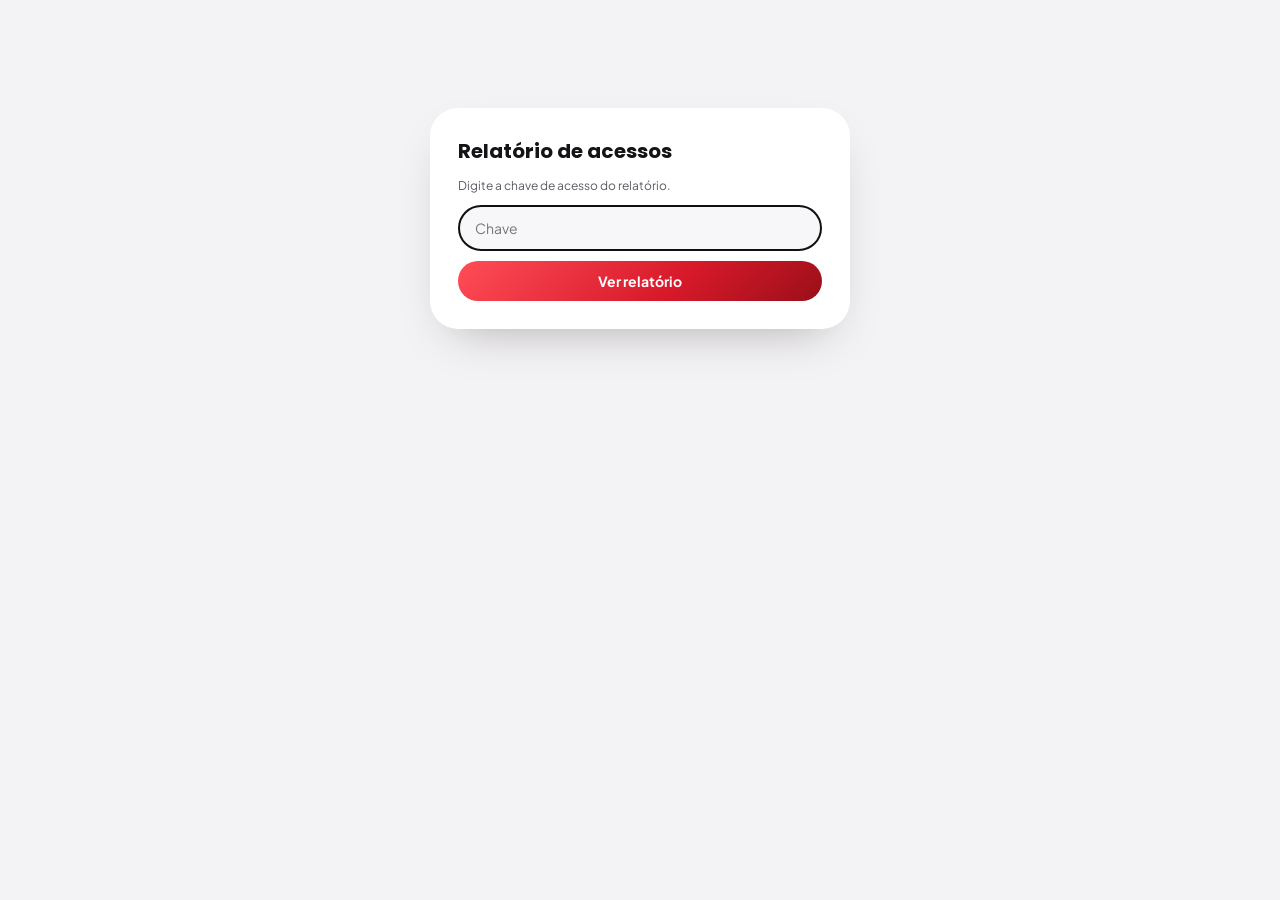
<file: apronova-leads/relatorio.html>
<!doctype html>
<html lang="pt-BR"><head><meta charset="utf-8"><meta name="viewport" content="width=device-width,initial-scale=1,viewport-fit=cover">
<meta name="robots" content="noindex,nofollow">
<title>Acessos · Apronova Leads</title>
<link rel="stylesheet" href="https://fonts.googleapis.com/css2?family=Poppins:wght@500;600&family=Plus+Jakarta+Sans:wght@400;500;600;700&family=JetBrains+Mono:wght@500&display=swap">
<style>
:root{--bg:#f3f3f5;--card:#fff;--fg:#141417;--muted:#5b5b65;--line:rgba(20,20,26,.08);--accent:#d7192a;--ink:#0d0d0f;
--fd:"Poppins","Helvetica Neue",Arial,sans-serif;--fb:"Plus Jakarta Sans",system-ui,sans-serif;--fm:"JetBrains Mono",ui-monospace,Menlo,monospace;color-scheme:light}
*{box-sizing:border-box}html,body{margin:0}body{background:var(--bg);color:var(--fg);font-family:var(--fb);font-size:14px}
.wrap{max-width:1180px;margin:0 auto;padding:24px 16px 60px;display:flex;flex-direction:column;gap:18px}
.hero{border-radius:28px;padding:24px 26px;color:#f3f3f5;display:flex;align-items:center;gap:18px;flex-wrap:wrap;background:radial-gradient(120% 140% at 100% 0%,rgba(225,29,42,.6),transparent 55%),radial-gradient(100% 120% at 0% 100%,rgba(122,10,18,.55),transparent 60%),var(--ink)}
.hero img.s{height:44px}.hero img.w{height:16px;display:block;margin-bottom:6px}
.hero h1{margin:0;font-family:var(--fd);font-weight:600;font-size:24px}.hero p{margin:2px 0 0;color:#b4b4bd}
.hero .grow{flex:1}
.btn{border:0;border-radius:999px;padding:11px 18px;font-weight:700;cursor:pointer;font:inherit;font-weight:700}
.btn.p{color:#fff;background:linear-gradient(135deg,#ff4d57,#d7192a 60%,#9a0f18)}
.btn.g{background:rgba(255,255,255,.12);color:#fff}
.stats{display:grid;grid-template-columns:repeat(auto-fit,minmax(170px,1fr));gap:14px}
.stat{background:var(--card);border-radius:22px;padding:16px 18px;box-shadow:0 10px 28px -18px rgba(30,10,14,.3)}
.stat b{display:block;font-family:var(--fd);font-size:26px;font-weight:600;font-variant-numeric:tabular-nums}
.stat span{color:var(--muted);font-size:12px;font-weight:700;text-transform:uppercase;letter-spacing:.07em}
.card{background:var(--card);border-radius:24px;padding:8px;box-shadow:0 10px 28px -18px rgba(30,10,14,.3)}
.tools{display:flex;gap:10px;flex-wrap:wrap;align-items:center;padding:10px 10px 4px}
.tools input,.tools select{border:1px solid var(--line);background:#f7f7f9;border-radius:999px;padding:9px 14px;font:inherit;min-width:0}
.x{overflow-x:auto}
table{width:100%;border-collapse:collapse;min-width:820px}
th{text-align:left;font-size:11px;text-transform:uppercase;letter-spacing:.07em;color:var(--muted);padding:12px;border-bottom:1px solid var(--line)}
td{padding:12px;border-bottom:1px solid var(--line);vertical-align:top}
tr:last-child td{border-bottom:0}
.n{font-weight:700}.m{color:var(--muted);font-size:12px}
.mono{font-family:var(--fm);font-variant-numeric:tabular-nums}
.chips{display:flex;flex-wrap:wrap;gap:5px}
.chip{background:#f3f3f5;border-radius:999px;padding:3px 10px;font-size:12px;font-weight:600}
.chip i{font-style:normal;color:var(--accent);margin-left:4px;font-family:var(--fm);font-size:11px}
.live{display:inline-flex;align-items:center;gap:6px;color:#1f9b66;font-weight:700;font-size:12px}
.live::before{content:"";width:8px;height:8px;border-radius:50%;background:#1f9b66;box-shadow:0 0 0 4px rgba(31,155,102,.18)}
details summary{cursor:pointer;color:var(--accent);font-weight:700;font-size:12px}
details ol{margin:8px 0 0;padding-left:18px;max-height:220px;overflow:auto;font-size:12.5px;line-height:1.55}
.empty{padding:40px;text-align:center;color:var(--muted)}
.lock{max-width:420px;margin:12vh auto 0;background:var(--card);border-radius:28px;padding:28px;display:flex;flex-direction:column;gap:12px;box-shadow:0 20px 50px -24px rgba(30,10,14,.35)}
.lock h1{margin:0;font-family:var(--fd);font-size:20px}.lock input{border:1px solid var(--line);background:#f7f7f9;border-radius:999px;padding:13px 16px;font:inherit}
.err{color:#cf1f3d;font-weight:600;font-size:13px}
.ped-h{display:flex;align-items:center;gap:10px;margin-bottom:10px}.ped-h h2{margin:0;font-family:var(--fd);font-size:17px;font-weight:600}
.badge{background:#d7192a;color:#fff;border-radius:999px;padding:2px 9px;font-size:12px;font-weight:700}
.prow{display:flex;align-items:center;gap:12px;padding:12px 0;border-top:1px solid var(--line);flex-wrap:wrap}
.prow .who{flex:1;min-width:180px}.st{font-size:12px;font-weight:700;border-radius:999px;padding:3px 10px}
.st.pendente{background:#fff4e0;color:#a66300}.st.liberado{background:#e3f6ec;color:#1f7a50}.st.negado{background:#fde8eb;color:#b3122a}
.btn.ok{background:#1f9b66;color:#fff}.btn.no{background:#f3f3f5;color:#141417}.btn.sm{padding:7px 14px;font-size:13px}
[hidden]{display:none!important}
</style></head><body>
<div id="lock" class="lock" hidden>
  <h1>Relatório de acessos</h1><p class="m" style="margin:0">Digite a chave de acesso do relatório.</p>
  <form id="lf" style="display:flex;flex-direction:column;gap:10px"><input id="k" type="password" placeholder="Chave" autocomplete="current-password"><button class="btn p" type="submit">Ver relatório</button></form>
  <div class="err" id="le" hidden>Chave inválida.</div>
</div>
<main class="wrap" id="app" hidden>
  <section class="hero"><img class="s" src="[data-uri]" alt=""><div class="grow"><img class="w" src="[data-uri]" alt="APRONOVA"><h1>Relatório de acessos</h1><p id="upd">Carregando…</p></div><button class="btn g" id="rf" type="button">Atualizar</button></section>
  <section class="card" id="ped" style="padding:16px 18px"></section>
  <section class="stats" id="stats"></section>
  <section class="card"><div class="tools"><input id="q" placeholder="Filtrar por nome"><select id="per"><option value="all">Todo o período</option><option value="1">Hoje</option><option value="7" selected>Últimos 7 dias</option><option value="30">Últimos 30 dias</option></select></div>
  <div class="x"><table><thead><tr><th>Quem</th><th>Entrou</th><th>Tempo ativo</th><th>Telas visitadas</th><th>O que fez</th><th>Dispositivo</th></tr></thead><tbody id="tb"></tbody></table></div></section>
</main>
<script>
const URL_RPC='https://fqejpktqanhugphknlwx.supabase.co/rest/v1/rpc/apronova_relatorio',KEY='sb_publishable_WhUKb2sZFAfYSAzCqltFQg_algQP3Zu';
let rows=[],chave='';
const $=s=>document.querySelector(s);
const esc=s=>String(s??'').replace(/[&<>"']/g,c=>({'&':'&amp;','<':'&lt;','>':'&gt;','"':'&quot;',"'":'&#39;'}[c]));
const dur=s=>{s=+s||0;const h=Math.floor(s/3600),m=Math.floor(s%3600/60),x=s%60;return h?`${h}h ${String(m).padStart(2,'0')}min`:m?`${m}min ${String(x).padStart(2,'0')}s`:`${x}s`};
const dt=iso=>new Date(iso).toLocaleString('pt-BR',{day:'2-digit',month:'short',hour:'2-digit',minute:'2-digit'}).replace('.','');
const tm=iso=>new Date(iso).toLocaleTimeString('pt-BR',{hour:'2-digit',minute:'2-digit',second:'2-digit'});
const RPC=n=>'https://fqejpktqanhugphknlwx.supabase.co/rest/v1/rpc/'+n;
let peds=[],showAll=false;
async function call(n,b){const r=await fetch(RPC(n),{method:'POST',headers:{apikey:KEY,'Content-Type':'application/json'},body:JSON.stringify(b)});if(!r.ok)throw new Error(r.status);const t=await r.text();return t?JSON.parse(t):null}
async function loadPeds(){try{peds=await call('apronova_pedidos_lista',{chave})||[];renderPeds()}catch(e){}}
function renderPeds(){const pend=peds.filter(p=>p.status==='pendente');const list=showAll?peds.slice(0,40):pend;
  $('#ped').innerHTML=`<div class="ped-h"><h2>Pedidos de liberação</h2>${pend.length?`<span class="badge">${pend.length} aguardando</span>`:''}<span style="flex:1"></span><button class="btn no sm" id="pall" type="button">${showAll?'Só pendentes':'Ver todos'}</button></div>
  ${list.length?list.map(p=>`<div class="prow"><div class="who"><div class="n">${esc(p.nome)}</div><div class="m">${esc(p.contato||'sem contato')} · ${esc(p.dispositivo||'')} · pediu ${dt(p.criado)}</div></div><span class="st ${p.status}">${p.status}</span>${p.status!=='liberado'?`<button class="btn ok sm" data-dec="liberado" data-id="${esc(p.id)}">Liberar</button>`:''}${p.status!=='negado'?`<button class="btn no sm" data-dec="negado" data-id="${esc(p.id)}">${p.status==='liberado'?'Bloquear':'Negar'}</button>`:''}</div>`).join(''):'<div class="m" style="padding:6px 0">Nenhum pedido aguardando.</div>'}`;
  $('#pall').onclick=()=>{showAll=!showAll;renderPeds()};
}
document.addEventListener('click',async e=>{const b=e.target.closest('[data-dec]');if(!b)return;b.disabled=true;try{await call('apronova_decidir',{chave,pid:b.dataset.id,novo:b.dataset.dec});await loadPeds()}catch(x){b.disabled=false;alert('Não foi possível salvar.')}});
async function load(){loadPeds();
  const r=await fetch(URL_RPC,{method:'POST',headers:{apikey:KEY,'Content-Type':'application/json'},body:JSON.stringify({chave})});
  if(!r.ok){if(r.status===401||r.status===403||r.status===400){try{sessionStorage.removeItem('rk')}catch(e){};showLock(true);return}throw new Error('falha')}
  rows=await r.json();try{sessionStorage.setItem('rk',chave)}catch(e){}
  $('#lock').hidden=true;$('#app').hidden=false;$('#upd').textContent='Atualizado às '+new Date().toLocaleTimeString('pt-BR',{hour:'2-digit',minute:'2-digit'});render();
}
function render(){
  const q=$('#q').value.trim().toLowerCase(),per=$('#per').value;const since=per==='all'?0:(()=>{const d=new Date();d.setHours(0,0,0,0);d.setDate(d.getDate()-(+per-1));return d.getTime()})();
  const R=rows.filter(x=>(!q||x.nome.toLowerCase().includes(q))&&new Date(x.inicio).getTime()>=since);
  const people=new Set(R.map(x=>x.nome.trim().toLowerCase())).size;const tot=R.reduce((s,x)=>s+(x.segundos||0),0);
  const live=R.filter(x=>Date.now()-new Date(x.ultimo).getTime()<90000).length;
  $('#stats').innerHTML=[['Acessos',R.length],['Pessoas',people],['Tempo total',dur(tot)],['Tempo médio',dur(R.length?Math.round(tot/R.length):0)],['Online agora',live]].map(([l,v])=>`<div class="stat"><span>${l}</span><b>${v}</b></div>`).join('');
  $('#tb').innerHTML=R.length?R.map(x=>{const on=Date.now()-new Date(x.ultimo).getTime()<90000;const telas=Object.entries(x.telas||{}).sort((a,b)=>b[1]-a[1]);const ev=(x.eventos||[]);
    return `<tr><td><div class="n">${esc(x.nome)}</div>${on?'<span class="live">online agora</span>':`<div class="m">última atividade ${dt(x.ultimo)}</div>`}</td>
    <td class="mono">${dt(x.inicio)}</td><td class="mono"><b>${dur(x.segundos)}</b></td>
    <td><div class="chips">${telas.map(([k,v])=>`<span class="chip">${esc(k)}<i>${dur(v)}</i></span>`).join('')||'<span class="m">nenhuma</span>'}</div></td>
    <td>${ev.length?`<details><summary>${ev.length} registros</summary><ol>${ev.map(e=>`<li><span class="mono m">${tm(e.t)}</span> ${esc(e.e)}</li>`).join('')}</ol></details>`:'<span class="m">nada</span>'}</td>
    <td class="m">${esc(x.dispositivo||'')}</td></tr>`}).join(''):`<tr><td colspan="6"><div class="empty">Nenhum acesso neste período.</div></td></tr>`;
}
function showLock(err){$('#app').hidden=true;$('#lock').hidden=false;$('#le').hidden=!err;setTimeout(()=>$('#k').focus(),50)}
$('#lf').addEventListener('submit',e=>{e.preventDefault();chave=$('#k').value.trim();if(chave)load().catch(()=>{$('#le').textContent='Não foi possível carregar. Tente de novo.';$('#le').hidden=false})});
$('#rf').addEventListener('click',()=>load().catch(()=>{}));
$('#q').addEventListener('input',render);$('#per').addEventListener('change',render);
setInterval(()=>{if(chave&&!document.hidden)load().catch(()=>{})},60000);
setInterval(()=>{if(chave&&!document.hidden&&!$('#app').hidden)loadPeds()},10000);
const u=new URLSearchParams(location.search);chave=u.get('k')||(()=>{try{return sessionStorage.getItem('rk')||''}catch(e){return''}})();
if(u.get('k'))history.replaceState(null,'',location.pathname);
if(chave)load().catch(()=>showLock(true));else showLock(false);
</script></body></html>
</file>
<file: style.css>
:root{--red:#B3151F;--red-hot:#E3242B;--red-deep:#6E0A11;--night:#111013;--night-2:#1A171A;--night-line:#2E282C;--night-ink:#F4EFEF;--night-muted:#A89CA0;--bg:#F4F2F2;--surface:#FFFFFF;--surface-2:#ECE8E9;--ink:#1A1315;--muted:#655A5E;--line:#E0D9DB;--accent:#B3151F;--accent-soft:#FBEAEB;--lane:#CFC6C8;--ok:#1F7A4D;--ok-soft:#E4F3EA;--no:#B3151F;--no-soft:#FBEAEB;--shadow:0 1px 0 rgba(26,19,21,.04),0 18px 40px -24px rgba(26,19,21,.28);--f-display:"Archivo","Arial Narrow",system-ui,sans-serif;--f-body:"Instrument Sans",system-ui,-apple-system,"Segoe UI",sans-serif;--f-mono:"JetBrains Mono",ui-monospace,"SFMono-Regular",Menlo,monospace;--gutter:clamp(20px,5vw,64px);--cut:18px;--shade:rgba(40,20,24,.30);color-scheme:light}
@media (prefers-color-scheme: dark){:root:not([data-theme="light"]){--bg:#121013;--surface:#1B171A;--surface-2:#241F22;--ink:#F3EEEF;--muted:#AA9EA2;--line:#332B2F;--accent:#F0444C;--accent-soft:#3A1519;--lane:#3E3438;--ok:#5CC98F;--ok-soft:#153024;--no:#F0444C;--no-soft:#3A1519;--shade:rgba(0,0,0,.65);--shadow:0 1px 0 rgba(0,0,0,.2),0 18px 40px -24px rgba(0,0,0,.7);color-scheme:dark}
}
:root[data-theme="dark"]{--bg:#121013;--surface:#1B171A;--surface-2:#241F22;--ink:#F3EEEF;--muted:#AA9EA2;--line:#332B2F;--accent:#F0444C;--accent-soft:#3A1519;--lane:#3E3438;--ok:#5CC98F;--ok-soft:#153024;--no:#F0444C;--no-soft:#3A1519;--shade:rgba(0,0,0,.65);--shadow:0 1px 0 rgba(0,0,0,.2),0 18px 40px -24px rgba(0,0,0,.7);color-scheme:dark}
*{box-sizing:border-box}
html{scroll-behavior:smooth;scroll-padding-top:84px}
body{margin:0;background:var(--bg);color:var(--ink);font-family:var(--f-body);font-size:1.0625rem;line-height:1.65;-webkit-font-smoothing:antialiased;overflow-x:hidden}
h1,h2,h3{font-family:var(--f-display);margin:0;text-wrap:balance}
p{margin:0}
a{color:inherit}
svg{display:block}
.sr{position:absolute;width:1px;height:1px;overflow:hidden;clip:rect(0 0 0 0);white-space:nowrap}
:focus-visible{outline:2px solid var(--red-hot);outline-offset:3px}
.wrap{width:100%;max-width:1240px;margin-inline:auto;padding-inline:var(--gutter)}
.label{font-family:var(--f-mono);font-size:.75rem;letter-spacing:.14em;text-transform:uppercase;font-weight:500}
.ico{width:24px;height:24px;fill:none;stroke:currentColor;stroke-width:1.75;stroke-linecap:round;stroke-linejoin:round;flex:none}
.chamfer{clip-path:polygon(0 0,calc(100% - var(--cut)) 0,100% var(--cut),100% 100%,0 100%)}
.nav{position:fixed;inset:0 0 auto 0;z-index:50;padding-block:14px;background:linear-gradient(to bottom,rgba(17,16,19,.86),rgba(17,16,19,.62));backdrop-filter:blur(14px) saturate(1.4);-webkit-backdrop-filter:blur(14px) saturate(1.4);border-bottom:1px solid rgba(255,255,255,.06);color:#fff}
.nav .wrap{display:flex;align-items:center;justify-content:space-between;gap:24px}
.brand{display:flex;align-items:center;gap:12px;text-decoration:none}
.brand .m{width:30px;height:auto;fill:var(--red-hot)}
.brand .w{width:118px;height:auto;fill:#fff}
.nav ul{display:flex;gap:4px;list-style:none;margin:0;padding:0}
.nav a.lk{display:block;padding:8px 14px;font-size:.875rem;font-weight:500;text-decoration:none;color:rgba(255,255,255,.72);border-radius:2px;transition:color .2s,background .2s}
.nav a.lk:hover{color:#fff;background:rgba(255,255,255,.07)}
.nav a.lk.on{color:#fff;box-shadow:inset 0 -2px 0 var(--red-hot)}
.nav .cta-mini{font-family:var(--f-mono);font-size:.72rem;letter-spacing:.1em;text-transform:uppercase;text-decoration:none;padding:9px 14px;background:var(--red);color:#fff;clip-path:polygon(0 0,calc(100% - 9px) 0,100% 9px,100% 100%,0 100%)}
@media (max-width: 900px){.nav ul{display:none}
}
.hero{position:relative;isolation:isolate;background:var(--night);color:var(--night-ink);overflow:hidden;padding-block:clamp(128px,16vh,176px) clamp(56px,8vh,88px)}
.hero canvas{position:absolute;inset:0;width:100%;height:100%;z-index:-2}
.hero::before{content:"";position:absolute;inset:0;z-index:-1;background: linear-gradient(90deg,rgba(17,16,19,.94) 0%,rgba(17,16,19,.78) 38%,rgba(17,16,19,.15) 70%,rgba(17,16,19,0) 100%),linear-gradient(to bottom,rgba(17,16,19,.4),rgba(17,16,19,0) 30%,rgba(17,16,19,0) 70%,rgba(17,16,19,.7))}
.hero-grid{display:grid;grid-template-columns:minmax(0,1.75fr) minmax(0,.62fr);gap:clamp(32px,5vw,72px);align-items:center}
.hero .eyebrow{display:inline-flex;align-items:center;gap:12px;color:var(--night-muted);margin-bottom:28px}
.hero .eyebrow::before{content:"";width:36px;height:2px;background:var(--red-hot)}
.h1{font-size:clamp(2.1rem,4.3vw,3.9rem);font-stretch:110%;font-weight:820;line-height:1.0;letter-spacing:-.012em}
.h1 .ln{display:block;animation:rise .9s cubic-bezier(.2,.8,.2,1) both}
.h1 .ln:nth-child(2){animation-delay:.12s}
.h1 .ln:nth-child(3){animation-delay:.24s}
.h1 .dim{color:#fff}
.flow{background:linear-gradient(100deg,#FF4148 0%,#B3151F 18%,#FF6E62 32%,#FFF4F2 40%,#FF3B42 48%,#8E0E16 66%,#E3242B 82%,#FF4148 100%);background-size:300% 100%;-webkit-background-clip:text;background-clip:text;color:transparent;animation:flow 7s linear infinite,rise .9s .24s cubic-bezier(.2,.8,.2,1) both,rumble .55s 1.25s both;filter:drop-shadow(0 0 28px rgba(227,36,43,.35))}
.lead{max-width:36em;margin-top:30px;font-size:clamp(1.05rem,1.3vw,1.2rem);color:#D9CFD1;line-height:1.7}
.hero-actions{display:flex;flex-wrap:wrap;gap:14px;margin-top:38px}
.btn{position:relative;overflow:hidden;display:inline-flex;align-items:center;gap:10px;padding:15px 24px;font-family:var(--f-body);font-weight:600;font-size:1rem;text-decoration:none;border:0;cursor:pointer;clip-path:polygon(0 0,calc(100% - 12px) 0,100% 12px,100% 100%,0 100%);transition:transform .25s}
.btn .ico{width:18px;height:18px;transition:transform .25s}
.btn:hover .ico{transform:translateX(4px)}
.btn-red{background:var(--red);color:#fff}
.btn-red::after,.sheen::after{content:"";position:absolute;inset:0;background:linear-gradient(105deg,transparent 35%,rgba(255,255,255,.55) 48%,rgba(255,236,200,.35) 52%,transparent 62%);background-size:250% 100%;background-position:120% 0;animation:sweep 4.8s ease-in-out infinite;pointer-events:none}
.btn-ghost{background:rgba(255,255,255,.06);color:#fff;box-shadow:inset 0 0 0 1px rgba(255,255,255,.18)}
.btn-ghost:hover{background:rgba(255,255,255,.12)}
.emblem{position:relative;justify-self:center;width:min(100%,300px);text-align:center}
.emblem svg{width:100%;height:auto;overflow:visible;filter:drop-shadow(0 0 48px rgba(227,36,43,.45)) drop-shadow(0 20px 30px rgba(0,0,0,.5));animation:float 6s ease-in-out infinite}
.emblem .tag{margin-top:22px;color:var(--night-muted)}
.emblem .tag b{font-weight:500;color:#fff}
.hero-index{margin-top:clamp(56px,8vh,88px);display:grid;grid-template-columns:repeat(4,minmax(0,1fr));border-top:1px solid rgba(255,255,255,.12)}
.hero-index a{display:flex;gap:14px;align-items:baseline;padding:20px 18px 4px 0;text-decoration:none;color:#E9E1E2;font-weight:500;transition:color .2s}
.hero-index a span{font-family:var(--f-mono);font-size:.75rem;color:var(--red-hot);letter-spacing:.1em}
.hero-index a:hover{color:#fff}
.hero-index a:hover span{animation:tremor .4s}
@media (max-width: 900px){.hero-grid{grid-template-columns:1fr}
.emblem{order:-1;width:150px;justify-self:start;margin-bottom:4px}
.emblem .tag{display:none}
.hero-index{grid-template-columns:repeat(2,minmax(0,1fr))}
.hero::before{background:linear-gradient(to bottom,rgba(17,16,19,.55),rgba(17,16,19,.86) 40%,rgba(17,16,19,.92))}
}
@media (max-width: 560px){.h1{font-stretch:104%}
}
.tape{position:relative;height:26px;overflow:hidden;background: repeating-linear-gradient(90deg,var(--red-hot) 0 72px,#F7F2F2 72px 144px)}
.tape::before{content:"";position:absolute;inset:0;background:repeating-linear-gradient(60deg,rgba(255,255,255,.14) 0 2px,rgba(0,0,0,.05) 2px 5px);mix-blend-mode:overlay}
.tape::after{content:"";position:absolute;inset:0;background:linear-gradient(100deg,transparent 38%,rgba(255,255,255,.95) 47%,rgba(255,214,170,.6) 50%,rgba(170,230,255,.45) 53%,transparent 62%);background-size:260% 100%;background-position:130% 0;animation:sweep 5.5s cubic-bezier(.5,0,.3,1) infinite;mix-blend-mode:screen}
.tape.slim{height:12px}
.route{position:relative}
.route::before{content:"";position:absolute;top:0;bottom:0;left:calc(max(var(--gutter),(100% - 1240px)/2 + var(--gutter)) + 27px);width:4px;background:repeating-linear-gradient(to bottom,var(--lane) 0 34px,transparent 34px 72px);animation:roll linear both;animation-timeline:scroll(root)}
@media (max-width: 900px){.route::before{display:none}
}
.sec{position:relative;padding-block:clamp(88px,11vw,148px) 0}
.sec:last-child{padding-bottom:clamp(88px,11vw,148px)}
.sec-head{display:grid;grid-template-columns:58px minmax(0,1fr);gap:clamp(20px,3vw,44px);align-items:start;margin-bottom:clamp(40px,5vw,64px)}
.plate{position:relative;z-index:1;width:58px;height:58px;display:grid;place-items:center;background:var(--red);color:#fff;font-family:var(--f-display);font-stretch:120%;font-weight:800;font-size:1.2rem;clip-path:polygon(0 0,calc(100% - 12px) 0,100% 12px,100% 100%,0 100%);box-shadow:0 0 0 6px var(--bg)}
.sec-head .label{color:var(--accent);margin-bottom:12px;display:block}
.h2{font-size:clamp(2rem,4vw,3.4rem);font-stretch:112%;font-weight:780;line-height:1.04;letter-spacing:-.01em}
.intro{margin-top:18px;max-width:40em;color:var(--muted);font-size:1.125rem}
.body{margin-left:calc(58px + clamp(20px,3vw,44px))}
@media (max-width: 900px){.sec-head{grid-template-columns:1fr;gap:18px}
.plate{width:48px;height:48px;font-size:1rem;box-shadow:none}
.body{margin-left:0}
}
.h3{font-size:1.22rem;font-stretch:106%;font-weight:680;line-height:1.25;letter-spacing:-.005em}
.muted{color:var(--muted)}
@supports (animation-timeline: view()){.reveal{animation:lift linear both;animation-timeline:view();animation-range:entry 0% entry 55%}
}
.lit{position:relative;isolation:isolate}
.lit::before{content:"";position:absolute;inset:0;z-index:-1;pointer-events:none;opacity:0;transition:opacity .35s;background:radial-gradient(320px circle at var(--mx,50%) var(--my,50%),color-mix(in srgb,var(--accent) 14%,transparent),transparent 65%)}
.lit:hover::before{opacity:1}
.marca{display:grid;grid-template-columns:minmax(0,1fr) minmax(0,440px);gap:clamp(40px,6vw,88px);align-items:start}
.pillars{display:grid;gap:0}
.pillar{display:grid;grid-template-columns:52px minmax(0,1fr);gap:22px;padding-block:30px;border-top:1px solid var(--line)}
.pillar:last-child{border-bottom:1px solid var(--line)}
.pillar .ib{width:52px;height:52px;display:grid;place-items:center;background:var(--accent-soft);color:var(--accent);border-radius:50%}
.pillar:hover .ib .ico{animation:tremor .45s}
.pillar p{margin-top:8px;color:var(--muted);max-width:34em}
.pillar .key{display:inline-block;font-family:var(--f-mono);font-size:.72rem;letter-spacing:.08em;color:var(--accent);margin-left:8px;vertical-align:2px}
.feed-cap{display:flex;justify-content:space-between;margin-top:12px;color:var(--muted)}
@media (max-width: 900px){.marca{grid-template-columns:1fr}
}
.lanes{position:relative;display:grid;grid-template-columns:repeat(2,minmax(0,1fr));background:var(--surface);border:1px solid var(--line);box-shadow:var(--shadow);--cut:28px}
.lanes::after{content:"";position:absolute;top:28px;bottom:28px;left:50%;width:3px;transform:translateX(-50%);background:repeating-linear-gradient(to bottom,var(--lane) 0 22px,transparent 22px 44px);animation:dash 2.2s linear infinite}
.lane{padding:clamp(28px,4vw,52px)}
.lane.inst{background:linear-gradient(160deg,var(--accent-soft),transparent 55%)}
.sign{display:inline-flex;align-items:center;gap:10px;padding:8px 14px 8px 10px;background:var(--ink);color:var(--bg);clip-path:polygon(0 0,calc(100% - 10px) 0,100% 50%,calc(100% - 10px) 100%,0 100%);padding-right:24px}
.sign .ico{width:18px;height:18px}
.lane .h3{font-size:clamp(1.4rem,2vw,1.75rem);margin-top:22px}
.who{margin-top:10px;color:var(--muted);font-size:.95rem}
.who b{font-weight:600;color:var(--ink)}
.steps{list-style:none;margin:28px 0 0;padding:0;counter-reset:s;display:grid;gap:0}
.steps li{counter-increment:s;position:relative;display:grid;grid-template-columns:34px minmax(0,1fr);gap:16px;padding-bottom:20px}
.steps li::before{content:counter(s);width:34px;height:34px;display:grid;place-items:center;border:1.5px solid var(--accent);color:var(--accent);font-family:var(--f-mono);font-size:.8rem;border-radius:50%;background:var(--surface)}
.steps li:not(:last-child)::after{content:"";position:absolute;left:16px;top:36px;bottom:2px;width:2px;background:linear-gradient(var(--accent),transparent)}
.steps li:last-child::before{background:var(--accent);color:#fff}
.steps span{padding-top:5px;line-height:1.5}
.steps small{display:block;color:var(--muted);font-size:.85rem}
.or{display:grid;gap:14px;margin-top:28px}
.opt{display:grid;grid-template-columns:44px minmax(0,1fr);gap:16px;align-items:center;padding:18px;border:1px solid var(--line);background:var(--surface);transition:border-color .25s,transform .25s}
.opt:hover{border-color:var(--accent);transform:translateX(4px)}
.opt .ib{width:44px;height:44px;display:grid;place-items:center;background:var(--surface-2);color:var(--accent);border-radius:50%}
.opt p{line-height:1.45}
.opt small{display:block;color:var(--muted);font-size:.85rem}
.sep{display:flex;align-items:center;gap:12px;color:var(--muted)}
.sep::before,.sep::after{content:"";flex:1;height:1px;background:var(--line)}
.quality{margin-top:clamp(40px,5vw,56px);display:grid;grid-template-columns:minmax(0,.7fr) minmax(0,2.4fr);gap:clamp(24px,4vw,56px);align-items:center;padding-block:34px;border-block:1px solid var(--line)}
.quality .h3{display:flex;align-items:center;gap:12px}
.quality .h3 .ico{color:var(--accent)}
.qgrid{display:grid;grid-template-columns:repeat(4,minmax(0,1fr));gap:20px}
.q{display:grid;gap:10px;align-content:start}
.q .ib{width:46px;height:46px;display:grid;place-items:center;border:1px solid var(--line);color:var(--accent);border-radius:50%;transition:background .25s,color .25s}
.q:hover .ib{background:var(--accent);color:#fff}
.q:hover .ib .ico{animation:tremor .45s}
.q p{font-weight:600;line-height:1.3}
.q small{color:var(--muted);font-size:.85rem;line-height:1.4;font-weight:400}
@media (max-width: 900px){.lanes{grid-template-columns:1fr}
.lanes::after{top:50%;bottom:auto;left:28px;right:28px;width:auto;height:3px;transform:none;background:repeating-linear-gradient(to right,var(--lane) 0 22px,transparent 22px 44px)}
.quality{grid-template-columns:1fr}
.qgrid{grid-template-columns:repeat(2,minmax(0,1fr))}
}
.care{display:grid;grid-template-columns:repeat(3,minmax(0,1fr));gap:18px}
.cc{background:var(--surface);border:1px solid var(--line);padding:clamp(26px,3vw,36px);display:grid;align-content:start;gap:14px;transition:transform .3s,box-shadow .3s}
.cc:hover{transform:translateY(-4px);box-shadow:var(--shadow)}
.cc .ib{width:54px;height:54px;display:grid;place-items:center;border-radius:50%;background:var(--accent-soft);color:var(--accent)}
.cc:hover .ib .ico{animation:tremor .5s}
.cc p{color:var(--muted)}
.cc.wide{grid-column:1 / -1;grid-template-columns:minmax(0,1fr) minmax(0,1fr);gap:clamp(24px,4vw,64px);align-items:center;background:var(--ink);color:var(--bg);border-color:var(--ink);--cut:30px}
.cc.wide p{color:color-mix(in srgb,var(--bg) 72%,transparent)}
.cc.wide .ib{background:color-mix(in srgb,var(--bg) 10%,transparent);color:var(--red-hot)}
.cc.wide .h3{font-size:clamp(1.5rem,2.4vw,2rem)}
.cc .btn-sm{justify-self:start;margin-top:6px;padding:12px 20px;font-size:.95rem}
.say{display:grid;gap:12px}
.say .row{display:grid;grid-template-columns:auto minmax(0,1fr);gap:16px;align-items:center;padding:18px 20px;border:1px solid color-mix(in srgb,var(--bg) 16%,transparent)}
.say .row.yes{background:color-mix(in srgb,var(--bg) 6%,transparent)}
.say .tagp{font-family:var(--f-mono);font-size:.7rem;letter-spacing:.14em;text-transform:uppercase;padding:5px 9px;border-radius:2px}
.say .yes .tagp{background:#1F7A4D;color:#fff}
.say .no .tagp{background:var(--red-hot);color:#fff}
.say .w{font-family:var(--f-display);font-stretch:110%;font-weight:700;font-size:clamp(1.1rem,1.8vw,1.4rem);line-height:1.2}
.say .no .w{text-decoration:line-through;text-decoration-color:var(--red-hot);text-decoration-thickness:3px;opacity:.72}
.say .no:hover .w{animation:tremor .45s}
.alert .ib .ico{animation:tremor-idle 3.2s infinite}
.alert .ib{position:relative}
.alert .ib::after{content:"";position:absolute;inset:0;border-radius:50%;box-shadow:0 0 0 0 color-mix(in srgb,var(--accent) 45%,transparent);animation:ping 3.2s infinite}
@media (max-width: 980px){.care{grid-template-columns:1fr}
.cc.wide{grid-template-columns:1fr}
}
.road{position:relative;display:grid;grid-template-columns:repeat(4,minmax(0,1fr));gap:20px;padding-top:8px}
.road::before{content:"";position:absolute;left:0;right:0;top:34px;height:14px;background:var(--night);clip-path:polygon(0 0,100% 0,100% 100%,0 100%)}
.road::after{content:"";position:absolute;left:0;right:0;top:40px;height:2px;background:repeating-linear-gradient(90deg,#F5D68A 0 26px,transparent 26px 52px);animation:dash-x 1.6s linear infinite}
.stop{position:relative;z-index:1;display:grid;gap:12px;align-content:start}
.km{width:66px;height:66px;display:grid;place-items:center;background:var(--surface);border:2px solid var(--ink);color:var(--ink);font-family:var(--f-display);font-stretch:120%;font-weight:800;font-size:1.3rem;clip-path:polygon(0 0,calc(100% - 14px) 0,100% 14px,100% 100%,0 100%);transition:background .25s,color .25s,border-color .25s}
.stop:hover .km{background:var(--red);color:#fff;border-color:var(--red);animation:tremor .45s}
.stop .h3{margin-top:10px}
.stop p{color:var(--muted);font-size:.98rem}
.enforce{margin-top:clamp(48px,6vw,72px);display:grid;grid-template-columns:minmax(0,1fr) minmax(0,1.3fr);gap:clamp(24px,4vw,64px);align-items:center;padding:clamp(28px,4vw,48px);background:var(--surface);border:1px solid var(--line);--cut:28px}
.enforce .ib{width:54px;height:54px;display:grid;place-items:center;border-radius:50%;background:var(--accent-soft);color:var(--accent);margin-bottom:18px}
.enforce>div>p{color:var(--muted);margin-top:10px}
.levels{display:grid;gap:12px}
.lvl{display:grid;grid-template-columns:auto minmax(0,1fr);gap:18px;align-items:center;padding:18px 20px;background:var(--surface-2)}
.lvl .bar{display:flex;gap:4px}
.lvl .bar i{width:10px;height:26px;background:var(--lane)}
.lvl.l1 .bar i:nth-child(-n+1),.lvl.l2 .bar i:nth-child(-n+3){background:var(--accent)}
.lvl.l2{background:var(--accent-soft)}
.lvl p{line-height:1.45}
.lvl small{display:block;color:var(--muted);font-size:.85rem}
@media (max-width: 900px){.road{grid-template-columns:1fr;gap:28px;padding-left:0}
.road::before{left:26px;right:auto;top:0;bottom:0;width:14px;height:auto}
.road::after{left:32px;right:auto;top:0;bottom:0;width:2px;height:auto;background:repeating-linear-gradient(to bottom,#F5D68A 0 26px,transparent 26px 52px);animation:dash-y 1.6s linear infinite}
.stop{grid-template-columns:66px minmax(0,1fr);column-gap:20px}
.stop .km{grid-row:span 3}
.stop .h3{margin-top:0}
.enforce{grid-template-columns:1fr}
}
.check{background:var(--night);color:var(--night-ink);padding-block:clamp(88px,11vw,140px)}
.check-grid{display:grid;grid-template-columns:minmax(0,.9fr) minmax(0,1.2fr);gap:clamp(40px,6vw,96px);align-items:start}
.check .label{color:var(--red-hot);display:block;margin-bottom:14px}
.check .h2{color:#fff}
.check .intro{color:var(--night-muted)}
.meter{margin-top:40px}
.meter .tape6{display:grid;grid-template-columns:repeat(6,1fr);height:30px;gap:0;position:relative;overflow:hidden}
.meter .tape6 i{background:#2A2427;transition:background .35s,box-shadow .35s}
.meter .tape6 i:nth-child(2n){background:#312B2E}
.meter .tape6 i.on{background:var(--red-hot);box-shadow:0 0 22px rgba(227,36,43,.6)}
.meter .tape6 i.on:nth-child(2n){background:#F7F2F2;box-shadow:0 0 22px rgba(255,255,255,.35)}
.meter .tape6::after{content:"";position:absolute;inset:0;background:linear-gradient(100deg,transparent 38%,rgba(255,255,255,.7) 48%,rgba(170,230,255,.4) 53%,transparent 62%);background-size:260% 100%;background-position:130% 0;animation:sweep 4.5s ease-in-out infinite;mix-blend-mode:screen;opacity:0;transition:opacity .4s}
.meter.full .tape6::after{opacity:1}
.meter .count{display:flex;justify-content:space-between;align-items:baseline;margin-top:18px;gap:16px}
.meter .num{font-family:var(--f-display);font-stretch:120%;font-weight:800;font-size:2.6rem;line-height:1;font-variant-numeric:tabular-nums;color:#fff}
.meter .num small{font-size:1rem;color:var(--night-muted);font-weight:500}
.msg{margin-top:18px;min-height:3.3em;color:#E6DDDE;font-size:1.05rem}
.meter.full .msg{color:#8FE3B5}
.reset{margin-top:10px;background:none;border:0;color:var(--night-muted);font:inherit;font-size:.9rem;text-decoration:underline;text-underline-offset:3px;cursor:pointer;padding:4px 0}
.reset:hover{color:#fff}
.items{list-style:none;margin:0;padding:0;display:grid;gap:10px}
.item label{display:grid;grid-template-columns:30px minmax(0,1fr);gap:18px;align-items:center;padding:20px 22px;background:var(--night-2);border:1px solid var(--night-line);cursor:pointer;transition:border-color .25s,background .25s,transform .2s}
.item label:hover{border-color:#4A3F44;transform:translateX(3px)}
.item input{position:absolute;opacity:0;pointer-events:none}
.box{width:30px;height:30px;display:grid;place-items:center;border:1.5px solid #5A4E53;color:transparent;clip-path:polygon(0 0,calc(100% - 8px) 0,100% 8px,100% 100%,0 100%);transition:all .25s}
.box .ico{width:18px;height:18px;stroke-width:2.6}
.item input:checked + label{border-color:rgba(227,36,43,.6);background:linear-gradient(90deg,rgba(227,36,43,.14),var(--night-2) 70%)}
.item input:checked + label .box{background:var(--red-hot);border-color:var(--red-hot);color:#fff;animation:tremor .35s}
.item input:focus-visible + label{outline:2px solid var(--red-hot);outline-offset:2px}
.item .t{line-height:1.45}
.item .t small{display:block;color:var(--night-muted);font-size:.85rem;margin-top:2px}
@media (max-width: 900px){.check-grid{grid-template-columns:1fr}
}
.cta{position:relative;overflow:hidden;background:var(--red);color:#fff}
.cta::after{content:"";position:absolute;inset:0;background:linear-gradient(105deg,transparent 38%,rgba(255,255,255,.18) 48%,rgba(255,236,200,.12) 52%,transparent 62%);background-size:250% 100%;background-position:120% 0;animation:sweep 6s ease-in-out infinite;pointer-events:none}
.cta .wrap{position:relative;z-index:1;display:grid;grid-template-columns:auto minmax(0,1fr) auto;gap:clamp(24px,4vw,48px);align-items:center;padding-block:clamp(56px,7vw,88px)}
.cta .bubble{width:84px;height:84px;border-radius:50%;background:#fff;color:var(--red);display:grid;place-items:center;animation:tremor-idle 4s infinite}
.cta .bubble .ico{width:36px;height:36px}
.cta h2{font-size:clamp(1.8rem,3.6vw,3rem);font-stretch:112%;font-weight:800;line-height:1.05}
.cta p{margin-top:12px;font-size:1.15rem;color:rgba(255,255,255,.86)}
.dest{display:flex;flex-wrap:wrap;gap:10px}
.dest span{padding:12px 18px;border:1px solid rgba(255,255,255,.35);font-weight:600;font-size:.95rem;background:rgba(255,255,255,.06)}
.dest-link{display:inline-flex;align-items:center;gap:10px;padding:12px 18px;border:1px solid rgba(255,255,255,.35);border-radius:2px;font-weight:600;font-size:.95rem;background:rgba(255,255,255,.06);color:#fff;text-decoration:none;position:relative;transition:background .25s,transform .25s,border-color .25s,box-shadow .25s;animation:dest-pulse 2.6s ease-out infinite}
.dest-link .ico{width:18px;height:18px;flex:none;fill:#25D366;stroke:none;transition:fill .25s}
.dest-link:hover,.dest-link:focus-visible{background:#25D366;border-color:#25D366;color:#0B0A0C;transform:translateY(-2px);box-shadow:0 12px 26px -8px rgba(37,211,102,.6);animation:none}
.dest-link:hover .ico,.dest-link:focus-visible .ico{fill:#0B0A0C}
@keyframes dest-pulse{0%{box-shadow:0 0 0 0 rgba(37,211,102,.5)}70%{box-shadow:0 0 0 12px rgba(37,211,102,0)}100%{box-shadow:0 0 0 0 rgba(37,211,102,0)}}
@media (prefers-reduced-motion: reduce){.dest-link{animation:none}}
.cta .ghost{position:absolute;right:-40px;bottom:-60px;width:340px;fill:rgba(255,255,255,.07);z-index:0;pointer-events:none}
@media (max-width: 900px){.cta .wrap{grid-template-columns:1fr}
.cta .bubble{width:64px;height:64px}
.cta .bubble .ico{width:28px;height:28px}
}
.foot{background:var(--night);color:var(--night-muted);padding-block:40px}
.foot .wrap{display:flex;flex-wrap:wrap;gap:18px 40px;justify-content:space-between;align-items:center}
.foot .motto{font-family:var(--f-display);font-stretch:112%;font-weight:700;color:#fff;font-size:1.05rem}
.foot .motto em{font-style:normal;color:var(--red-hot)}
.foot .src{font-family:var(--f-mono);font-size:.75rem;letter-spacing:.06em}
@keyframes flow{to{background-position:-300% 0}
}
@keyframes sweep{0%{background-position:130% 0}
55%,100%{background-position:-30% 0}
}
@keyframes rise{from{transform:translateY(.45em);filter:blur(8px)}
to{transform:none;filter:none}
}
@keyframes lift{from{transform:translateY(44px) scale(.985)}
to{transform:none}
}
@keyframes roll{to{background-position:0 1440px}
}
@keyframes dash{to{background-position:0 44px}
}
@keyframes dash-x{to{background-position:-52px 0}
}
@keyframes dash-y{to{background-position:0 -52px}
}
@keyframes float{0%,100%{transform:translateY(0)}
50%{transform:translateY(-10px)}
}
@keyframes spin{to{transform:rotate(360deg)}
}
@keyframes tremor{0%,100%{transform:translate(0,0) rotate(0)}
15%{transform:translate(-2px,1px) rotate(-3deg)}
30%{transform:translate(2px,-1px) rotate(3deg)}
45%{transform:translate(-2px,0) rotate(-2deg)}
60%{transform:translate(1px,1px) rotate(2deg)}
75%{transform:translate(-1px,-1px) rotate(-1deg)}
}
@keyframes tremor-idle{0%,14%,100%{transform:translate(0,0) rotate(0)}
2%{transform:translate(-2px,1px) rotate(-6deg)}
4%{transform:translate(2px,-1px) rotate(6deg)}
6%{transform:translate(-2px,0) rotate(-5deg)}
8%{transform:translate(2px,1px) rotate(4deg)}
10%{transform:translate(-1px,-1px) rotate(-2deg)}
12%{transform:translate(1px,0) rotate(1deg)}
}
@keyframes rumble{0%,100%{transform:translate(0,0)}
12%{transform:translate(-3px,1px)}
24%{transform:translate(3px,-1px)}
36%{transform:translate(-2px,1px)}
48%{transform:translate(2px,0)}
60%{transform:translate(-1px,-1px)}
72%{transform:translate(1px,1px)}
84%{transform:translate(-1px,0)}
}
@keyframes ping{0%{box-shadow:0 0 0 0 color-mix(in srgb,var(--accent) 45%,transparent)}
40%,100%{box-shadow:0 0 0 16px transparent}
}
.presence{display:grid;justify-items:start;align-content:start}
.presence-kicker{color:var(--accent);margin-bottom:18px}
.presence-id{display:flex;gap:16px;align-items:center}
.badge{width:50px;height:58px;flex:none;display:grid;place-items:center;padding-bottom:8px;background:linear-gradient(165deg,var(--red-hot),var(--red) 60%,var(--red-deep));clip-path:polygon(10% 0,90% 0,100% 12%,100% 62%,50% 100%,0 62%,0 12%)}
.badge svg{width:30px;fill:#fff}
.pid-name{font-family:var(--f-display);font-stretch:104%;font-weight:600;font-size:clamp(1.35rem,2vw,1.7rem);line-height:1.1;letter-spacing:-.005em}
.pid-sub{margin-top:4px;color:var(--muted);font-size:1rem}
.device-wrap{position:relative;justify-self:center;width:min(100%,300px);margin:34px 0 0;perspective:1400px}
.device{position:relative;z-index:1;animation:float 7s ease-in-out infinite}
.device-tilt{position:relative;transform:rotateY(var(--ry,-12deg)) rotateX(var(--rx,5deg)) rotateZ(1deg);transition:transform .7s cubic-bezier(.2,.8,.2,1)}
.device-tilt img{display:block;width:100%;height:auto;max-width:100%;filter:drop-shadow(-22px 34px 28px var(--shade)) drop-shadow(0 4px 8px var(--shade))}
.device-sheen{position:absolute;inset:0;pointer-events:none;opacity:0;background:linear-gradient(115deg,transparent 38%,rgba(255,255,255,.5) 48%,rgba(190,233,255,.25) 52%,transparent 62%);background-size:260% 100%;background-position:130% 0;animation:sweep 6.5s ease-in-out infinite;mix-blend-mode:screen;-webkit-mask-size:100% 100%;mask-size:100% 100%;-webkit-mask-repeat:no-repeat;mask-repeat:no-repeat}
.device-sheen.on{opacity:1}
.device-shadow{position:absolute;left:12%;right:0;bottom:-5%;height:9%;background:radial-gradient(closest-side,var(--shade),transparent);filter:blur(10px);animation:shadow 7s ease-in-out infinite}
@keyframes shadow{0%,100%{transform:scale(1);opacity:1}50%{transform:scale(.9);opacity:.7}}
.presence-cap{justify-self:center;margin-top:30px;font-size:.84rem;color:var(--muted);text-align:center}
.presence .feed-cap{width:100%;margin-top:30px}
.rules{list-style:none;padding:0;margin:14px 0 0;display:grid;gap:10px;width:100%}
.rules li{display:grid;grid-template-columns:18px minmax(0,1fr);gap:14px;align-items:start;color:var(--muted);font-size:.98rem;line-height:1.45}
.rules li::before{content:"";width:18px;height:3px;margin-top:.62em;background:var(--accent)}
.rules strong{color:var(--ink);font-weight:600}
.wa-float{position:fixed;right:22px;bottom:22px;z-index:70;width:60px;height:60px;border-radius:50%;background:#25D366;color:#fff;display:grid;place-items:center;text-decoration:none;box-shadow:0 12px 28px -10px rgba(0,0,0,.5);transition:transform .25s,box-shadow .25s}
.wa-float:hover{transform:scale(1.08);box-shadow:0 16px 34px -10px rgba(0,0,0,.55)}
.wa-float .ico{width:30px;height:30px;fill:#fff;stroke:none}
.wa-float-ring{position:absolute;inset:0;border-radius:50%;pointer-events:none;animation:wa-ping 2.4s ease-out infinite}
.wa-float-label{position:absolute;right:calc(100% + 14px);top:50%;transform:translateY(-50%);background:var(--ink);color:#fff;font-family:var(--f-body);font-size:.82rem;font-weight:600;line-height:1.3;padding:9px 14px;border-radius:4px;white-space:nowrap;opacity:1;pointer-events:none;box-shadow:var(--shadow)}
.wa-float-label small{display:block;font-weight:400;font-size:.72rem;color:var(--night-muted)}
.wa-float-label::after{content:"";position:absolute;left:100%;top:50%;transform:translateY(-50%);border:6px solid transparent;border-left-color:var(--ink)}

@keyframes wa-ping{0%{box-shadow:0 0 0 0 rgba(37,211,102,.55)}70%{box-shadow:0 0 0 20px rgba(37,211,102,0)}100%{box-shadow:0 0 0 0 rgba(37,211,102,0)}}
@media (max-width: 600px){.wa-float{right:14px;bottom:14px;width:52px;height:52px}.wa-float .ico{width:26px;height:26px}.wa-float-label{font-size:.72rem;padding:7px 11px;right:calc(100% + 10px)}}

.doc-links{display:grid;gap:10px}
.doc-link{display:grid;grid-template-columns:36px minmax(0,1fr) 18px;gap:14px;align-items:center;padding:13px 16px;background:rgba(255,255,255,.06);border:1px solid rgba(255,255,255,.14);text-decoration:none;transition:background .25s,transform .2s}
.doc-link:hover{background:rgba(255,255,255,.12);transform:translateX(4px)}
.doc-link .ib{width:36px;height:36px;border-radius:50%;background:rgba(255,255,255,.12);color:var(--red-hot);display:grid;place-items:center}
.doc-link .ib .ico{width:17px;height:17px}
.doc-link-t{font-weight:600;font-size:.92rem;color:#fff;line-height:1.3}
.doc-link .arr{width:16px;height:16px;color:rgba(255,255,255,.5);transition:transform .2s}
.doc-link:hover .arr{transform:translateX(3px);color:#fff}
@media (max-width: 560px){.doc-link{grid-template-columns:30px minmax(0,1fr) 16px;padding:12px}.doc-link .ib{width:30px;height:30px}}

@media (max-width: 900px){.device-wrap{width:min(100%,260px)}}
@media (prefers-reduced-motion: reduce){*,*::before,*::after{animation:none !important;transition:none !important}
html{scroll-behavior:auto}
}

.wa-group-wrap{display:flex;justify-content:center;margin-top:22px}
.wa-group-btn{display:inline-flex;align-items:center;gap:10px;padding:14px 28px;background:#25D366;color:#0B0A0C;font-weight:700;font-size:.92rem;text-decoration:none;border-radius:4px;transition:background .25s,transform .2s}
.wa-group-btn .ico{width:19px;height:19px}
.wa-group-btn:hover{background:#1EBE5A;transform:translateY(-2px)}
@media (max-width: 560px){.wa-group-btn{padding:13px 20px;font-size:.86rem}}
</file>
